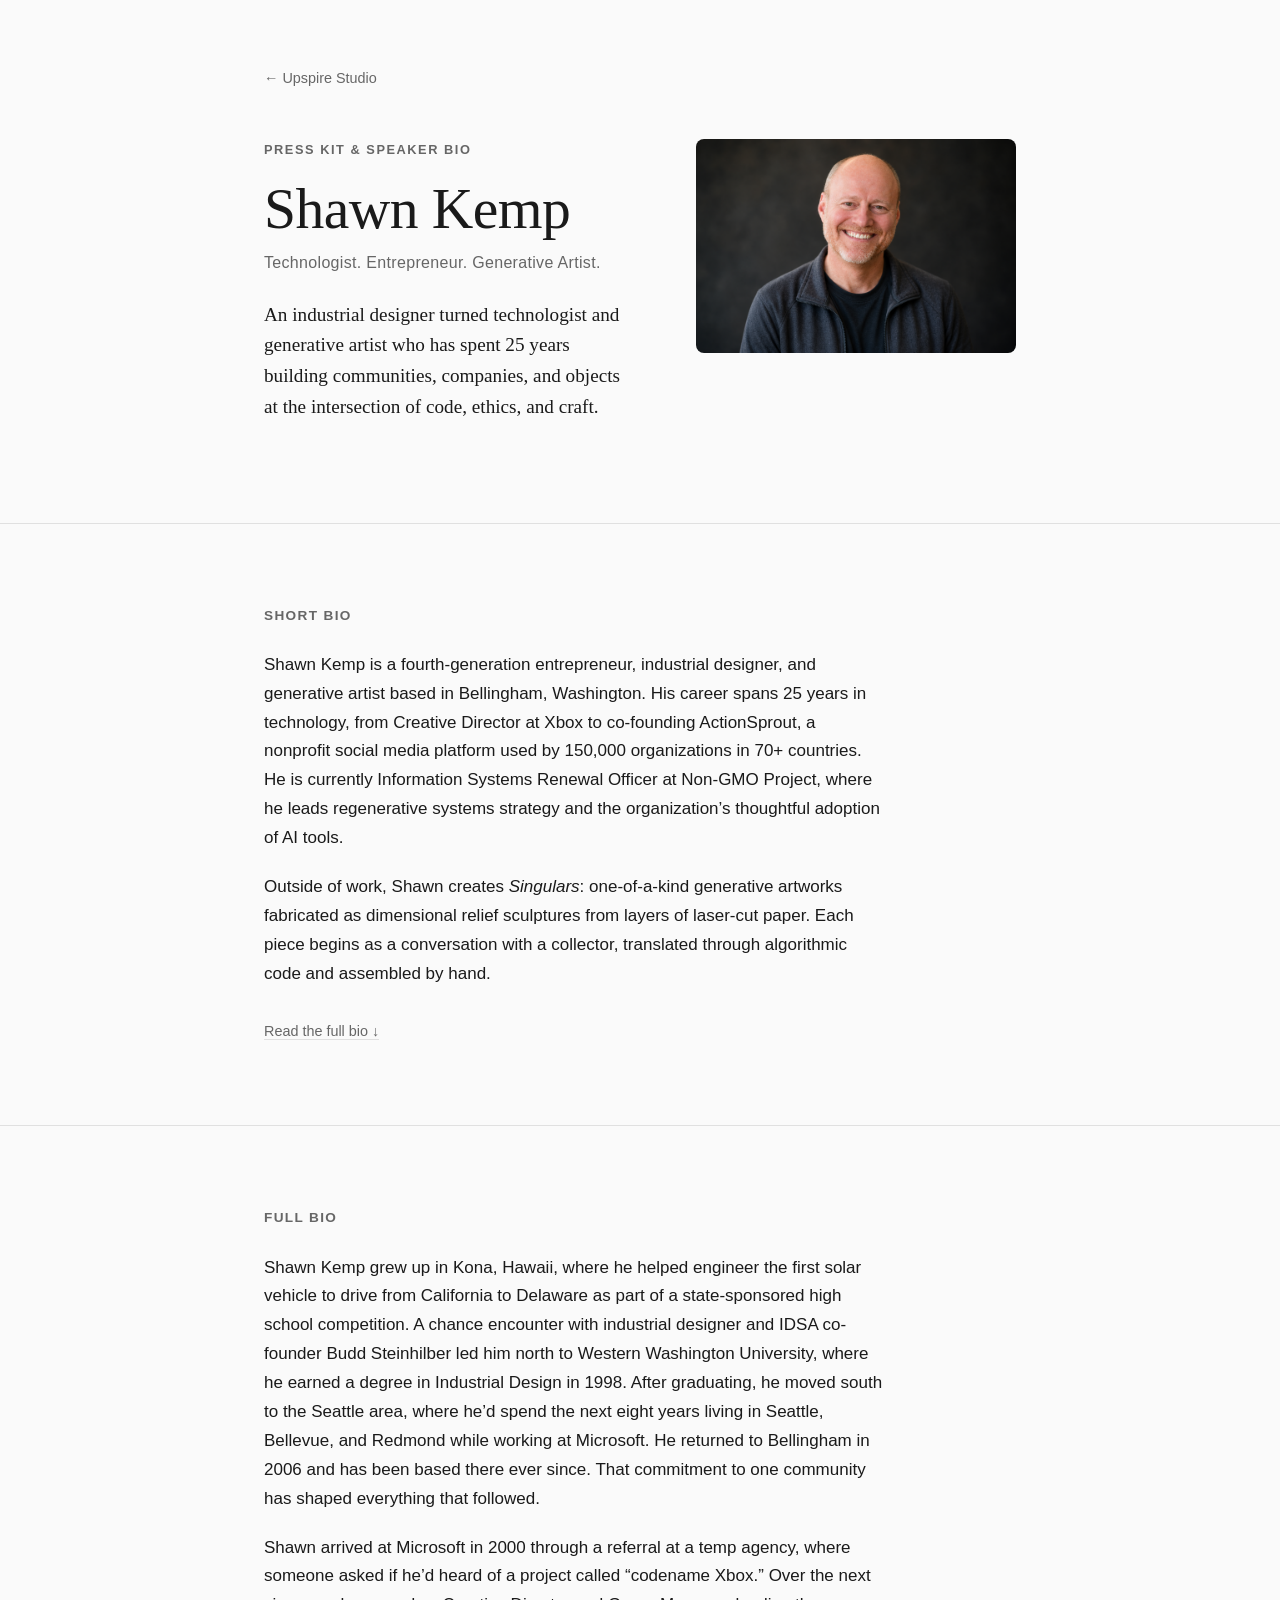
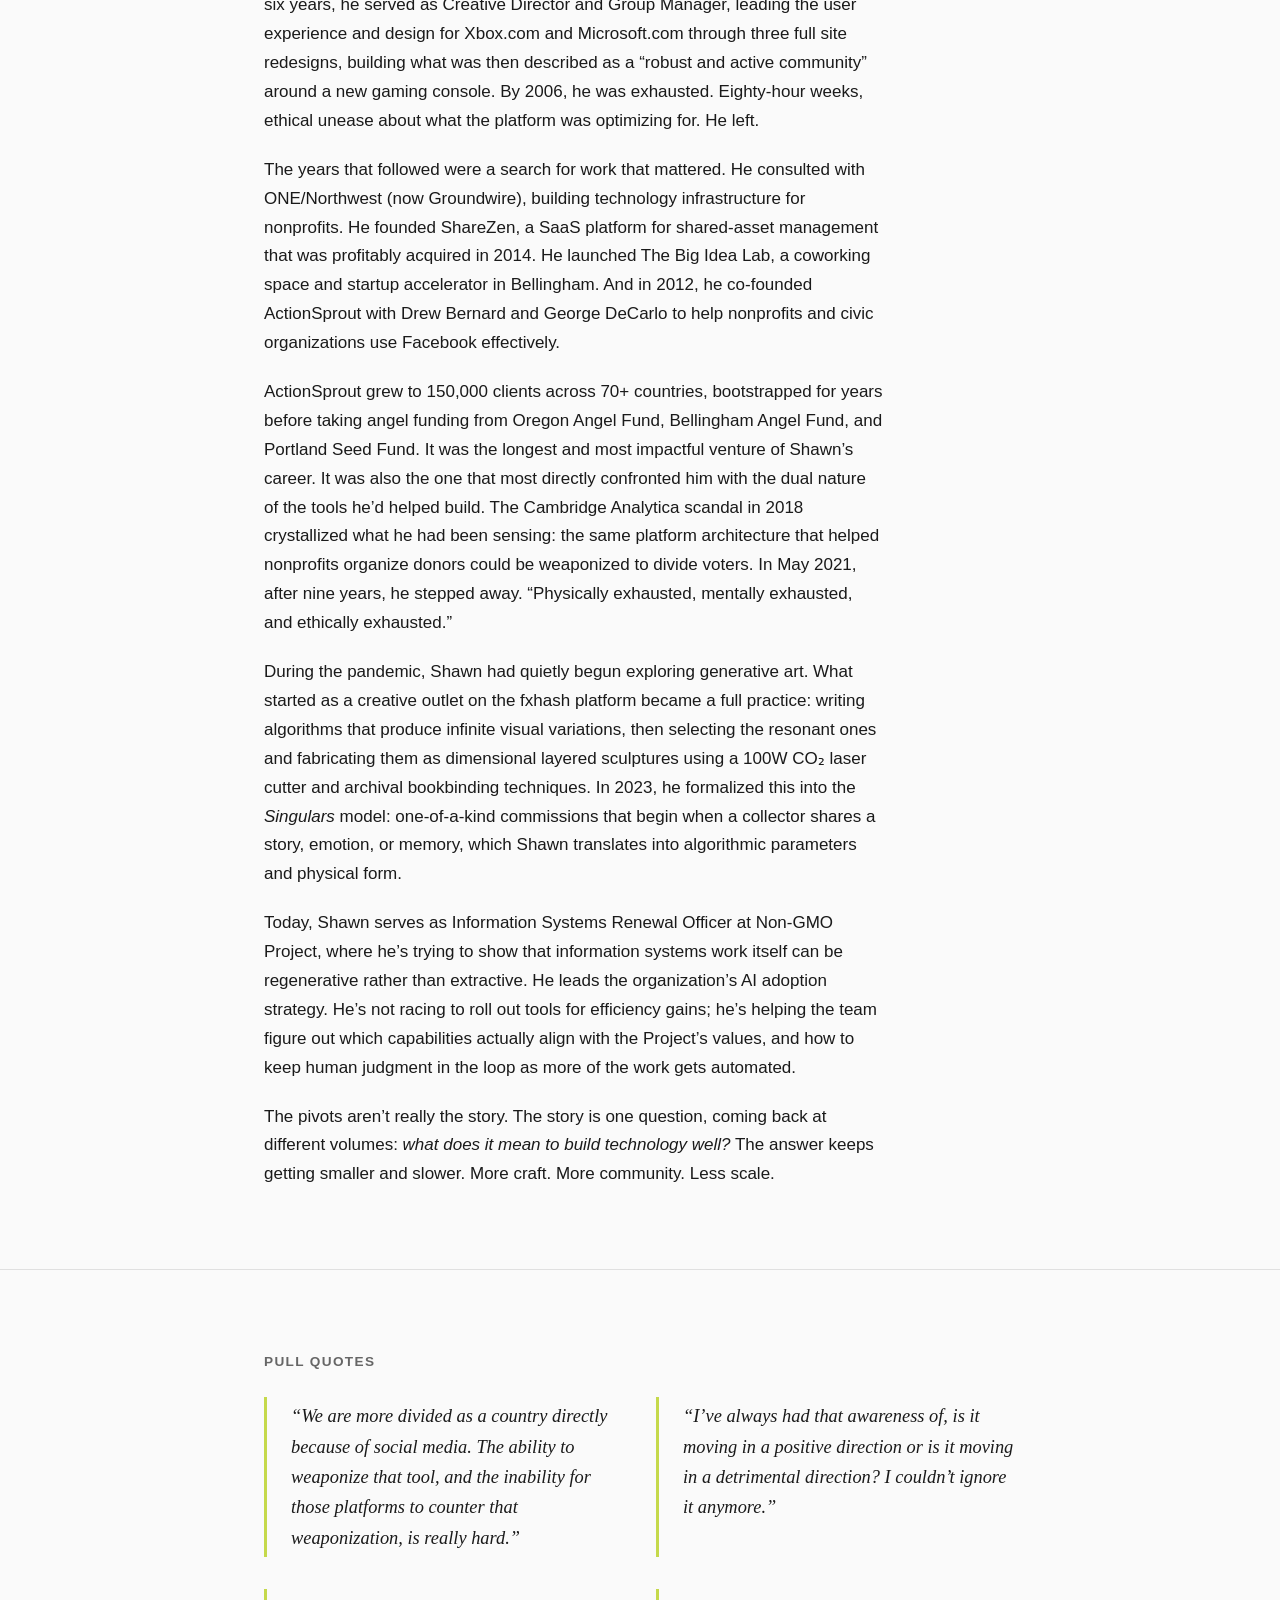
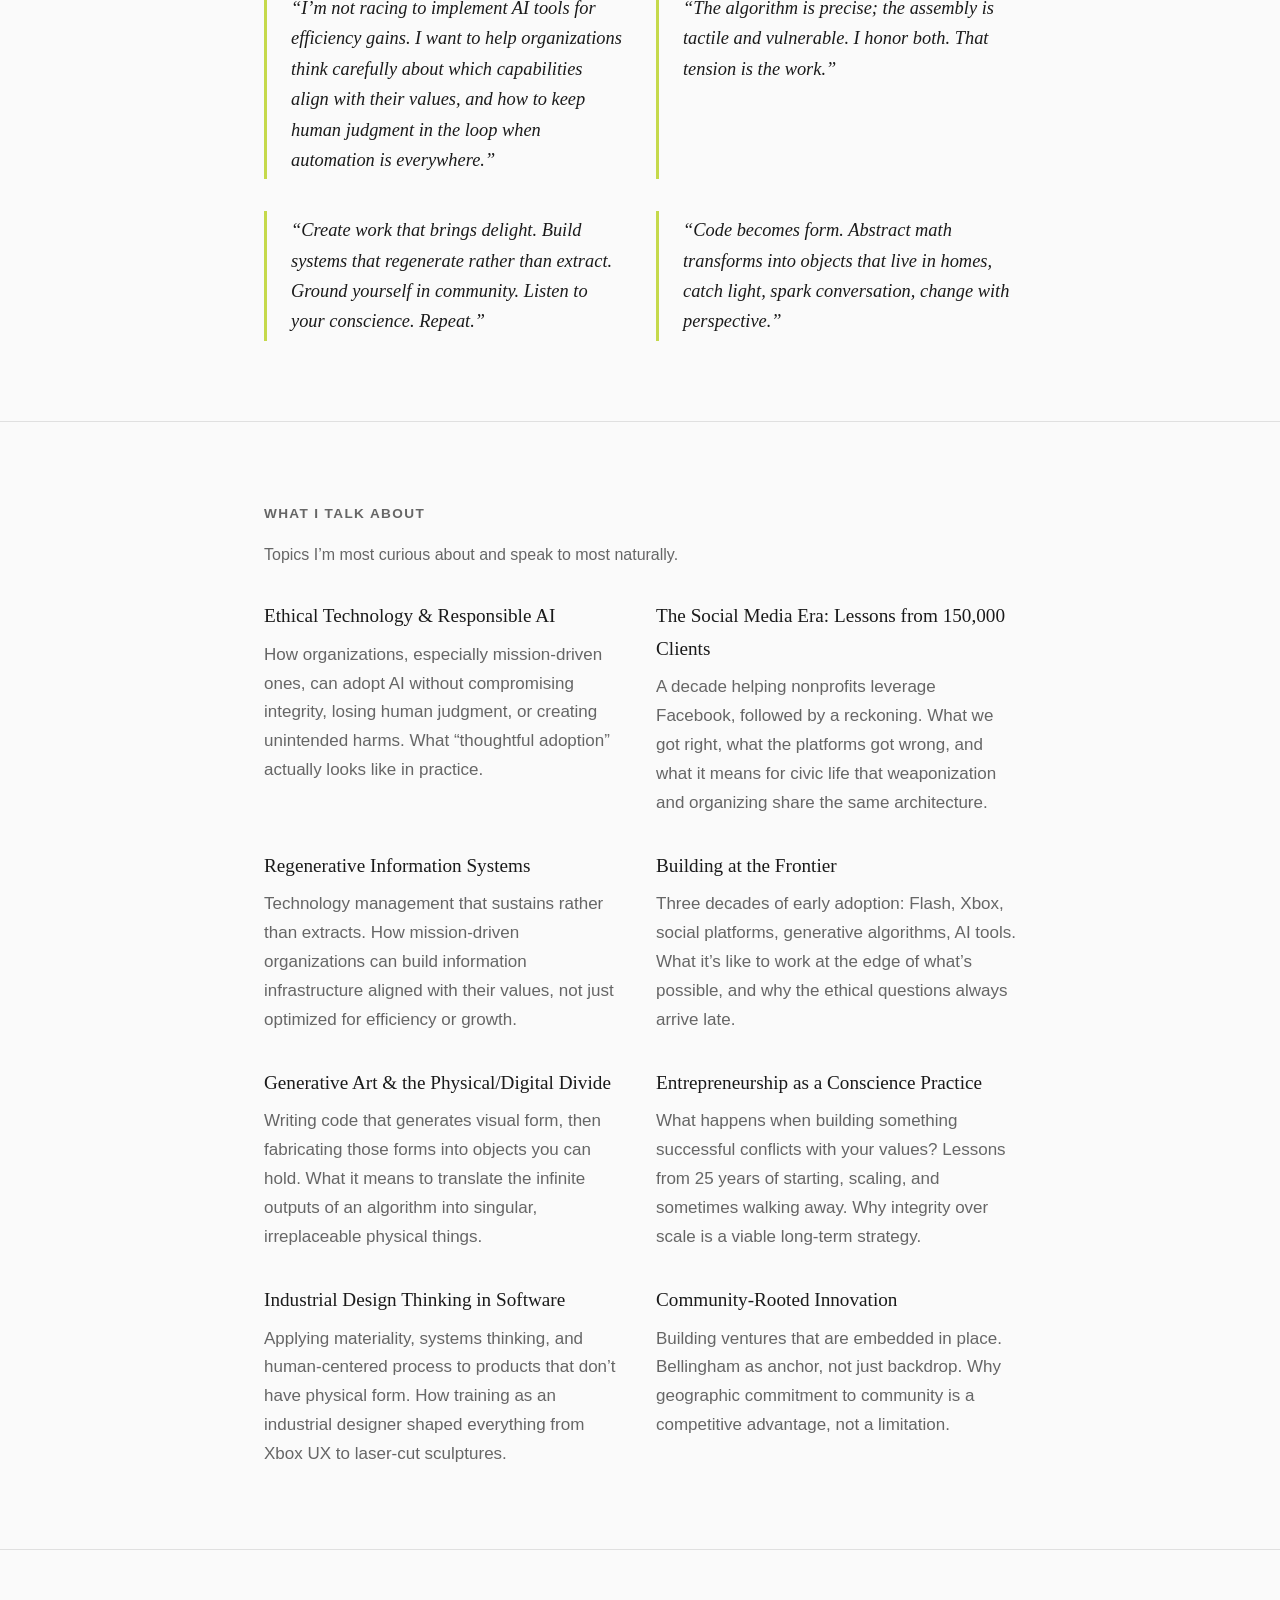
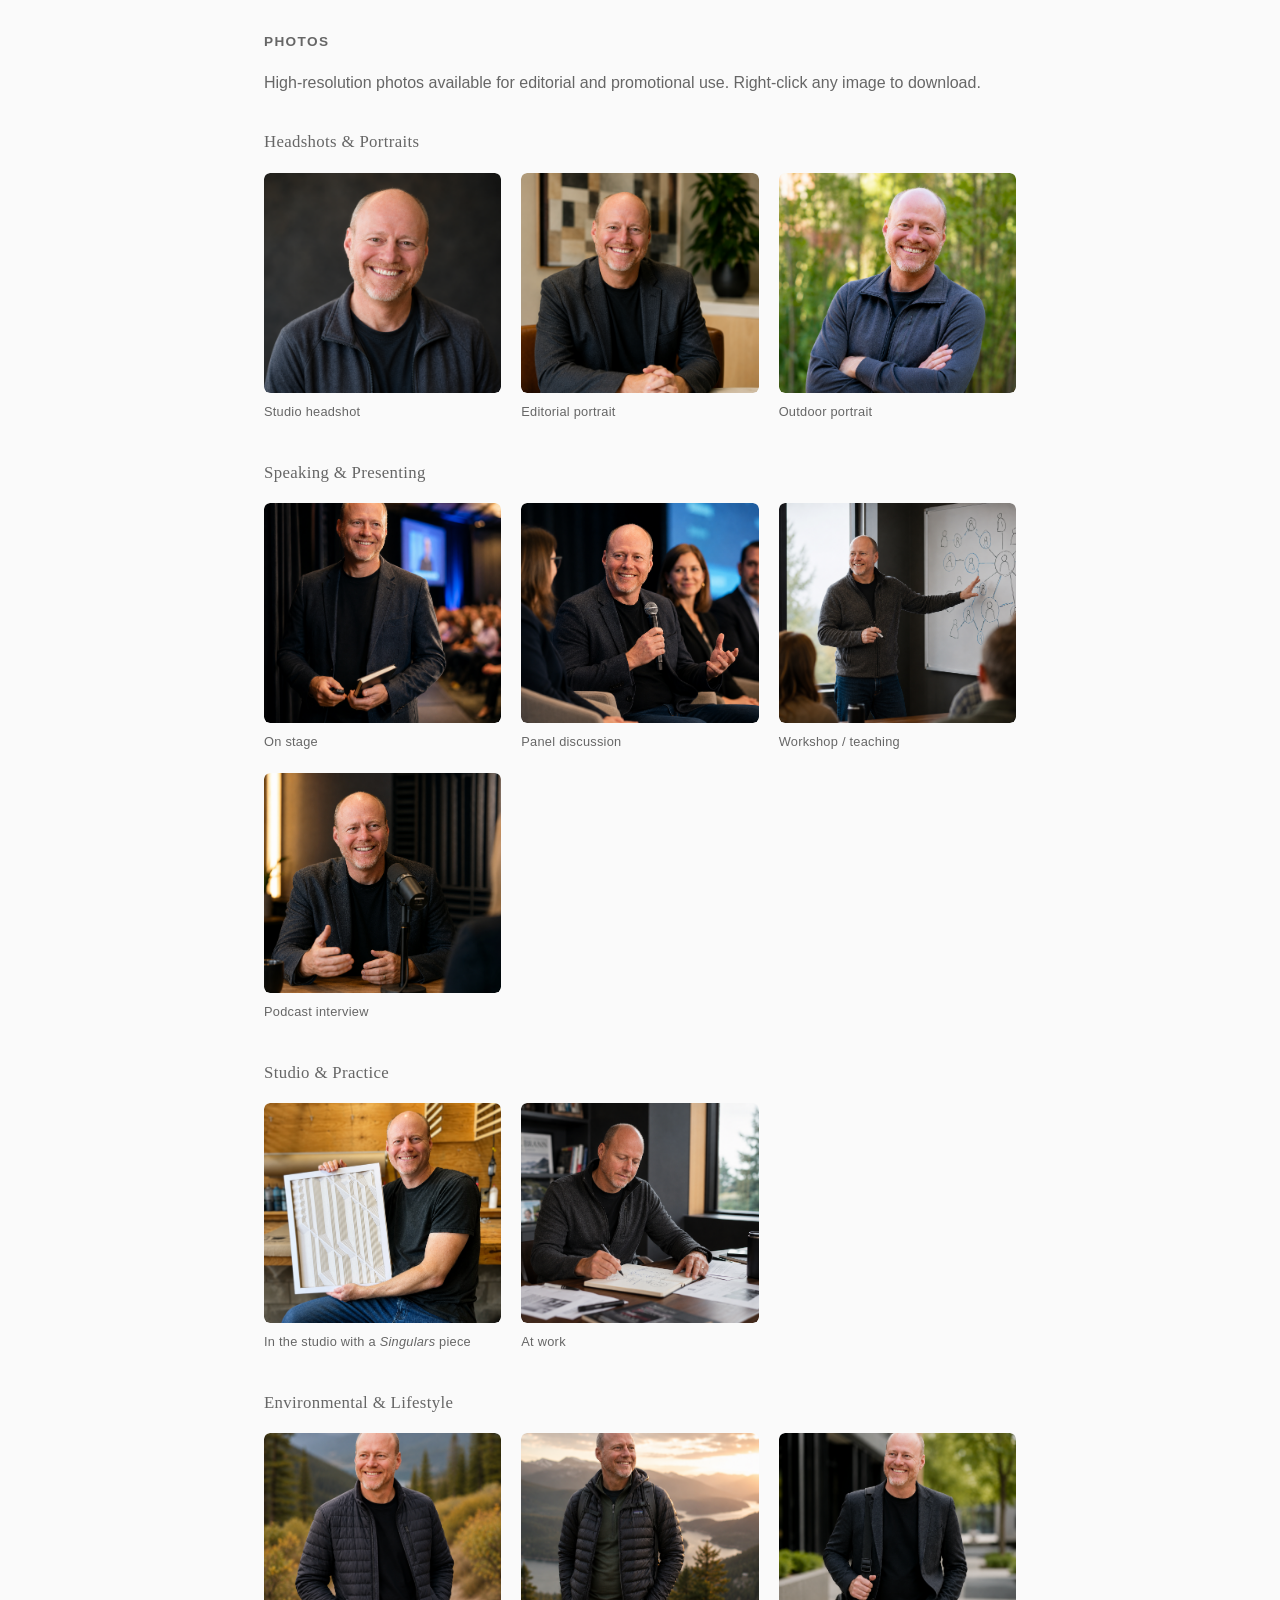
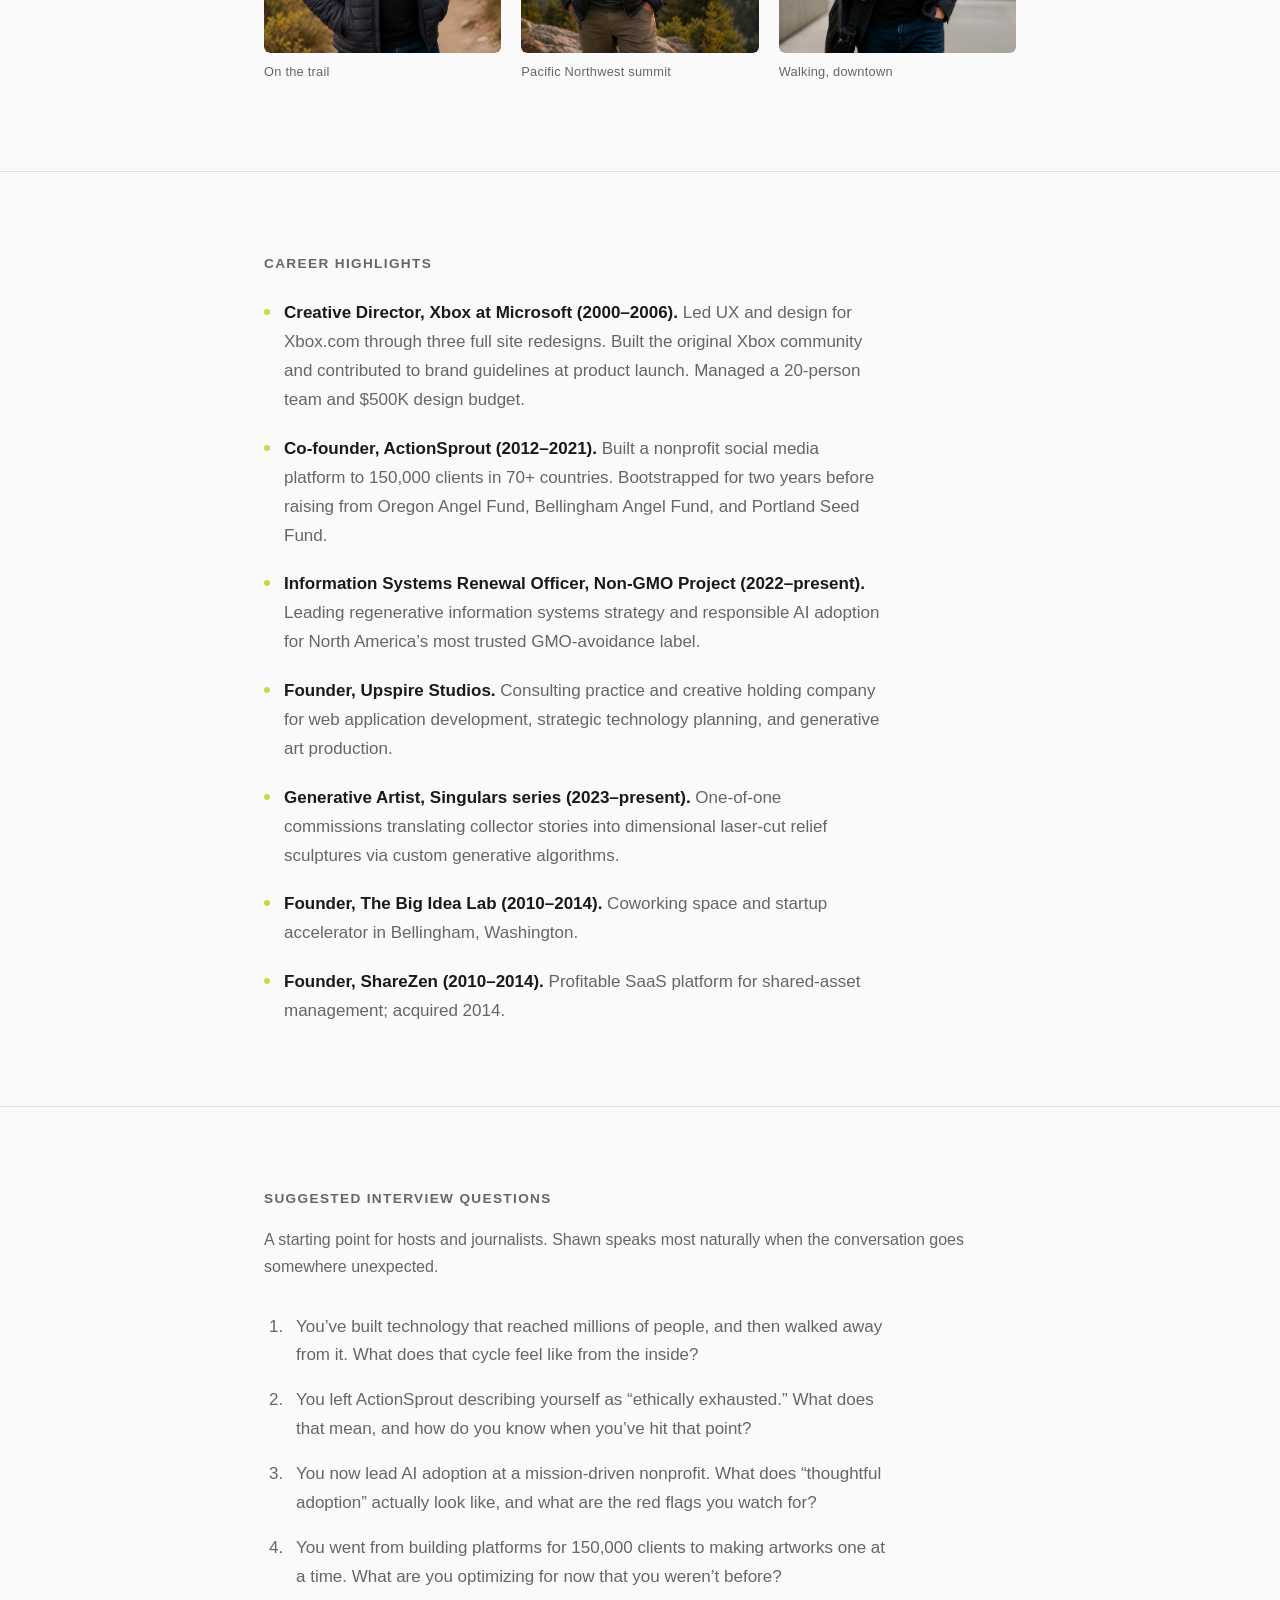
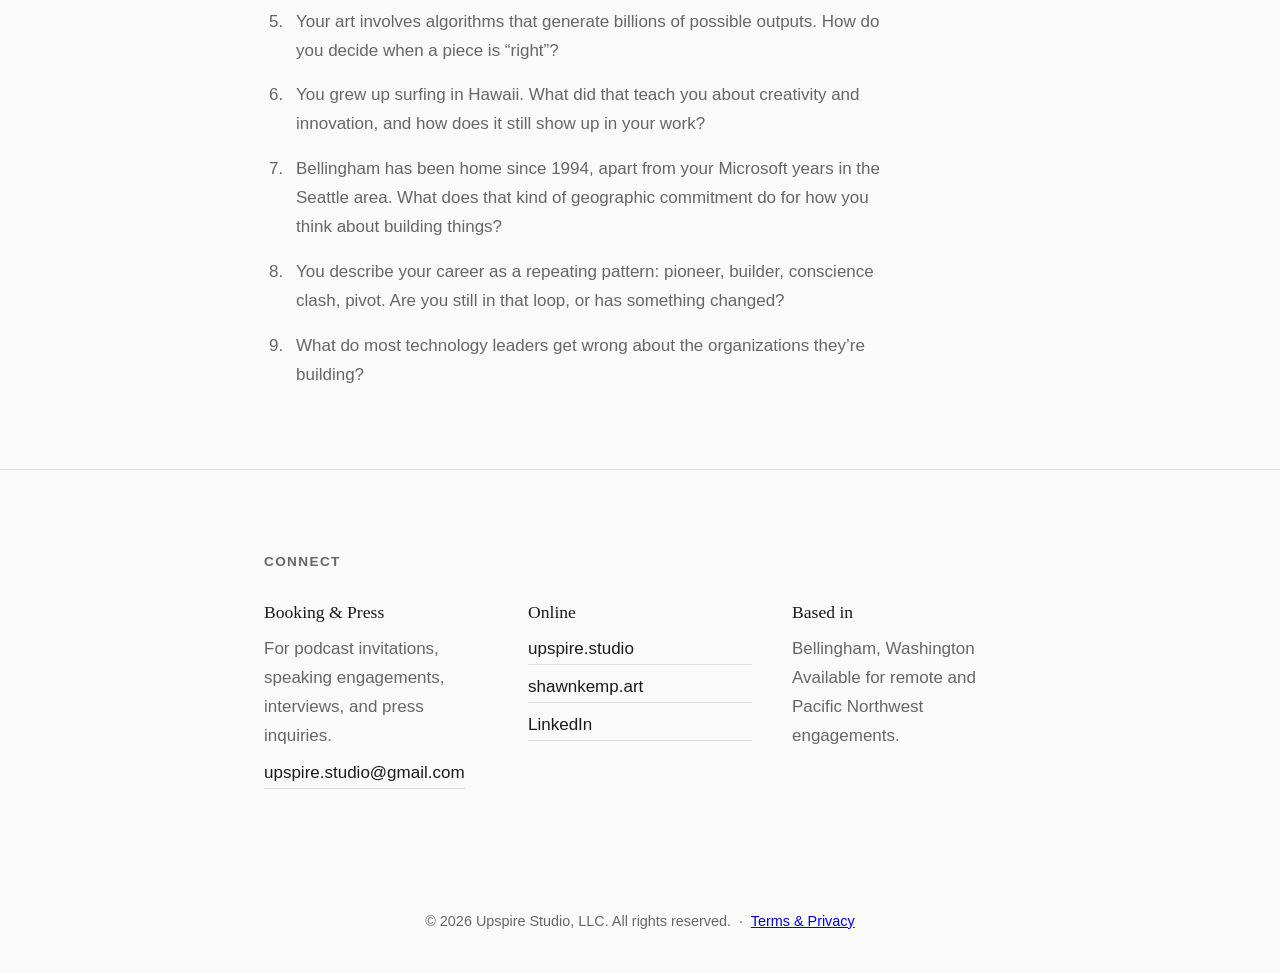
<file: bio.html>
<!DOCTYPE html>
<html lang="en">
<head>
    <meta charset="UTF-8">
    <meta name="viewport" content="width=device-width, initial-scale=1.0">
    <title>Shawn Kemp — Speaker, Technologist &amp; Generative Artist</title>
    <meta name="description" content="Bio and press kit for Shawn Kemp: industrial designer, serial entrepreneur, information systems strategist, and generative artist based in Bellingham, Washington.">

    <!-- Favicon &amp; app icons -->
    <link rel="icon" href="/favicon.svg" type="image/svg+xml">
    <link rel="icon" href="/favicon.ico" sizes="32x32">
    <link rel="icon" href="/icons/favicon-16x16.png" type="image/png" sizes="16x16">
    <link rel="icon" href="/icons/favicon-32x32.png" type="image/png" sizes="32x32">
    <link rel="apple-touch-icon" href="/apple-touch-icon.png">
    <link rel="manifest" href="/site.webmanifest">
    <meta name="theme-color" content="#1A1917">

    <!-- Open Graph / social sharing -->
    <meta property="og:type" content="profile">
    <meta property="og:url" content="https://upspire.studio/bio">
    <meta property="og:title" content="Shawn Kemp — Speaker, Technologist &amp; Generative Artist">
    <meta property="og:description" content="Bio and press kit for Shawn Kemp: industrial designer, serial entrepreneur, information systems strategist, and generative artist.">
    <meta property="og:image" content="https://upspire.studio/og-image.png">
    <meta property="og:image:width" content="1200">
    <meta property="og:image:height" content="630">
    <meta property="og:site_name" content="Upspire Studio">

    <link rel="stylesheet" href="styles.css">
    <link rel="stylesheet" href="bio.css">
</head>
<body>

    <header class="bio-header">
        <div class="container">
            <a href="/" class="back-link">← Upspire Studio</a>
            <div class="bio-intro">
                <div class="bio-intro-text">
                    <p class="bio-label">Press Kit &amp; Speaker Bio</p>
                    <h1>Shawn Kemp</h1>
                    <p class="bio-tagline">Technologist. Entrepreneur. Generative Artist.</p>
                    <p class="bio-oneliner">An industrial designer turned technologist and generative artist who has spent 25 years building communities, companies, and objects at the intersection of code, ethics, and craft.</p>
                </div>
                <div class="bio-photo-area">
                    <img src="photos/1.png" alt="Headshot of Shawn Kemp" class="bio-hero-photo" width="1536" height="1024">
                </div>
            </div>
        </div>
    </header>

    <main>

        <!-- Short Bio -->
        <section id="short-bio">
            <div class="container">
                <h2>Short Bio</h2>
                <div class="bio-content">
                    <p>Shawn Kemp is a fourth-generation entrepreneur, industrial designer, and generative artist based in Bellingham, Washington. His career spans 25 years in technology, from Creative Director at Xbox to co-founding ActionSprout, a nonprofit social media platform used by 150,000 organizations in 70+ countries. He is currently Information Systems Renewal Officer at Non-GMO Project, where he leads regenerative systems strategy and the organization’s thoughtful adoption of AI tools.</p>
                    <p>Outside of work, Shawn creates <em>Singulars</em>: one-of-a-kind generative artworks fabricated as dimensional relief sculptures from layers of laser-cut paper. Each piece begins as a conversation with a collector, translated through algorithmic code and assembled by hand.</p>
                </div>
                <div class="copy-actions">
                    <a href="#long-bio" class="copy-link">Read the full bio ↓</a>
                </div>
            </div>
        </section>

        <!-- Long Bio -->
        <section id="long-bio">
            <div class="container">
                <h2>Full Bio</h2>
                <div class="bio-content">
                    <p>Shawn Kemp grew up in Kona, Hawaii, where he helped engineer the first solar vehicle to drive from California to Delaware as part of a state-sponsored high school competition. A chance encounter with industrial designer and IDSA co-founder Budd Steinhilber led him north to Western Washington University, where he earned a degree in Industrial Design in 1998. After graduating, he moved south to the Seattle area, where he’d spend the next eight years living in Seattle, Bellevue, and Redmond while working at Microsoft. He returned to Bellingham in 2006 and has been based there ever since. That commitment to one community has shaped everything that followed.</p>

                    <p>Shawn arrived at Microsoft in 2000 through a referral at a temp agency, where someone asked if he’d heard of a project called “codename Xbox.” Over the next six years, he served as Creative Director and Group Manager, leading the user experience and design for Xbox.com and Microsoft.com through three full site redesigns, building what was then described as a “robust and active community” around a new gaming console. By 2006, he was exhausted. Eighty-hour weeks, ethical unease about what the platform was optimizing for. He left.</p>

                    <p>The years that followed were a search for work that mattered. He consulted with ONE/Northwest (now Groundwire), building technology infrastructure for nonprofits. He founded ShareZen, a SaaS platform for shared-asset management that was profitably acquired in 2014. He launched The Big Idea Lab, a coworking space and startup accelerator in Bellingham. And in 2012, he co-founded ActionSprout with Drew Bernard and George DeCarlo to help nonprofits and civic organizations use Facebook effectively.</p>

                    <p>ActionSprout grew to 150,000 clients across 70+ countries, bootstrapped for years before taking angel funding from Oregon Angel Fund, Bellingham Angel Fund, and Portland Seed Fund. It was the longest and most impactful venture of Shawn’s career. It was also the one that most directly confronted him with the dual nature of the tools he’d helped build. The Cambridge Analytica scandal in 2018 crystallized what he had been sensing: the same platform architecture that helped nonprofits organize donors could be weaponized to divide voters. In May 2021, after nine years, he stepped away. “Physically exhausted, mentally exhausted, and ethically exhausted.”</p>

                    <p>During the pandemic, Shawn had quietly begun exploring generative art. What started as a creative outlet on the fxhash platform became a full practice: writing algorithms that produce infinite visual variations, then selecting the resonant ones and fabricating them as dimensional layered sculptures using a 100W CO₂ laser cutter and archival bookbinding techniques. In 2023, he formalized this into the <em>Singulars</em> model: one-of-a-kind commissions that begin when a collector shares a story, emotion, or memory, which Shawn translates into algorithmic parameters and physical form.</p>

                    <p>Today, Shawn serves as Information Systems Renewal Officer at Non-GMO Project, where he’s trying to show that information systems work itself can be regenerative rather than extractive. He leads the organization’s AI adoption strategy. He’s not racing to roll out tools for efficiency gains; he’s helping the team figure out which capabilities actually align with the Project’s values, and how to keep human judgment in the loop as more of the work gets automated.</p>

                    <p>The pivots aren’t really the story. The story is one question, coming back at different volumes: <em>what does it mean to build technology well?</em> The answer keeps getting smaller and slower. More craft. More community. Less scale.</p>
                </div>
            </div>
        </section>

        <!-- Pull Quotes -->
        <section id="quotes">
            <div class="container">
                <h2>Pull Quotes</h2>
                <div class="quotes-grid">
                    <blockquote class="pull-quote">
                        <p>“We are more divided as a country directly because of social media. The ability to weaponize that tool, and the inability for those platforms to counter that weaponization, is really hard.”</p>
                    </blockquote>
                    <blockquote class="pull-quote">
                        <p>“I’ve always had that awareness of, is it moving in a positive direction or is it moving in a detrimental direction? I couldn’t ignore it anymore.”</p>
                    </blockquote>
                    <blockquote class="pull-quote">
                        <p>“I’m not racing to implement AI tools for efficiency gains. I want to help organizations think carefully about which capabilities align with their values, and how to keep human judgment in the loop when automation is everywhere.”</p>
                    </blockquote>
                    <blockquote class="pull-quote">
                        <p>“The algorithm is precise; the assembly is tactile and vulnerable. I honor both. That tension is the work.”</p>
                    </blockquote>
                    <blockquote class="pull-quote">
                        <p>“Create work that brings delight. Build systems that regenerate rather than extract. Ground yourself in community. Listen to your conscience. Repeat.”</p>
                    </blockquote>
                    <blockquote class="pull-quote">
                        <p>“Code becomes form. Abstract math transforms into objects that live in homes, catch light, spark conversation, change with perspective.”</p>
                    </blockquote>
                </div>
            </div>
        </section>

        <!-- Topics -->
        <section id="topics">
            <div class="container">
                <h2>What I Talk About</h2>
                <p class="section-intro">Topics I’m most curious about and speak to most naturally.</p>
                <div class="topics-grid">
                    <div class="topic-item">
                        <h3>Ethical Technology &amp; Responsible AI</h3>
                        <p>How organizations, especially mission-driven ones, can adopt AI without compromising integrity, losing human judgment, or creating unintended harms. What “thoughtful adoption” actually looks like in practice.</p>
                    </div>
                    <div class="topic-item">
                        <h3>The Social Media Era: Lessons from 150,000 Clients</h3>
                        <p>A decade helping nonprofits leverage Facebook, followed by a reckoning. What we got right, what the platforms got wrong, and what it means for civic life that weaponization and organizing share the same architecture.</p>
                    </div>
                    <div class="topic-item">
                        <h3>Regenerative Information Systems</h3>
                        <p>Technology management that sustains rather than extracts. How mission-driven organizations can build information infrastructure aligned with their values, not just optimized for efficiency or growth.</p>
                    </div>
                    <div class="topic-item">
                        <h3>Building at the Frontier</h3>
                        <p>Three decades of early adoption: Flash, Xbox, social platforms, generative algorithms, AI tools. What it’s like to work at the edge of what’s possible, and why the ethical questions always arrive late.</p>
                    </div>
                    <div class="topic-item">
                        <h3>Generative Art &amp; the Physical/Digital Divide</h3>
                        <p>Writing code that generates visual form, then fabricating those forms into objects you can hold. What it means to translate the infinite outputs of an algorithm into singular, irreplaceable physical things.</p>
                    </div>
                    <div class="topic-item">
                        <h3>Entrepreneurship as a Conscience Practice</h3>
                        <p>What happens when building something successful conflicts with your values? Lessons from 25 years of starting, scaling, and sometimes walking away. Why integrity over scale is a viable long-term strategy.</p>
                    </div>
                    <div class="topic-item">
                        <h3>Industrial Design Thinking in Software</h3>
                        <p>Applying materiality, systems thinking, and human-centered process to products that don’t have physical form. How training as an industrial designer shaped everything from Xbox UX to laser-cut sculptures.</p>
                    </div>
                    <div class="topic-item">
                        <h3>Community-Rooted Innovation</h3>
                        <p>Building ventures that are embedded in place. Bellingham as anchor, not just backdrop. Why geographic commitment to community is a competitive advantage, not a limitation.</p>
                    </div>
                </div>
            </div>
        </section>

        <!-- Photos -->
        <section id="photos">
            <div class="container">
                <h2>Photos</h2>
                <p class="section-intro">High-resolution photos available for editorial and promotional use. Right-click any image to download.</p>

                <h3 class="photos-subhead">Headshots &amp; Portraits</h3>
                <div class="photos-grid">
                    <figure class="bio-photo-figure">
                        <a href="photos/1.png" target="_blank" rel="noopener">
                            <img src="photos/1.png" alt="Studio headshot of Shawn Kemp on a dark background" class="bio-photo" loading="lazy">
                        </a>
                        <figcaption>Studio headshot</figcaption>
                    </figure>
                    <figure class="bio-photo-figure">
                        <a href="photos/2.png" target="_blank" rel="noopener">
                            <img src="photos/2.png" alt="Shawn Kemp seated, wearing a blazer" class="bio-photo" loading="lazy">
                        </a>
                        <figcaption>Editorial portrait</figcaption>
                    </figure>
                    <figure class="bio-photo-figure">
                        <a href="photos/3.png" target="_blank" rel="noopener">
                            <img src="photos/3.png" alt="Shawn Kemp outdoors among aspens" class="bio-photo" loading="lazy">
                        </a>
                        <figcaption>Outdoor portrait</figcaption>
                    </figure>
                </div>

                <h3 class="photos-subhead">Speaking &amp; Presenting</h3>
                <div class="photos-grid">
                    <figure class="bio-photo-figure">
                        <a href="photos/7.png" target="_blank" rel="noopener">
                            <img src="photos/7.png" alt="Shawn Kemp on stage at a speaking engagement" class="bio-photo" loading="lazy">
                        </a>
                        <figcaption>On stage</figcaption>
                    </figure>
                    <figure class="bio-photo-figure">
                        <a href="photos/11.png" target="_blank" rel="noopener">
                            <img src="photos/11.png" alt="Shawn Kemp speaking on a panel" class="bio-photo" loading="lazy">
                        </a>
                        <figcaption>Panel discussion</figcaption>
                    </figure>
                    <figure class="bio-photo-figure">
                        <a href="photos/6.png" target="_blank" rel="noopener">
                            <img src="photos/6.png" alt="Shawn Kemp teaching at a whiteboard" class="bio-photo" loading="lazy">
                        </a>
                        <figcaption>Workshop / teaching</figcaption>
                    </figure>
                    <figure class="bio-photo-figure">
                        <a href="photos/8.png" target="_blank" rel="noopener">
                            <img src="photos/8.png" alt="Shawn Kemp during a podcast interview" class="bio-photo" loading="lazy">
                        </a>
                        <figcaption>Podcast interview</figcaption>
                    </figure>
                </div>

                <h3 class="photos-subhead">Studio &amp; Practice</h3>
                <div class="photos-grid">
                    <figure class="bio-photo-figure">
                        <a href="photos/4.png" target="_blank" rel="noopener">
                            <img src="photos/4.png" alt="Shawn Kemp in his studio holding a Singulars relief sculpture" class="bio-photo" loading="lazy">
                        </a>
                        <figcaption>In the studio with a <em>Singulars</em> piece</figcaption>
                    </figure>
                    <figure class="bio-photo-figure">
                        <a href="photos/12.png" target="_blank" rel="noopener">
                            <img src="photos/12.png" alt="Shawn Kemp sketching at his desk" class="bio-photo" loading="lazy">
                        </a>
                        <figcaption>At work</figcaption>
                    </figure>
                </div>

                <h3 class="photos-subhead">Environmental &amp; Lifestyle</h3>
                <div class="photos-grid">
                    <figure class="bio-photo-figure">
                        <a href="photos/5.png" target="_blank" rel="noopener">
                            <img src="photos/5.png" alt="Shawn Kemp on a mountain trail" class="bio-photo" loading="lazy">
                        </a>
                        <figcaption>On the trail</figcaption>
                    </figure>
                    <figure class="bio-photo-figure">
                        <a href="photos/9.png" target="_blank" rel="noopener">
                            <img src="photos/9.png" alt="Shawn Kemp on a Pacific Northwest summit at golden hour" class="bio-photo" loading="lazy">
                        </a>
                        <figcaption>Pacific Northwest summit</figcaption>
                    </figure>
                    <figure class="bio-photo-figure">
                        <a href="photos/10.png" target="_blank" rel="noopener">
                            <img src="photos/10.png" alt="Shawn Kemp walking with a messenger bag" class="bio-photo" loading="lazy">
                        </a>
                        <figcaption>Walking, downtown</figcaption>
                    </figure>
                </div>
            </div>
        </section>

        <!-- Career Highlights -->
        <section id="highlights">
            <div class="container">
                <h2>Career Highlights</h2>
                <ul class="highlights-list">
                    <li><strong>Creative Director, Xbox at Microsoft (2000–2006).</strong> Led UX and design for Xbox.com through three full site redesigns. Built the original Xbox community and contributed to brand guidelines at product launch. Managed a 20-person team and $500K design budget.</li>
                    <li><strong>Co-founder, ActionSprout (2012–2021).</strong> Built a nonprofit social media platform to 150,000 clients in 70+ countries. Bootstrapped for two years before raising from Oregon Angel Fund, Bellingham Angel Fund, and Portland Seed Fund.</li>
                    <li><strong>Information Systems Renewal Officer, Non-GMO Project (2022–present).</strong> Leading regenerative information systems strategy and responsible AI adoption for North America’s most trusted GMO-avoidance label.</li>
                    <li><strong>Founder, Upspire Studios.</strong> Consulting practice and creative holding company for web application development, strategic technology planning, and generative art production.</li>
                    <li><strong>Generative Artist, Singulars series (2023–present).</strong> One-of-one commissions translating collector stories into dimensional laser-cut relief sculptures via custom generative algorithms.</li>
                    <li><strong>Founder, The Big Idea Lab (2010–2014).</strong> Coworking space and startup accelerator in Bellingham, Washington.</li>
                    <li><strong>Founder, ShareZen (2010–2014).</strong> Profitable SaaS platform for shared-asset management; acquired 2014.</li>
                </ul>
            </div>
        </section>

        <!-- Suggested Interview Questions -->
        <section id="interview-questions">
            <div class="container">
                <h2>Suggested Interview Questions</h2>
                <p class="section-intro">A starting point for hosts and journalists. Shawn speaks most naturally when the conversation goes somewhere unexpected.</p>
                <ol class="questions-list">
                    <li>You’ve built technology that reached millions of people, and then walked away from it. What does that cycle feel like from the inside?</li>
                    <li>You left ActionSprout describing yourself as “ethically exhausted.” What does that mean, and how do you know when you’ve hit that point?</li>
                    <li>You now lead AI adoption at a mission-driven nonprofit. What does “thoughtful adoption” actually look like, and what are the red flags you watch for?</li>
                    <li>You went from building platforms for 150,000 clients to making artworks one at a time. What are you optimizing for now that you weren’t before?</li>
                    <li>Your art involves algorithms that generate billions of possible outputs. How do you decide when a piece is “right”?</li>
                    <li>You grew up surfing in Hawaii. What did that teach you about creativity and innovation, and how does it still show up in your work?</li>
                    <li>Bellingham has been home since 1994, apart from your Microsoft years in the Seattle area. What does that kind of geographic commitment do for how you think about building things?</li>
                    <li>You describe your career as a repeating pattern: pioneer, builder, conscience clash, pivot. Are you still in that loop, or has something changed?</li>
                    <li>What do most technology leaders get wrong about the organizations they’re building?</li>
                </ol>
            </div>
        </section>

        <!-- Connect -->
        <section id="connect">
            <div class="container">
                <h2>Connect</h2>
                <div class="connect-grid">
                    <div class="connect-item">
                        <h3>Booking &amp; Press</h3>
                        <p>For podcast invitations, speaking engagements, interviews, and press inquiries.</p>
                        <a href="mailto:upspire.studio@gmail.com">upspire.studio@gmail.com</a>
                    </div>
                    <div class="connect-item">
                        <h3>Online</h3>
                        <div class="connect-links">
                            <a href="https://upspire.studio/" target="_blank" rel="noopener">upspire.studio</a>
                            <a href="https://shawnkemp.art/" target="_blank" rel="noopener">shawnkemp.art</a>
                            <a href="https://www.linkedin.com/in/shawn-kemp/" target="_blank" rel="noopener">LinkedIn</a>
                        </div>
                    </div>
                    <div class="connect-item">
                        <h3>Based in</h3>
                        <p>Bellingham, Washington<br>Available for remote and Pacific Northwest engagements.</p>
                    </div>
                </div>
            </div>
        </section>

    </main>

    <footer>
        <div class="container">
            <p>&copy; 2026 Upspire Studio, LLC. All rights reserved. &nbsp;&middot;&nbsp; <a href="/legal.html">Terms &amp; Privacy</a></p>
        </div>
    </footer>

</body>
</html>
</file>
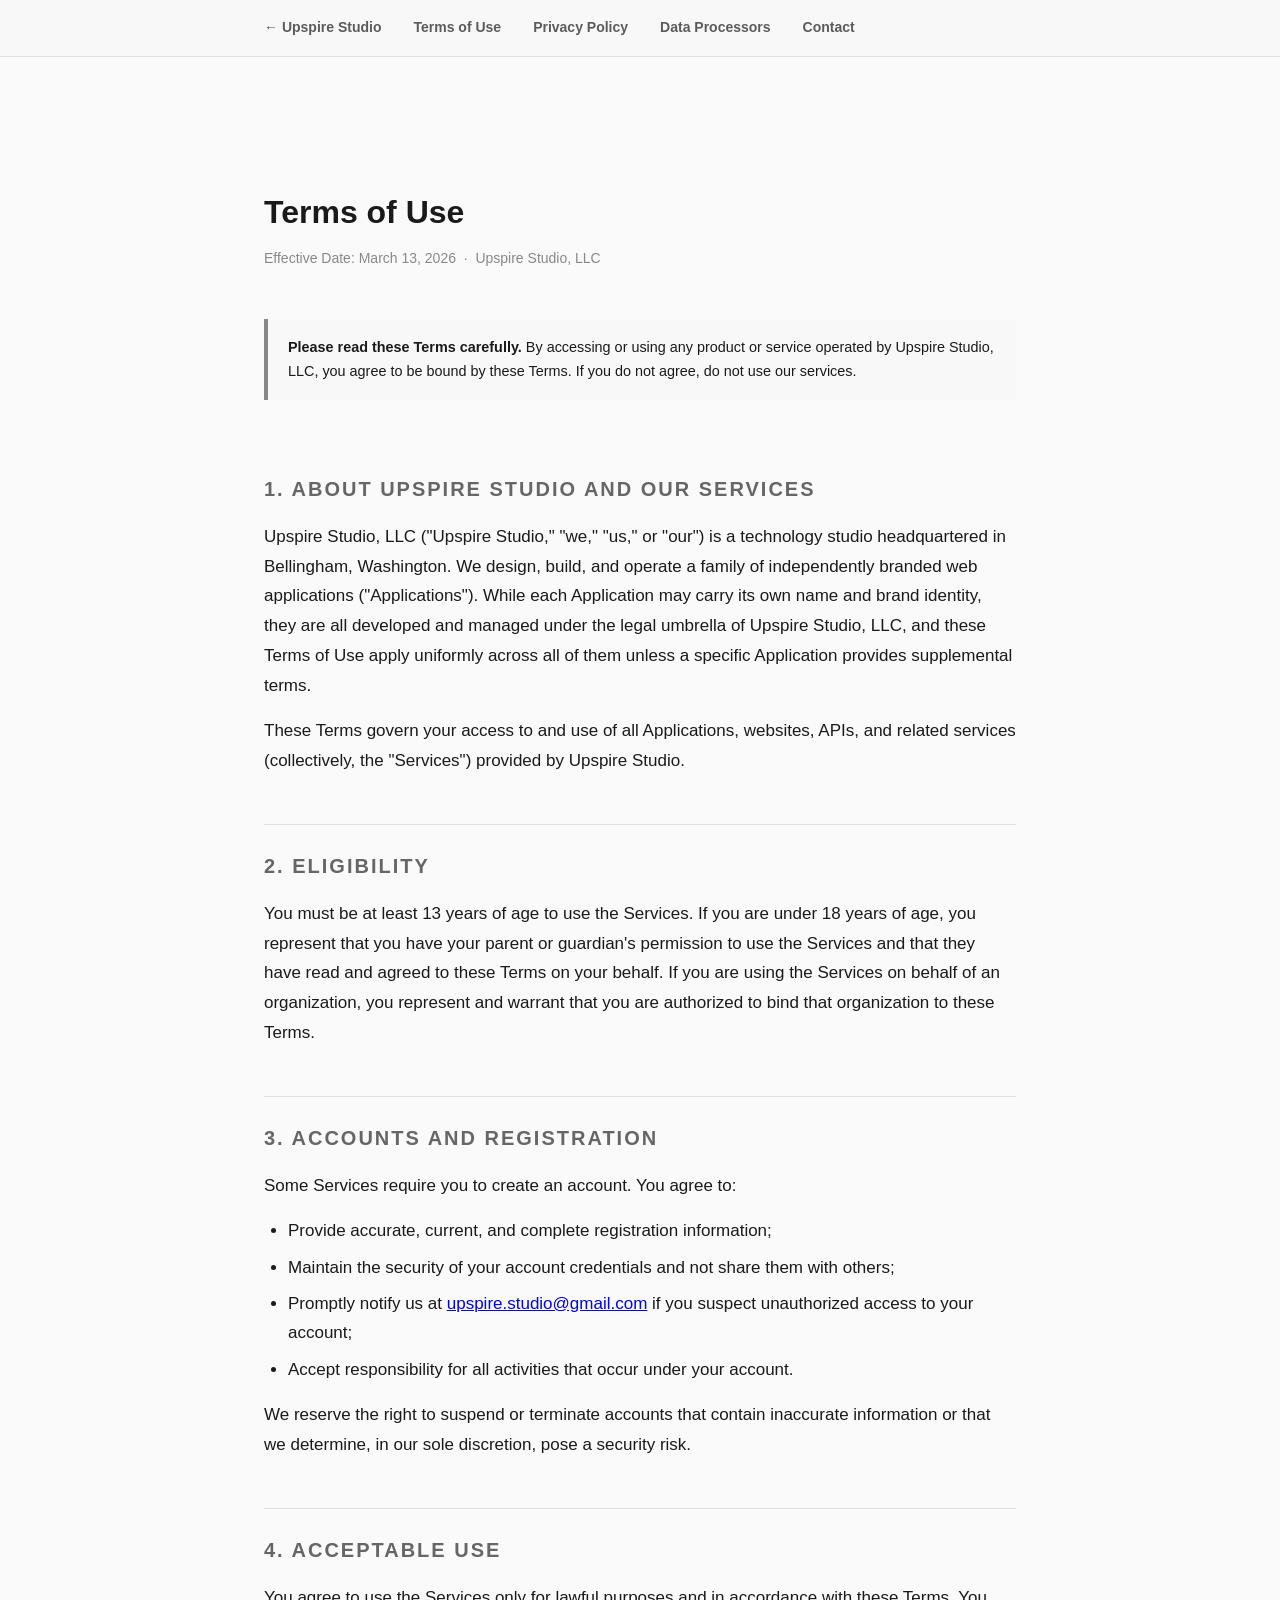
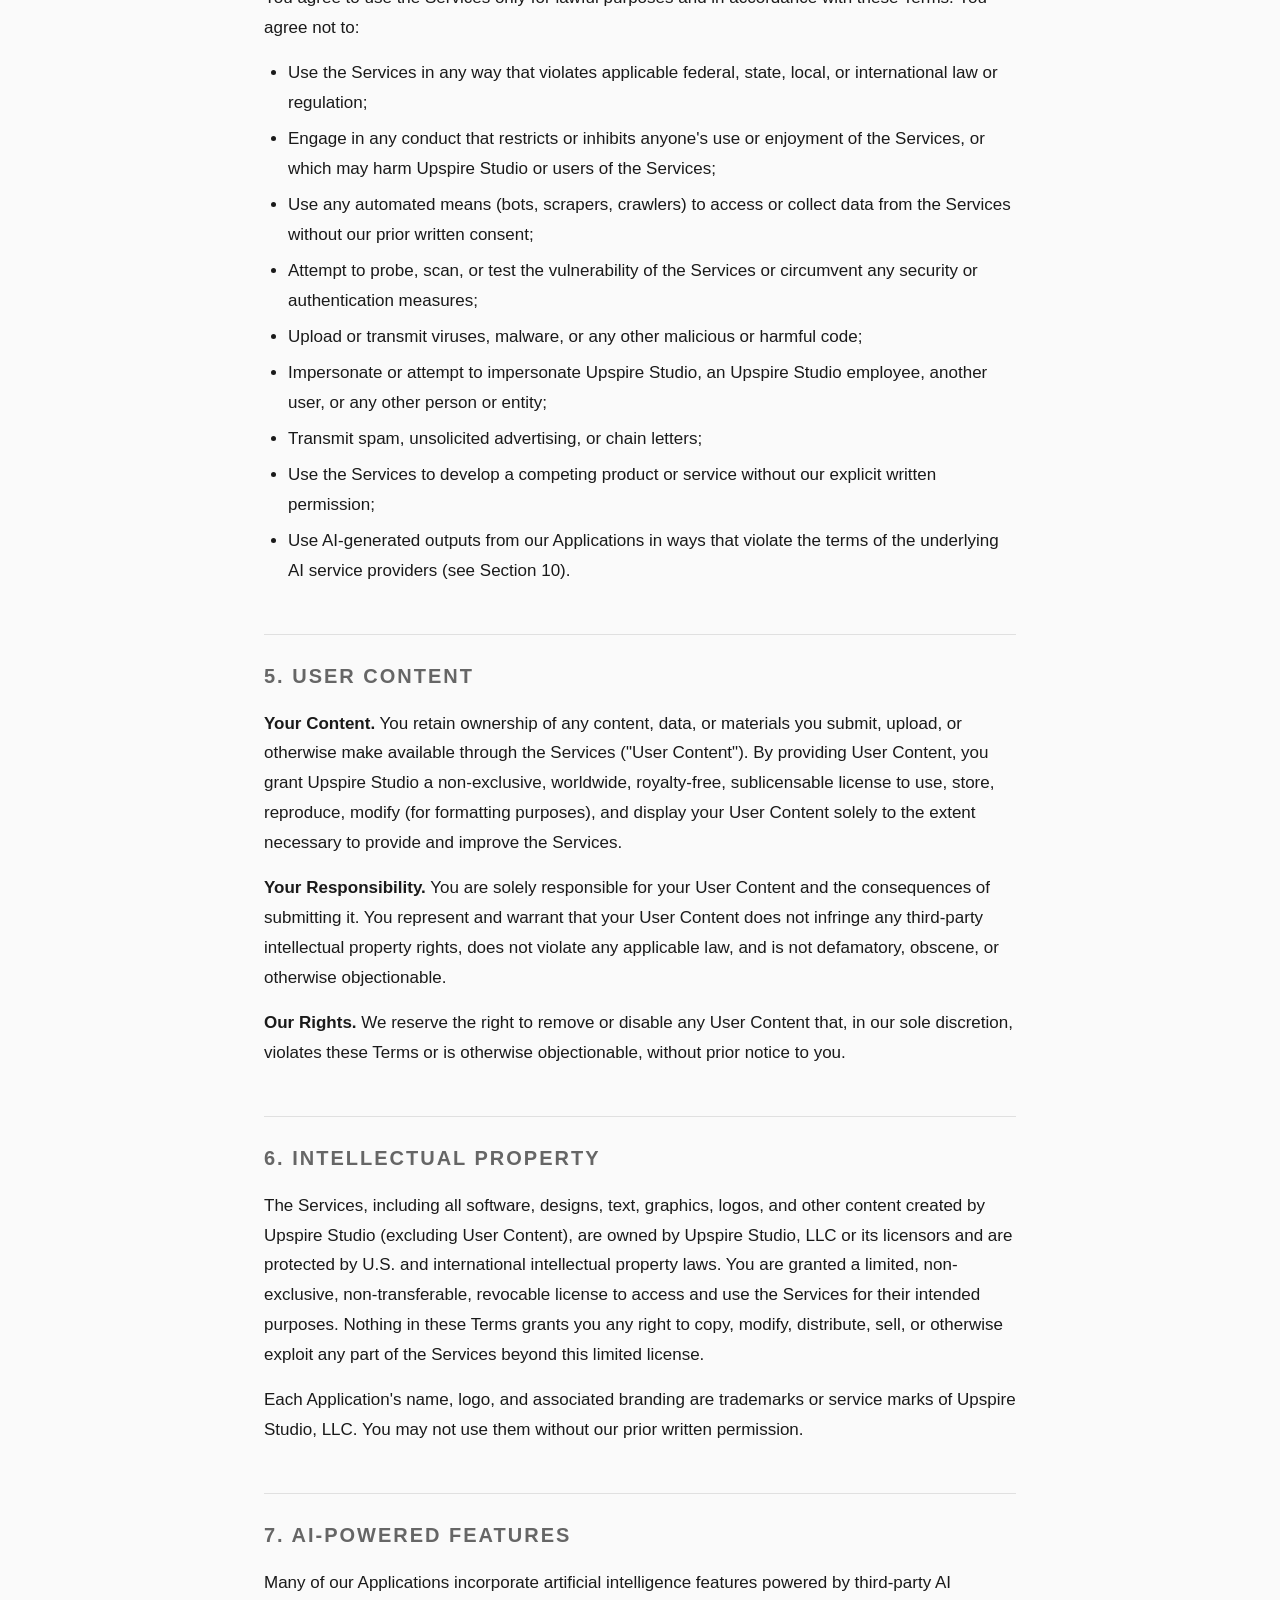
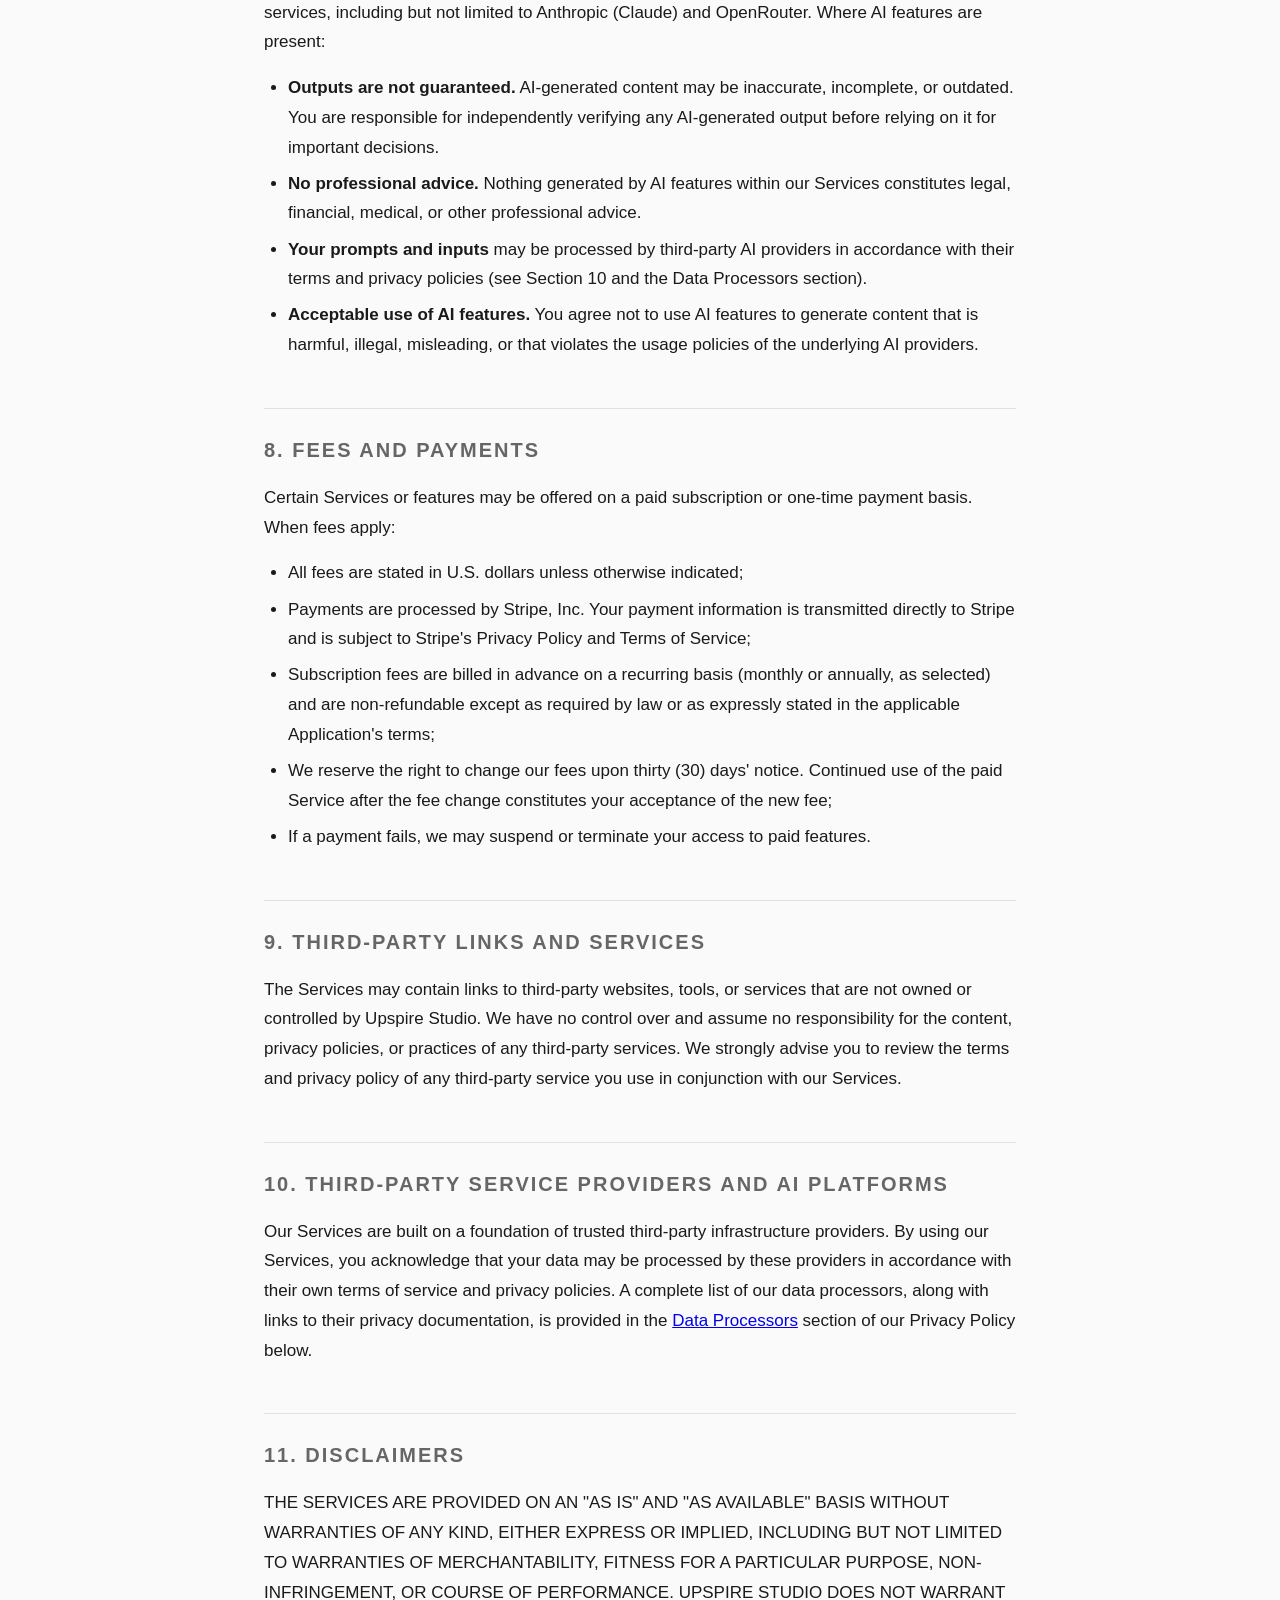
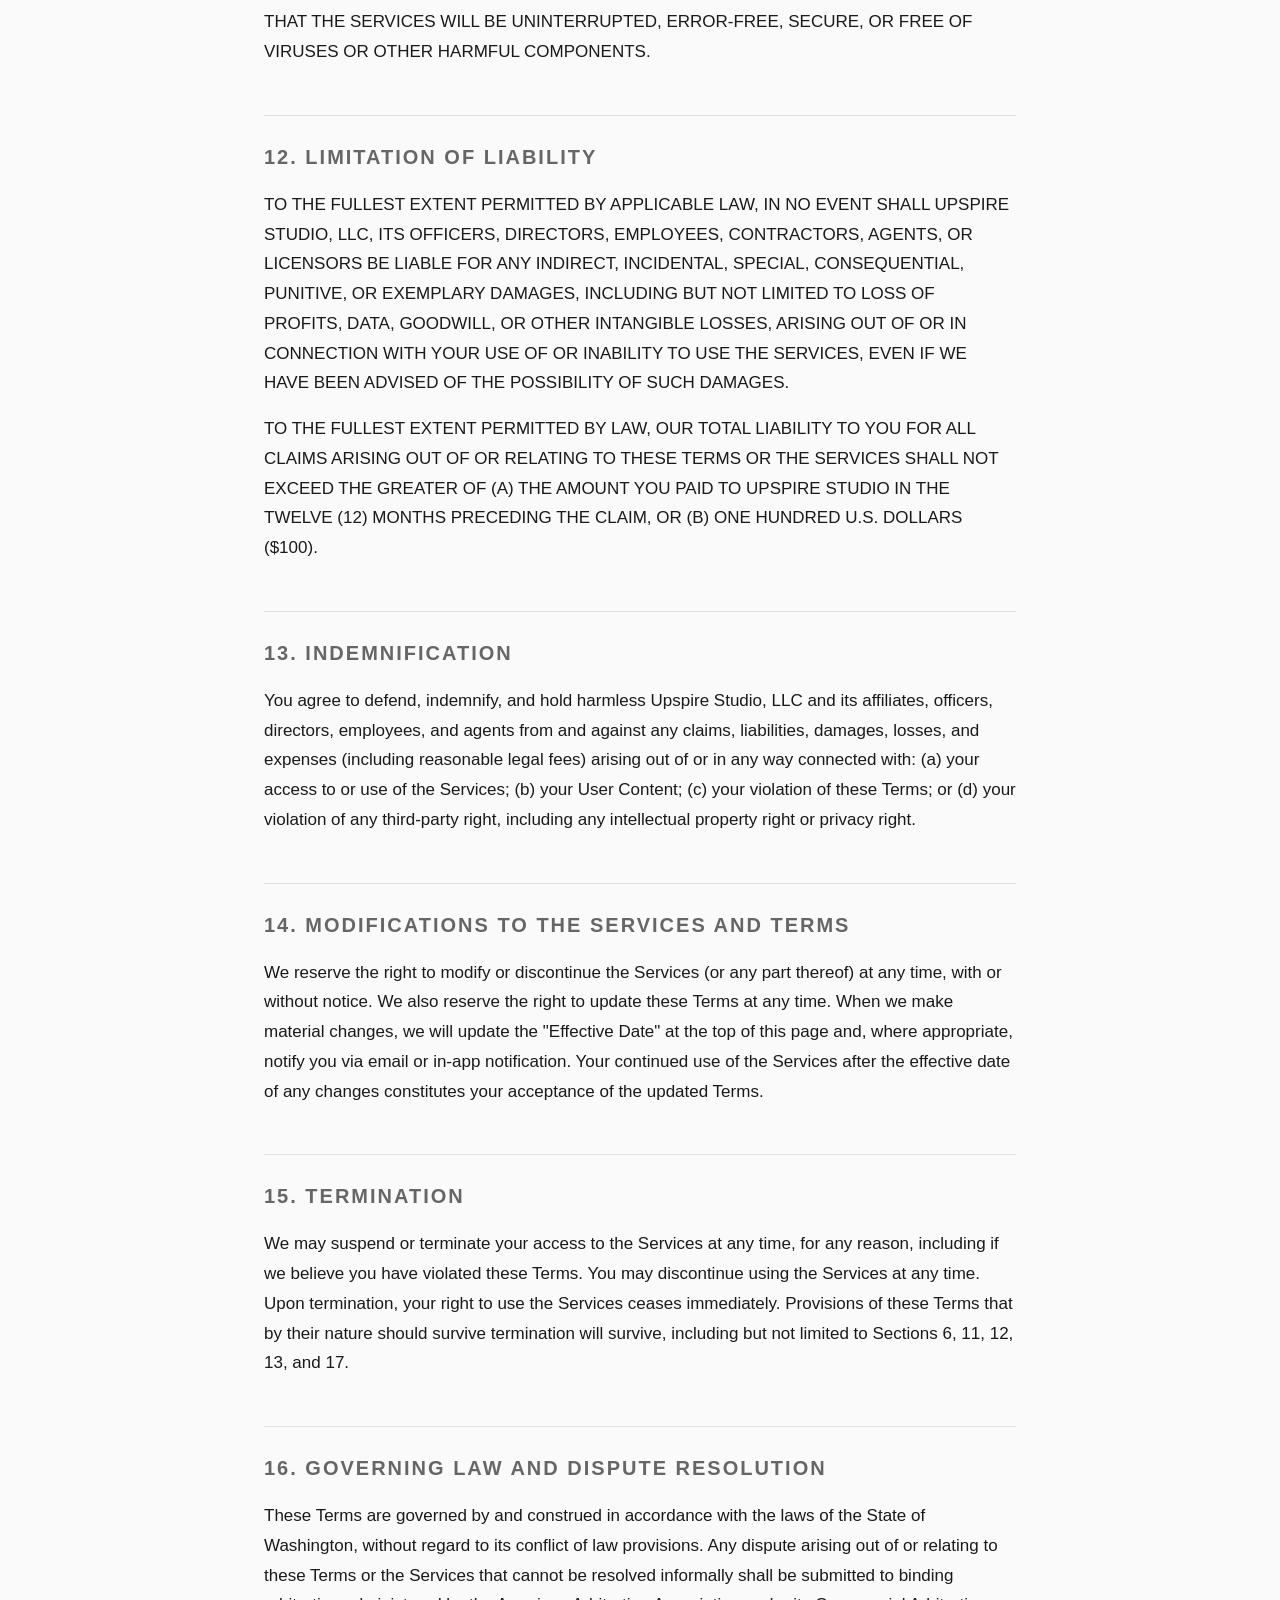
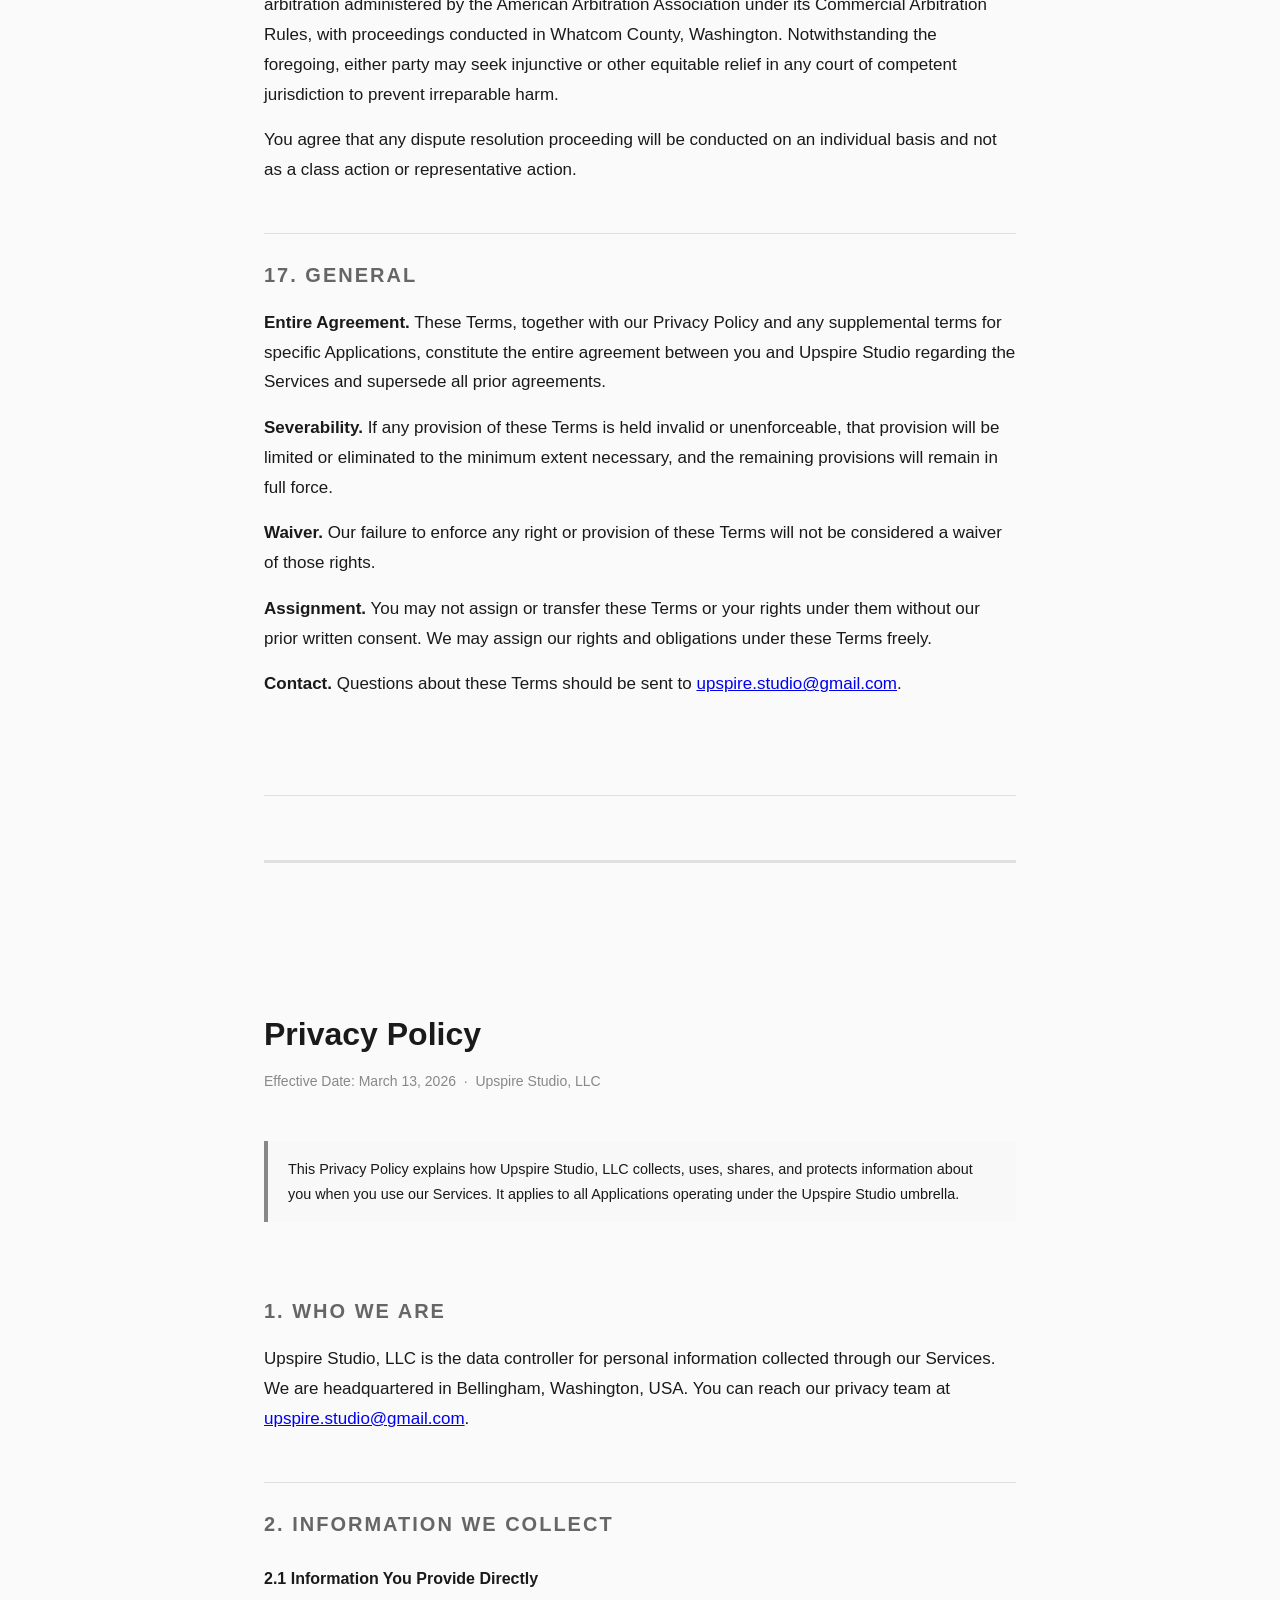
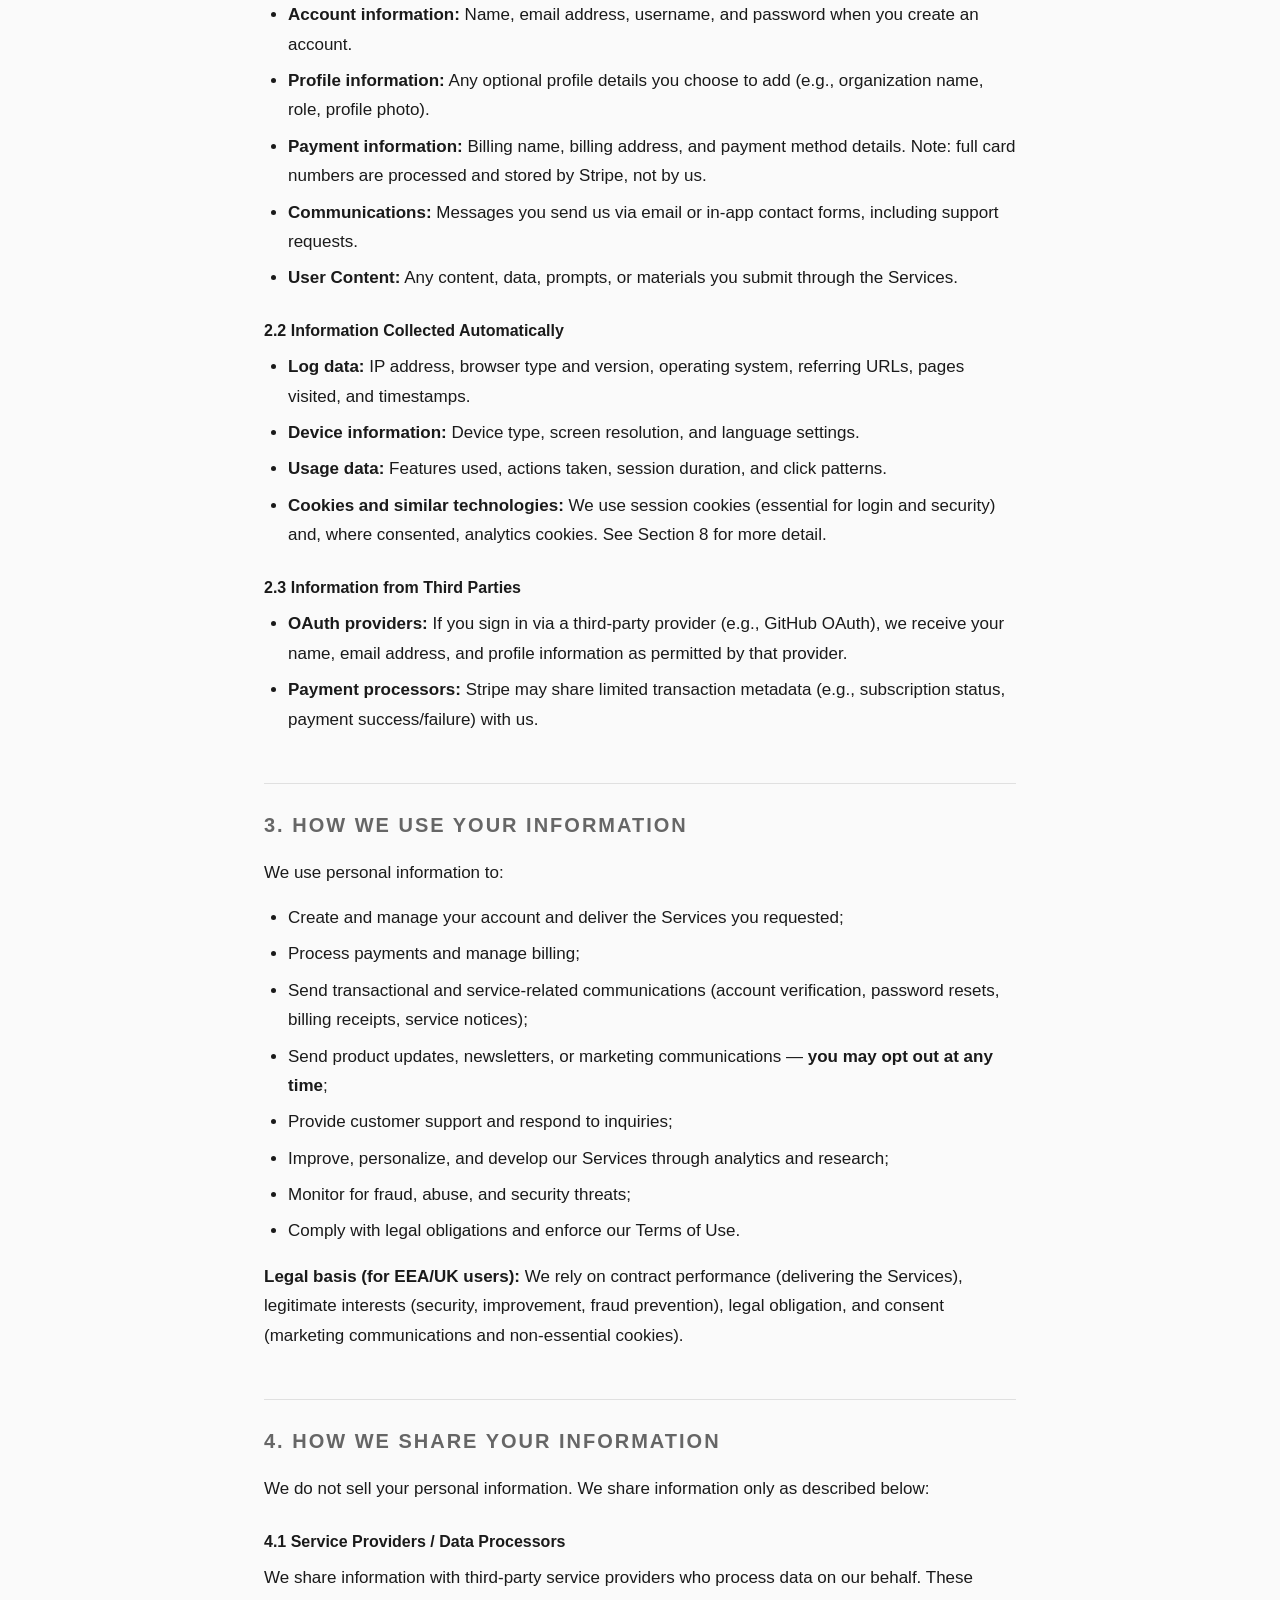
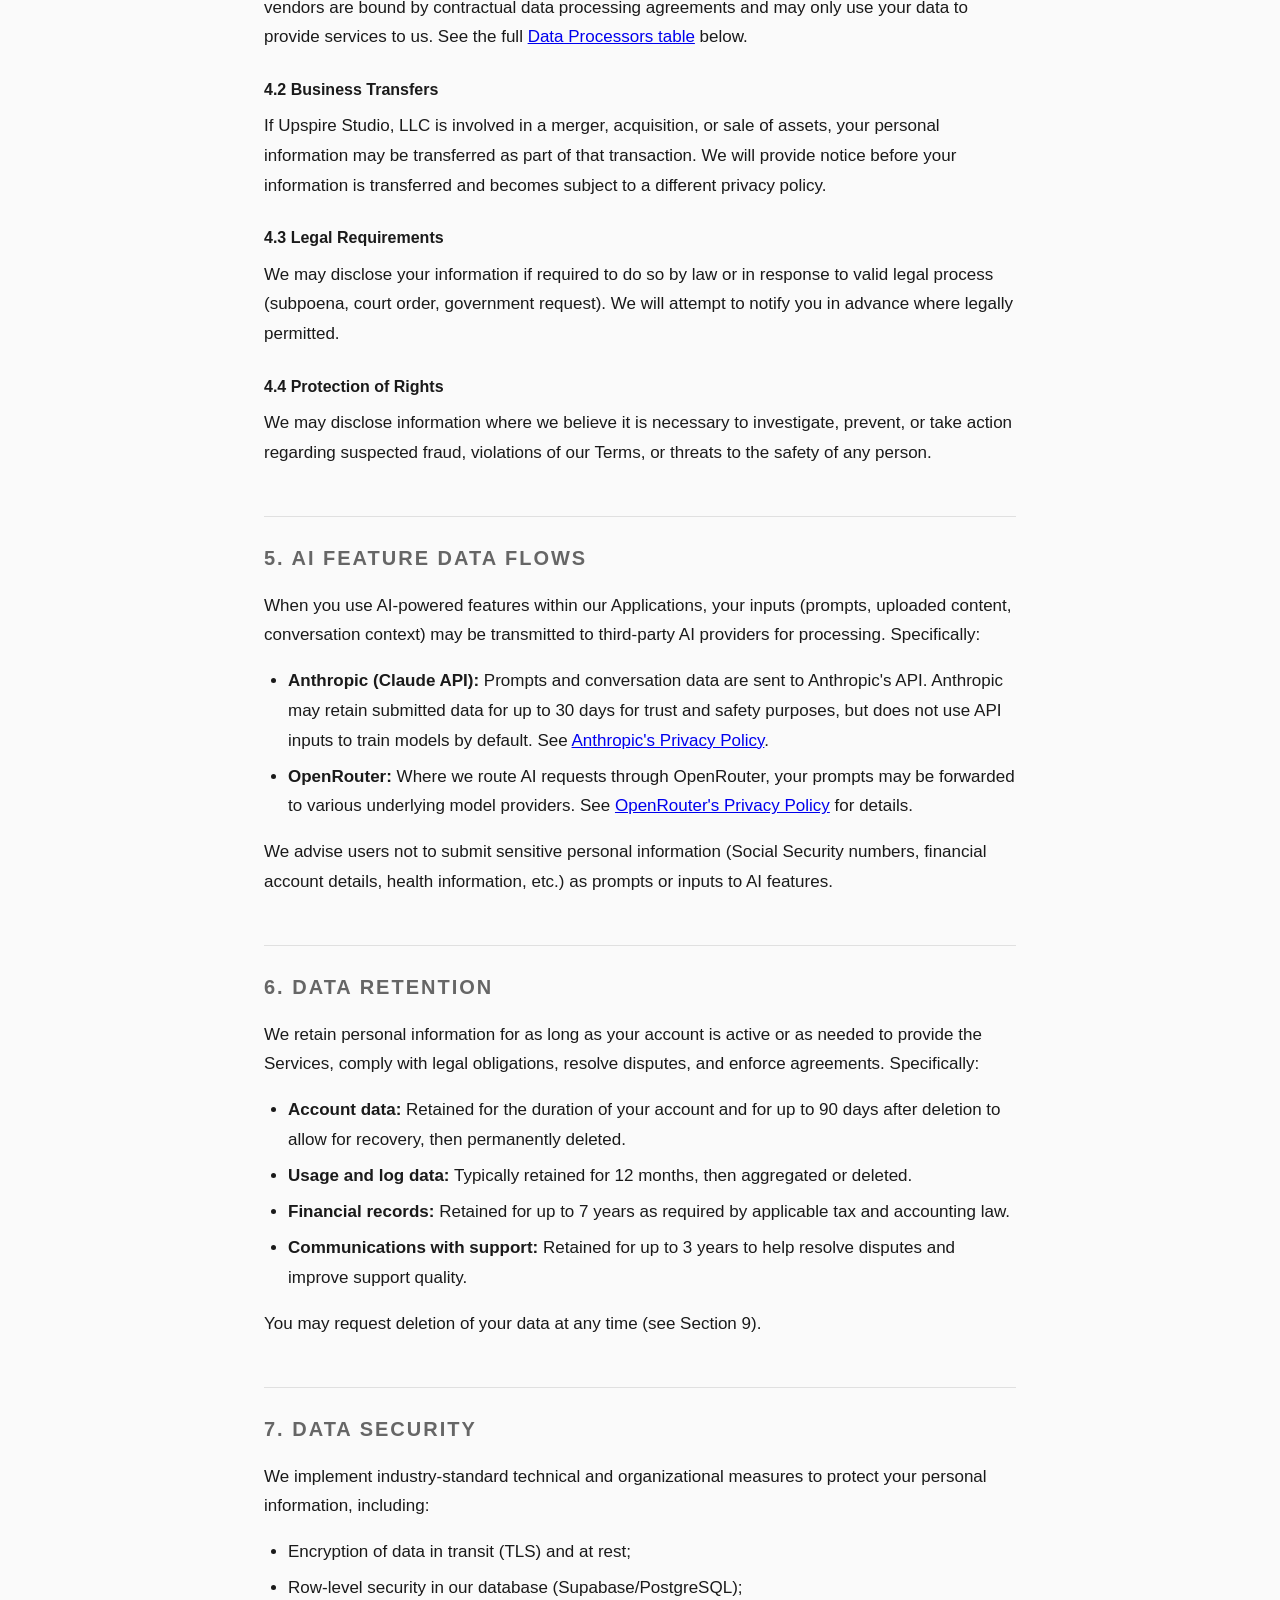
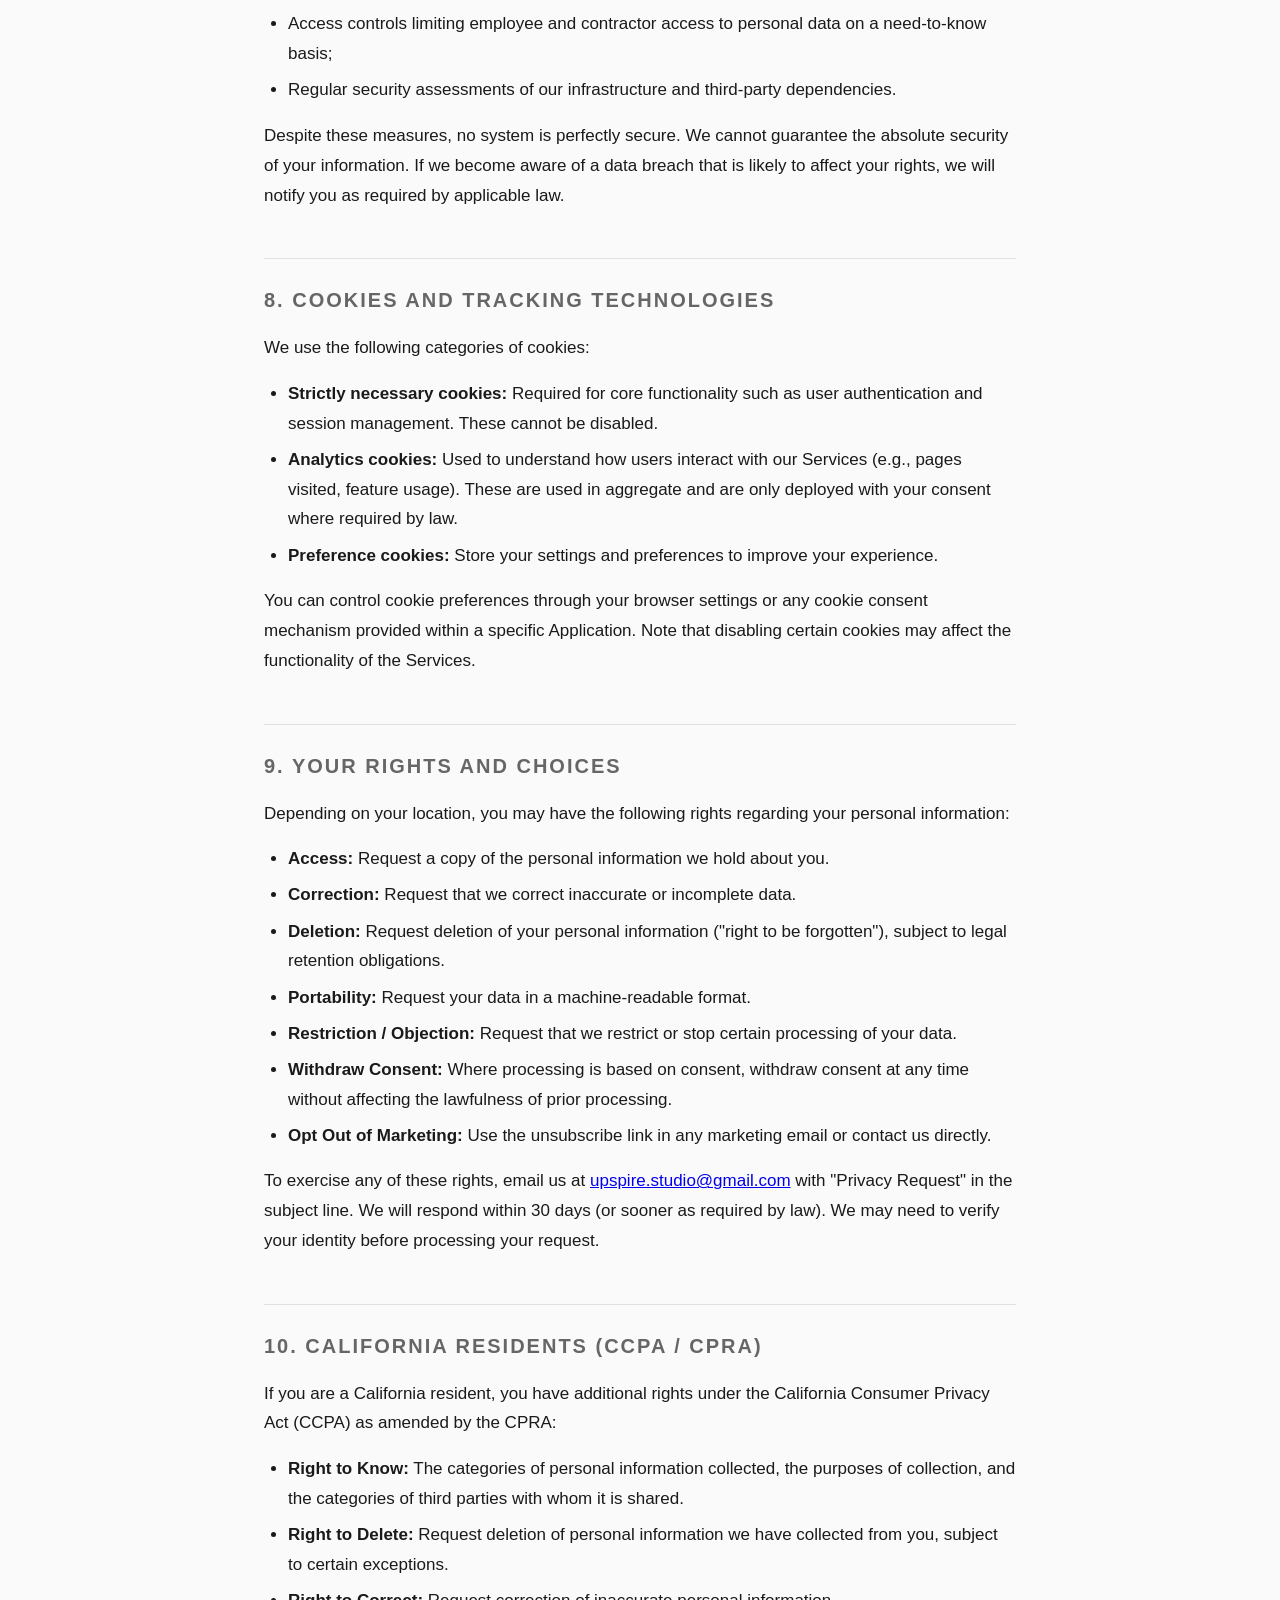
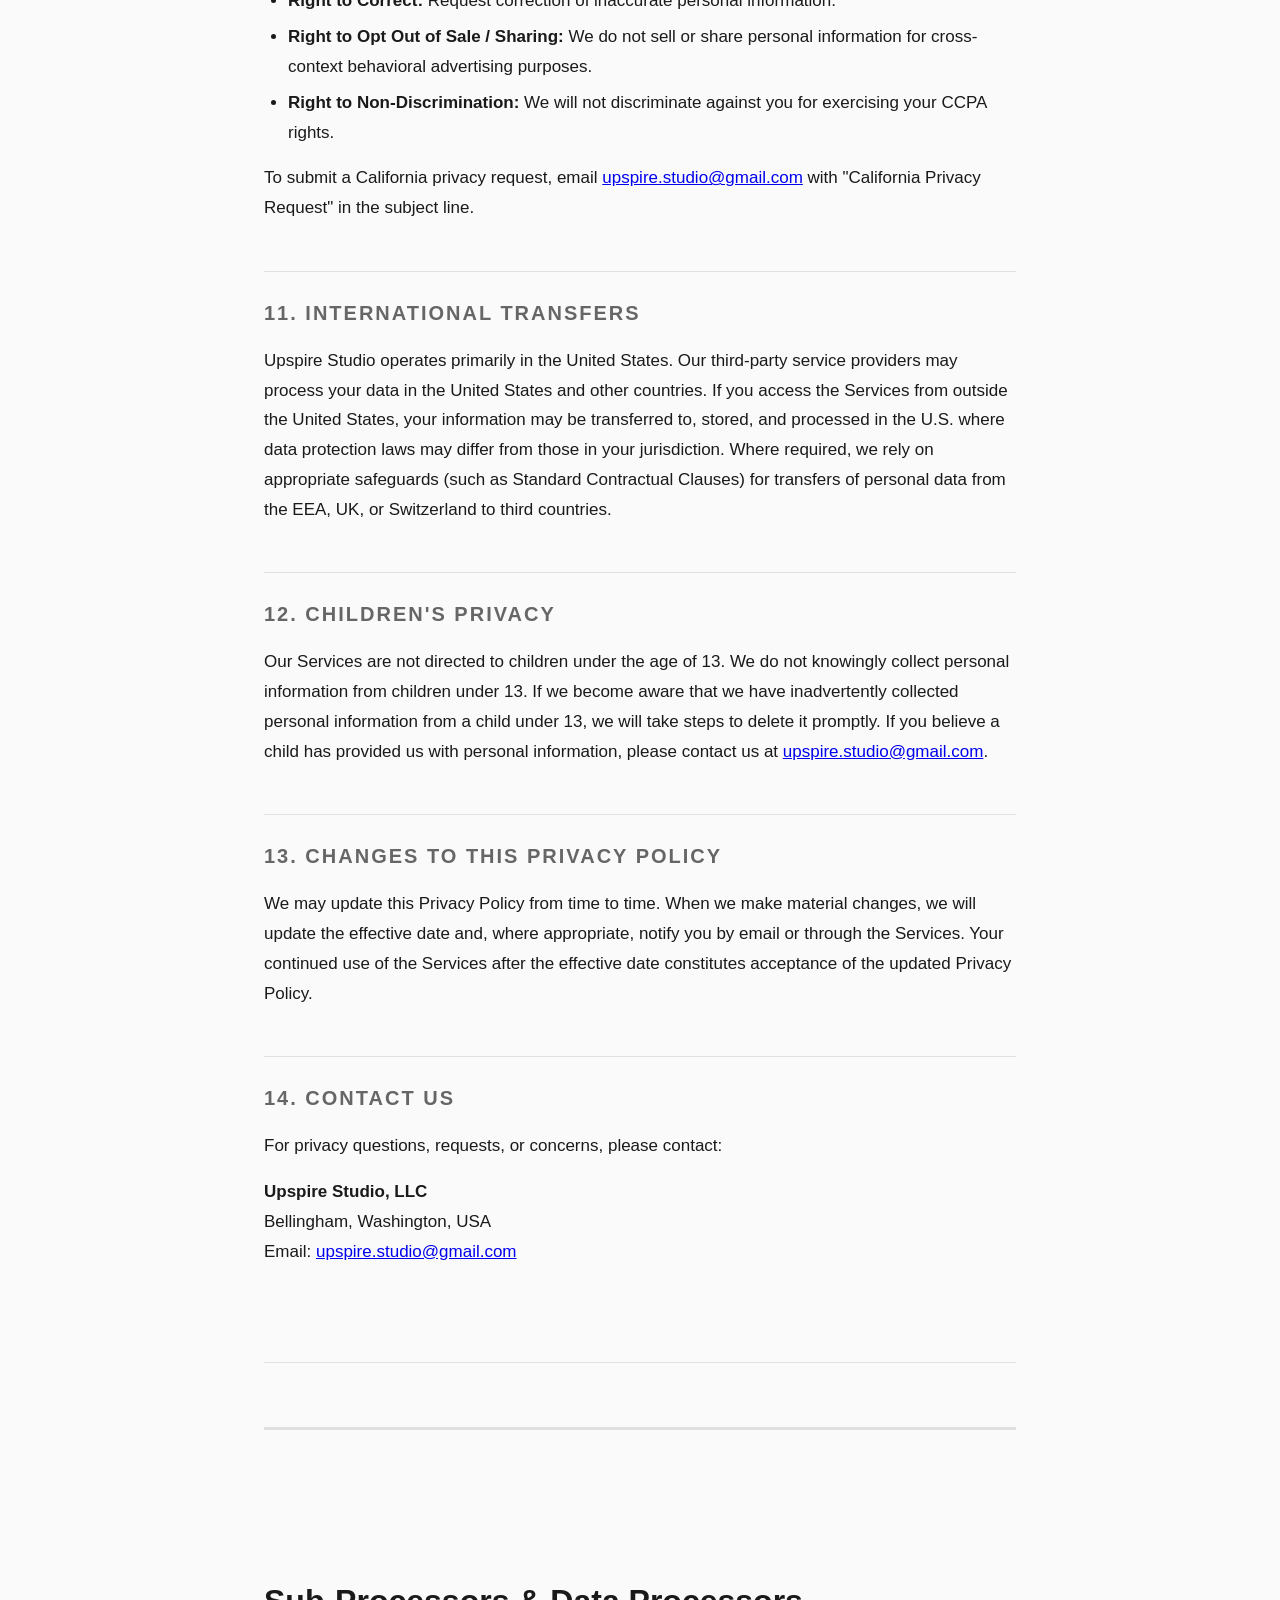
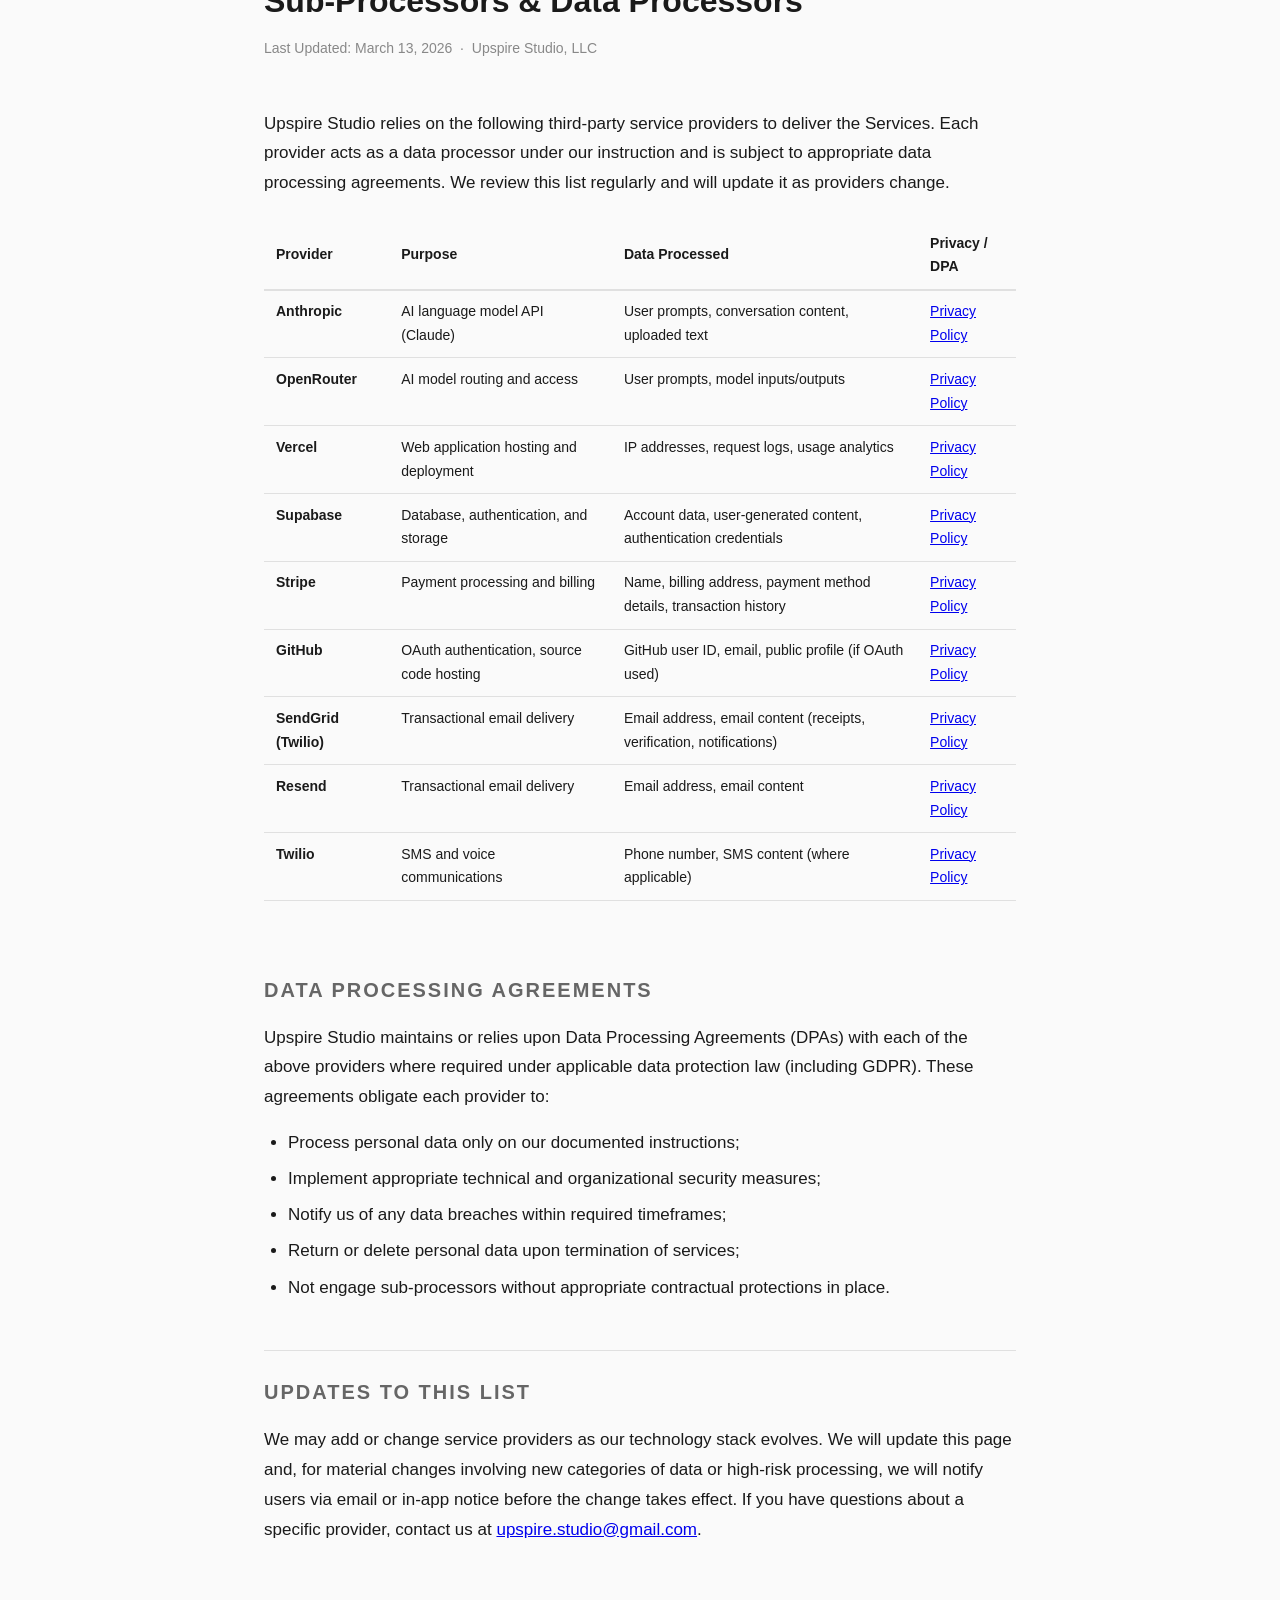
<file: legal.html>
<!DOCTYPE html>
<html lang="en">
<head>
    <meta charset="UTF-8">
    <meta name="viewport" content="width=device-width, initial-scale=1.0">
    <title>Terms of Use & Privacy Policy | Upspire Studio</title>
    <meta name="description" content="Unified Terms of Use and Privacy Policy for Upspire Studio, LLC and its family of web applications.">
    <link rel="stylesheet" href="styles.css">
    <style>
        .legal-nav {
            background: var(--surface, #f8f8f8);
            border-bottom: 1px solid var(--border, #e0e0e0);
            padding: 1rem 0;
            position: sticky;
            top: 0;
            z-index: 100;
        }
        .legal-nav .container {
            display: flex;
            gap: 2rem;
            flex-wrap: wrap;
            align-items: center;
        }
        .legal-nav a {
            font-size: 0.875rem;
            font-weight: 600;
            text-decoration: none;
            color: inherit;
            opacity: 0.7;
            transition: opacity 0.2s;
        }
        .legal-nav a:hover { opacity: 1; }
        .legal-content {
            max-width: 800px;
            margin: 0 auto;
            padding: 3rem 1.5rem;
        }
        .legal-content h1 {
            font-size: 2rem;
            margin-bottom: 0.5rem;
        }
        .legal-content .effective-date {
            color: #888;
            font-size: 0.875rem;
            margin-bottom: 3rem;
            display: block;
        }
        .legal-content h2 {
            font-size: 1.25rem;
            margin-top: 3rem;
            margin-bottom: 1rem;
            padding-top: 1.5rem;
            border-top: 1px solid var(--border, #e0e0e0);
        }
        .legal-content h2:first-of-type { border-top: none; }
        .legal-content h3 {
            font-size: 1rem;
            font-weight: 700;
            margin-top: 1.5rem;
            margin-bottom: 0.5rem;
        }
        .legal-content p {
            line-height: 1.75;
            margin-bottom: 1rem;
        }
        .legal-content ul, .legal-content ol {
            padding-left: 1.5rem;
            margin-bottom: 1rem;
        }
        .legal-content li {
            line-height: 1.75;
            margin-bottom: 0.4rem;
        }
        .legal-content a {
            text-decoration: underline;
        }
        .legal-divider {
            border: none;
            border-top: 3px solid var(--border, #e0e0e0);
            margin: 4rem 0;
        }
        .data-processor-table {
            width: 100%;
            border-collapse: collapse;
            font-size: 0.875rem;
            margin: 1.5rem 0;
        }
        .data-processor-table th {
            text-align: left;
            padding: 0.6rem 0.75rem;
            border-bottom: 2px solid var(--border, #e0e0e0);
            font-weight: 700;
        }
        .data-processor-table td {
            padding: 0.6rem 0.75rem;
            border-bottom: 1px solid var(--border, #e0e0e0);
            vertical-align: top;
        }
        .legal-content .notice-box {
            border-left: 4px solid #888;
            padding: 1rem 1.25rem;
            margin: 1.5rem 0;
            font-size: 0.9rem;
            background: var(--surface, #f8f8f8);
        }
        @media (max-width: 600px) {
            .data-processor-table { display: block; overflow-x: auto; }
        }
    </style>
</head>
<body>

    <nav class="legal-nav">
        <div class="container">
            <a href="/">&#8592; Upspire Studio</a>
            <a href="#terms">Terms of Use</a>
            <a href="#privacy">Privacy Policy</a>
            <a href="#data-processors">Data Processors</a>
            <a href="#contact-legal">Contact</a>
        </div>
    </nav>

    <div class="legal-content">

        <!-- ============================================================
             TERMS OF USE
             ============================================================ -->
        <section id="terms">
            <h1>Terms of Use</h1>
            <span class="effective-date">Effective Date: March 13, 2026 &nbsp;&middot;&nbsp; Upspire Studio, LLC</span>

            <div class="notice-box">
                <strong>Please read these Terms carefully.</strong> By accessing or using any product or service operated by Upspire Studio, LLC, you agree to be bound by these Terms. If you do not agree, do not use our services.
            </div>

            <h2>1. About Upspire Studio and Our Services</h2>
            <p>Upspire Studio, LLC ("Upspire Studio," "we," "us," or "our") is a technology studio headquartered in Bellingham, Washington. We design, build, and operate a family of independently branded web applications ("Applications"). While each Application may carry its own name and brand identity, they are all developed and managed under the legal umbrella of Upspire Studio, LLC, and these Terms of Use apply uniformly across all of them unless a specific Application provides supplemental terms.</p>
            <p>These Terms govern your access to and use of all Applications, websites, APIs, and related services (collectively, the "Services") provided by Upspire Studio.</p>

            <h2>2. Eligibility</h2>
            <p>You must be at least 13 years of age to use the Services. If you are under 18 years of age, you represent that you have your parent or guardian's permission to use the Services and that they have read and agreed to these Terms on your behalf. If you are using the Services on behalf of an organization, you represent and warrant that you are authorized to bind that organization to these Terms.</p>

            <h2>3. Accounts and Registration</h2>
            <p>Some Services require you to create an account. You agree to:</p>
            <ul>
                <li>Provide accurate, current, and complete registration information;</li>
                <li>Maintain the security of your account credentials and not share them with others;</li>
                <li>Promptly notify us at <a href="mailto:upspire.studio@gmail.com">upspire.studio@gmail.com</a> if you suspect unauthorized access to your account;</li>
                <li>Accept responsibility for all activities that occur under your account.</li>
            </ul>
            <p>We reserve the right to suspend or terminate accounts that contain inaccurate information or that we determine, in our sole discretion, pose a security risk.</p>

            <h2>4. Acceptable Use</h2>
            <p>You agree to use the Services only for lawful purposes and in accordance with these Terms. You agree not to:</p>
            <ul>
                <li>Use the Services in any way that violates applicable federal, state, local, or international law or regulation;</li>
                <li>Engage in any conduct that restricts or inhibits anyone's use or enjoyment of the Services, or which may harm Upspire Studio or users of the Services;</li>
                <li>Use any automated means (bots, scrapers, crawlers) to access or collect data from the Services without our prior written consent;</li>
                <li>Attempt to probe, scan, or test the vulnerability of the Services or circumvent any security or authentication measures;</li>
                <li>Upload or transmit viruses, malware, or any other malicious or harmful code;</li>
                <li>Impersonate or attempt to impersonate Upspire Studio, an Upspire Studio employee, another user, or any other person or entity;</li>
                <li>Transmit spam, unsolicited advertising, or chain letters;</li>
                <li>Use the Services to develop a competing product or service without our explicit written permission;</li>
                <li>Use AI-generated outputs from our Applications in ways that violate the terms of the underlying AI service providers (see Section 10).</li>
            </ul>

            <h2>5. User Content</h2>
            <p><strong>Your Content.</strong> You retain ownership of any content, data, or materials you submit, upload, or otherwise make available through the Services ("User Content"). By providing User Content, you grant Upspire Studio a non-exclusive, worldwide, royalty-free, sublicensable license to use, store, reproduce, modify (for formatting purposes), and display your User Content solely to the extent necessary to provide and improve the Services.</p>
            <p><strong>Your Responsibility.</strong> You are solely responsible for your User Content and the consequences of submitting it. You represent and warrant that your User Content does not infringe any third-party intellectual property rights, does not violate any applicable law, and is not defamatory, obscene, or otherwise objectionable.</p>
            <p><strong>Our Rights.</strong> We reserve the right to remove or disable any User Content that, in our sole discretion, violates these Terms or is otherwise objectionable, without prior notice to you.</p>

            <h2>6. Intellectual Property</h2>
            <p>The Services, including all software, designs, text, graphics, logos, and other content created by Upspire Studio (excluding User Content), are owned by Upspire Studio, LLC or its licensors and are protected by U.S. and international intellectual property laws. You are granted a limited, non-exclusive, non-transferable, revocable license to access and use the Services for their intended purposes. Nothing in these Terms grants you any right to copy, modify, distribute, sell, or otherwise exploit any part of the Services beyond this limited license.</p>
            <p>Each Application's name, logo, and associated branding are trademarks or service marks of Upspire Studio, LLC. You may not use them without our prior written permission.</p>

            <h2>7. AI-Powered Features</h2>
            <p>Many of our Applications incorporate artificial intelligence features powered by third-party AI services, including but not limited to Anthropic (Claude) and OpenRouter. Where AI features are present:</p>
            <ul>
                <li><strong>Outputs are not guaranteed.</strong> AI-generated content may be inaccurate, incomplete, or outdated. You are responsible for independently verifying any AI-generated output before relying on it for important decisions.</li>
                <li><strong>No professional advice.</strong> Nothing generated by AI features within our Services constitutes legal, financial, medical, or other professional advice.</li>
                <li><strong>Your prompts and inputs</strong> may be processed by third-party AI providers in accordance with their terms and privacy policies (see Section 10 and the Data Processors section).</li>
                <li><strong>Acceptable use of AI features.</strong> You agree not to use AI features to generate content that is harmful, illegal, misleading, or that violates the usage policies of the underlying AI providers.</li>
            </ul>

            <h2>8. Fees and Payments</h2>
            <p>Certain Services or features may be offered on a paid subscription or one-time payment basis. When fees apply:</p>
            <ul>
                <li>All fees are stated in U.S. dollars unless otherwise indicated;</li>
                <li>Payments are processed by Stripe, Inc. Your payment information is transmitted directly to Stripe and is subject to Stripe's Privacy Policy and Terms of Service;</li>
                <li>Subscription fees are billed in advance on a recurring basis (monthly or annually, as selected) and are non-refundable except as required by law or as expressly stated in the applicable Application's terms;</li>
                <li>We reserve the right to change our fees upon thirty (30) days' notice. Continued use of the paid Service after the fee change constitutes your acceptance of the new fee;</li>
                <li>If a payment fails, we may suspend or terminate your access to paid features.</li>
            </ul>

            <h2>9. Third-Party Links and Services</h2>
            <p>The Services may contain links to third-party websites, tools, or services that are not owned or controlled by Upspire Studio. We have no control over and assume no responsibility for the content, privacy policies, or practices of any third-party services. We strongly advise you to review the terms and privacy policy of any third-party service you use in conjunction with our Services.</p>

            <h2>10. Third-Party Service Providers and AI Platforms</h2>
            <p>Our Services are built on a foundation of trusted third-party infrastructure providers. By using our Services, you acknowledge that your data may be processed by these providers in accordance with their own terms of service and privacy policies. A complete list of our data processors, along with links to their privacy documentation, is provided in the <a href="#data-processors">Data Processors</a> section of our Privacy Policy below.</p>

            <h2>11. Disclaimers</h2>
            <p>THE SERVICES ARE PROVIDED ON AN "AS IS" AND "AS AVAILABLE" BASIS WITHOUT WARRANTIES OF ANY KIND, EITHER EXPRESS OR IMPLIED, INCLUDING BUT NOT LIMITED TO WARRANTIES OF MERCHANTABILITY, FITNESS FOR A PARTICULAR PURPOSE, NON-INFRINGEMENT, OR COURSE OF PERFORMANCE. UPSPIRE STUDIO DOES NOT WARRANT THAT THE SERVICES WILL BE UNINTERRUPTED, ERROR-FREE, SECURE, OR FREE OF VIRUSES OR OTHER HARMFUL COMPONENTS.</p>

            <h2>12. Limitation of Liability</h2>
            <p>TO THE FULLEST EXTENT PERMITTED BY APPLICABLE LAW, IN NO EVENT SHALL UPSPIRE STUDIO, LLC, ITS OFFICERS, DIRECTORS, EMPLOYEES, CONTRACTORS, AGENTS, OR LICENSORS BE LIABLE FOR ANY INDIRECT, INCIDENTAL, SPECIAL, CONSEQUENTIAL, PUNITIVE, OR EXEMPLARY DAMAGES, INCLUDING BUT NOT LIMITED TO LOSS OF PROFITS, DATA, GOODWILL, OR OTHER INTANGIBLE LOSSES, ARISING OUT OF OR IN CONNECTION WITH YOUR USE OF OR INABILITY TO USE THE SERVICES, EVEN IF WE HAVE BEEN ADVISED OF THE POSSIBILITY OF SUCH DAMAGES.</p>
            <p>TO THE FULLEST EXTENT PERMITTED BY LAW, OUR TOTAL LIABILITY TO YOU FOR ALL CLAIMS ARISING OUT OF OR RELATING TO THESE TERMS OR THE SERVICES SHALL NOT EXCEED THE GREATER OF (A) THE AMOUNT YOU PAID TO UPSPIRE STUDIO IN THE TWELVE (12) MONTHS PRECEDING THE CLAIM, OR (B) ONE HUNDRED U.S. DOLLARS ($100).</p>

            <h2>13. Indemnification</h2>
            <p>You agree to defend, indemnify, and hold harmless Upspire Studio, LLC and its affiliates, officers, directors, employees, and agents from and against any claims, liabilities, damages, losses, and expenses (including reasonable legal fees) arising out of or in any way connected with: (a) your access to or use of the Services; (b) your User Content; (c) your violation of these Terms; or (d) your violation of any third-party right, including any intellectual property right or privacy right.</p>

            <h2>14. Modifications to the Services and Terms</h2>
            <p>We reserve the right to modify or discontinue the Services (or any part thereof) at any time, with or without notice. We also reserve the right to update these Terms at any time. When we make material changes, we will update the "Effective Date" at the top of this page and, where appropriate, notify you via email or in-app notification. Your continued use of the Services after the effective date of any changes constitutes your acceptance of the updated Terms.</p>

            <h2>15. Termination</h2>
            <p>We may suspend or terminate your access to the Services at any time, for any reason, including if we believe you have violated these Terms. You may discontinue using the Services at any time. Upon termination, your right to use the Services ceases immediately. Provisions of these Terms that by their nature should survive termination will survive, including but not limited to Sections 6, 11, 12, 13, and 17.</p>

            <h2>16. Governing Law and Dispute Resolution</h2>
            <p>These Terms are governed by and construed in accordance with the laws of the State of Washington, without regard to its conflict of law provisions. Any dispute arising out of or relating to these Terms or the Services that cannot be resolved informally shall be submitted to binding arbitration administered by the American Arbitration Association under its Commercial Arbitration Rules, with proceedings conducted in Whatcom County, Washington. Notwithstanding the foregoing, either party may seek injunctive or other equitable relief in any court of competent jurisdiction to prevent irreparable harm.</p>
            <p>You agree that any dispute resolution proceeding will be conducted on an individual basis and not as a class action or representative action.</p>

            <h2>17. General</h2>
            <p><strong>Entire Agreement.</strong> These Terms, together with our Privacy Policy and any supplemental terms for specific Applications, constitute the entire agreement between you and Upspire Studio regarding the Services and supersede all prior agreements.</p>
            <p><strong>Severability.</strong> If any provision of these Terms is held invalid or unenforceable, that provision will be limited or eliminated to the minimum extent necessary, and the remaining provisions will remain in full force.</p>
            <p><strong>Waiver.</strong> Our failure to enforce any right or provision of these Terms will not be considered a waiver of those rights.</p>
            <p><strong>Assignment.</strong> You may not assign or transfer these Terms or your rights under them without our prior written consent. We may assign our rights and obligations under these Terms freely.</p>
            <p><strong>Contact.</strong> Questions about these Terms should be sent to <a href="mailto:upspire.studio@gmail.com">upspire.studio@gmail.com</a>.</p>
        </section>

        <hr class="legal-divider">

        <!-- ============================================================
             PRIVACY POLICY
             ============================================================ -->
        <section id="privacy">
            <h1>Privacy Policy</h1>
            <span class="effective-date">Effective Date: March 13, 2026 &nbsp;&middot;&nbsp; Upspire Studio, LLC</span>

            <div class="notice-box">
                This Privacy Policy explains how Upspire Studio, LLC collects, uses, shares, and protects information about you when you use our Services. It applies to all Applications operating under the Upspire Studio umbrella.
            </div>

            <h2>1. Who We Are</h2>
            <p>Upspire Studio, LLC is the data controller for personal information collected through our Services. We are headquartered in Bellingham, Washington, USA. You can reach our privacy team at <a href="mailto:upspire.studio@gmail.com">upspire.studio@gmail.com</a>.</p>

            <h2>2. Information We Collect</h2>

            <h3>2.1 Information You Provide Directly</h3>
            <ul>
                <li><strong>Account information:</strong> Name, email address, username, and password when you create an account.</li>
                <li><strong>Profile information:</strong> Any optional profile details you choose to add (e.g., organization name, role, profile photo).</li>
                <li><strong>Payment information:</strong> Billing name, billing address, and payment method details. Note: full card numbers are processed and stored by Stripe, not by us.</li>
                <li><strong>Communications:</strong> Messages you send us via email or in-app contact forms, including support requests.</li>
                <li><strong>User Content:</strong> Any content, data, prompts, or materials you submit through the Services.</li>
            </ul>

            <h3>2.2 Information Collected Automatically</h3>
            <ul>
                <li><strong>Log data:</strong> IP address, browser type and version, operating system, referring URLs, pages visited, and timestamps.</li>
                <li><strong>Device information:</strong> Device type, screen resolution, and language settings.</li>
                <li><strong>Usage data:</strong> Features used, actions taken, session duration, and click patterns.</li>
                <li><strong>Cookies and similar technologies:</strong> We use session cookies (essential for login and security) and, where consented, analytics cookies. See Section 8 for more detail.</li>
            </ul>

            <h3>2.3 Information from Third Parties</h3>
            <ul>
                <li><strong>OAuth providers:</strong> If you sign in via a third-party provider (e.g., GitHub OAuth), we receive your name, email address, and profile information as permitted by that provider.</li>
                <li><strong>Payment processors:</strong> Stripe may share limited transaction metadata (e.g., subscription status, payment success/failure) with us.</li>
            </ul>

            <h2>3. How We Use Your Information</h2>
            <p>We use personal information to:</p>
            <ul>
                <li>Create and manage your account and deliver the Services you requested;</li>
                <li>Process payments and manage billing;</li>
                <li>Send transactional and service-related communications (account verification, password resets, billing receipts, service notices);</li>
                <li>Send product updates, newsletters, or marketing communications — <strong>you may opt out at any time</strong>;</li>
                <li>Provide customer support and respond to inquiries;</li>
                <li>Improve, personalize, and develop our Services through analytics and research;</li>
                <li>Monitor for fraud, abuse, and security threats;</li>
                <li>Comply with legal obligations and enforce our Terms of Use.</li>
            </ul>
            <p><strong>Legal basis (for EEA/UK users):</strong> We rely on contract performance (delivering the Services), legitimate interests (security, improvement, fraud prevention), legal obligation, and consent (marketing communications and non-essential cookies).</p>

            <h2>4. How We Share Your Information</h2>
            <p>We do not sell your personal information. We share information only as described below:</p>

            <h3>4.1 Service Providers / Data Processors</h3>
            <p>We share information with third-party service providers who process data on our behalf. These vendors are bound by contractual data processing agreements and may only use your data to provide services to us. See the full <a href="#data-processors">Data Processors table</a> below.</p>

            <h3>4.2 Business Transfers</h3>
            <p>If Upspire Studio, LLC is involved in a merger, acquisition, or sale of assets, your personal information may be transferred as part of that transaction. We will provide notice before your information is transferred and becomes subject to a different privacy policy.</p>

            <h3>4.3 Legal Requirements</h3>
            <p>We may disclose your information if required to do so by law or in response to valid legal process (subpoena, court order, government request). We will attempt to notify you in advance where legally permitted.</p>

            <h3>4.4 Protection of Rights</h3>
            <p>We may disclose information where we believe it is necessary to investigate, prevent, or take action regarding suspected fraud, violations of our Terms, or threats to the safety of any person.</p>

            <h2>5. AI Feature Data Flows</h2>
            <p>When you use AI-powered features within our Applications, your inputs (prompts, uploaded content, conversation context) may be transmitted to third-party AI providers for processing. Specifically:</p>
            <ul>
                <li><strong>Anthropic (Claude API):</strong> Prompts and conversation data are sent to Anthropic's API. Anthropic may retain submitted data for up to 30 days for trust and safety purposes, but does not use API inputs to train models by default. See <a href="https://www.anthropic.com/legal/privacy" target="_blank" rel="noopener">Anthropic's Privacy Policy</a>.</li>
                <li><strong>OpenRouter:</strong> Where we route AI requests through OpenRouter, your prompts may be forwarded to various underlying model providers. See <a href="https://openrouter.ai/privacy" target="_blank" rel="noopener">OpenRouter's Privacy Policy</a> for details.</li>
            </ul>
            <p>We advise users not to submit sensitive personal information (Social Security numbers, financial account details, health information, etc.) as prompts or inputs to AI features.</p>

            <h2>6. Data Retention</h2>
            <p>We retain personal information for as long as your account is active or as needed to provide the Services, comply with legal obligations, resolve disputes, and enforce agreements. Specifically:</p>
            <ul>
                <li><strong>Account data:</strong> Retained for the duration of your account and for up to 90 days after deletion to allow for recovery, then permanently deleted.</li>
                <li><strong>Usage and log data:</strong> Typically retained for 12 months, then aggregated or deleted.</li>
                <li><strong>Financial records:</strong> Retained for up to 7 years as required by applicable tax and accounting law.</li>
                <li><strong>Communications with support:</strong> Retained for up to 3 years to help resolve disputes and improve support quality.</li>
            </ul>
            <p>You may request deletion of your data at any time (see Section 9).</p>

            <h2>7. Data Security</h2>
            <p>We implement industry-standard technical and organizational measures to protect your personal information, including:</p>
            <ul>
                <li>Encryption of data in transit (TLS) and at rest;</li>
                <li>Row-level security in our database (Supabase/PostgreSQL);</li>
                <li>Access controls limiting employee and contractor access to personal data on a need-to-know basis;</li>
                <li>Regular security assessments of our infrastructure and third-party dependencies.</li>
            </ul>
            <p>Despite these measures, no system is perfectly secure. We cannot guarantee the absolute security of your information. If we become aware of a data breach that is likely to affect your rights, we will notify you as required by applicable law.</p>

            <h2>8. Cookies and Tracking Technologies</h2>
            <p>We use the following categories of cookies:</p>
            <ul>
                <li><strong>Strictly necessary cookies:</strong> Required for core functionality such as user authentication and session management. These cannot be disabled.</li>
                <li><strong>Analytics cookies:</strong> Used to understand how users interact with our Services (e.g., pages visited, feature usage). These are used in aggregate and are only deployed with your consent where required by law.</li>
                <li><strong>Preference cookies:</strong> Store your settings and preferences to improve your experience.</li>
            </ul>
            <p>You can control cookie preferences through your browser settings or any cookie consent mechanism provided within a specific Application. Note that disabling certain cookies may affect the functionality of the Services.</p>

            <h2>9. Your Rights and Choices</h2>
            <p>Depending on your location, you may have the following rights regarding your personal information:</p>
            <ul>
                <li><strong>Access:</strong> Request a copy of the personal information we hold about you.</li>
                <li><strong>Correction:</strong> Request that we correct inaccurate or incomplete data.</li>
                <li><strong>Deletion:</strong> Request deletion of your personal information ("right to be forgotten"), subject to legal retention obligations.</li>
                <li><strong>Portability:</strong> Request your data in a machine-readable format.</li>
                <li><strong>Restriction / Objection:</strong> Request that we restrict or stop certain processing of your data.</li>
                <li><strong>Withdraw Consent:</strong> Where processing is based on consent, withdraw consent at any time without affecting the lawfulness of prior processing.</li>
                <li><strong>Opt Out of Marketing:</strong> Use the unsubscribe link in any marketing email or contact us directly.</li>
            </ul>
            <p>To exercise any of these rights, email us at <a href="mailto:upspire.studio@gmail.com">upspire.studio@gmail.com</a> with "Privacy Request" in the subject line. We will respond within 30 days (or sooner as required by law). We may need to verify your identity before processing your request.</p>

            <h2>10. California Residents (CCPA / CPRA)</h2>
            <p>If you are a California resident, you have additional rights under the California Consumer Privacy Act (CCPA) as amended by the CPRA:</p>
            <ul>
                <li><strong>Right to Know:</strong> The categories of personal information collected, the purposes of collection, and the categories of third parties with whom it is shared.</li>
                <li><strong>Right to Delete:</strong> Request deletion of personal information we have collected from you, subject to certain exceptions.</li>
                <li><strong>Right to Correct:</strong> Request correction of inaccurate personal information.</li>
                <li><strong>Right to Opt Out of Sale / Sharing:</strong> We do not sell or share personal information for cross-context behavioral advertising purposes.</li>
                <li><strong>Right to Non-Discrimination:</strong> We will not discriminate against you for exercising your CCPA rights.</li>
            </ul>
            <p>To submit a California privacy request, email <a href="mailto:upspire.studio@gmail.com">upspire.studio@gmail.com</a> with "California Privacy Request" in the subject line.</p>

            <h2>11. International Transfers</h2>
            <p>Upspire Studio operates primarily in the United States. Our third-party service providers may process your data in the United States and other countries. If you access the Services from outside the United States, your information may be transferred to, stored, and processed in the U.S. where data protection laws may differ from those in your jurisdiction. Where required, we rely on appropriate safeguards (such as Standard Contractual Clauses) for transfers of personal data from the EEA, UK, or Switzerland to third countries.</p>

            <h2>12. Children's Privacy</h2>
            <p>Our Services are not directed to children under the age of 13. We do not knowingly collect personal information from children under 13. If we become aware that we have inadvertently collected personal information from a child under 13, we will take steps to delete it promptly. If you believe a child has provided us with personal information, please contact us at <a href="mailto:upspire.studio@gmail.com">upspire.studio@gmail.com</a>.</p>

            <h2>13. Changes to This Privacy Policy</h2>
            <p>We may update this Privacy Policy from time to time. When we make material changes, we will update the effective date and, where appropriate, notify you by email or through the Services. Your continued use of the Services after the effective date constitutes acceptance of the updated Privacy Policy.</p>

            <h2 id="contact-legal">14. Contact Us</h2>
            <p>For privacy questions, requests, or concerns, please contact:</p>
            <p>
                <strong>Upspire Studio, LLC</strong><br>
                Bellingham, Washington, USA<br>
                Email: <a href="mailto:upspire.studio@gmail.com">upspire.studio@gmail.com</a>
            </p>
        </section>

        <hr class="legal-divider">

        <!-- ============================================================
             DATA PROCESSORS
             ============================================================ -->
        <section id="data-processors">
            <h1>Sub-Processors &amp; Data Processors</h1>
            <span class="effective-date">Last Updated: March 13, 2026 &nbsp;&middot;&nbsp; Upspire Studio, LLC</span>

            <p>Upspire Studio relies on the following third-party service providers to deliver the Services. Each provider acts as a data processor under our instruction and is subject to appropriate data processing agreements. We review this list regularly and will update it as providers change.</p>

            <table class="data-processor-table">
                <thead>
                    <tr>
                        <th>Provider</th>
                        <th>Purpose</th>
                        <th>Data Processed</th>
                        <th>Privacy / DPA</th>
                    </tr>
                </thead>
                <tbody>
                    <tr>
                        <td><strong>Anthropic</strong></td>
                        <td>AI language model API (Claude)</td>
                        <td>User prompts, conversation content, uploaded text</td>
                        <td><a href="https://www.anthropic.com/legal/privacy" target="_blank" rel="noopener">Privacy Policy</a></td>
                    </tr>
                    <tr>
                        <td><strong>OpenRouter</strong></td>
                        <td>AI model routing and access</td>
                        <td>User prompts, model inputs/outputs</td>
                        <td><a href="https://openrouter.ai/privacy" target="_blank" rel="noopener">Privacy Policy</a></td>
                    </tr>
                    <tr>
                        <td><strong>Vercel</strong></td>
                        <td>Web application hosting and deployment</td>
                        <td>IP addresses, request logs, usage analytics</td>
                        <td><a href="https://vercel.com/legal/privacy-policy" target="_blank" rel="noopener">Privacy Policy</a></td>
                    </tr>
                    <tr>
                        <td><strong>Supabase</strong></td>
                        <td>Database, authentication, and storage</td>
                        <td>Account data, user-generated content, authentication credentials</td>
                        <td><a href="https://supabase.com/privacy" target="_blank" rel="noopener">Privacy Policy</a></td>
                    </tr>
                    <tr>
                        <td><strong>Stripe</strong></td>
                        <td>Payment processing and billing</td>
                        <td>Name, billing address, payment method details, transaction history</td>
                        <td><a href="https://stripe.com/privacy" target="_blank" rel="noopener">Privacy Policy</a></td>
                    </tr>
                    <tr>
                        <td><strong>GitHub</strong></td>
                        <td>OAuth authentication, source code hosting</td>
                        <td>GitHub user ID, email, public profile (if OAuth used)</td>
                        <td><a href="https://docs.github.com/en/site-policy/privacy-policies/github-general-privacy-statement" target="_blank" rel="noopener">Privacy Policy</a></td>
                    </tr>
                    <tr>
                        <td><strong>SendGrid (Twilio)</strong></td>
                        <td>Transactional email delivery</td>
                        <td>Email address, email content (receipts, verification, notifications)</td>
                        <td><a href="https://www.twilio.com/en-us/legal/privacy" target="_blank" rel="noopener">Privacy Policy</a></td>
                    </tr>
                    <tr>
                        <td><strong>Resend</strong></td>
                        <td>Transactional email delivery</td>
                        <td>Email address, email content</td>
                        <td><a href="https://resend.com/legal/privacy-policy" target="_blank" rel="noopener">Privacy Policy</a></td>
                    </tr>
                    <tr>
                        <td><strong>Twilio</strong></td>
                        <td>SMS and voice communications</td>
                        <td>Phone number, SMS content (where applicable)</td>
                        <td><a href="https://www.twilio.com/en-us/legal/privacy" target="_blank" rel="noopener">Privacy Policy</a></td>
                    </tr>
                </tbody>
            </table>

            <h2>Data Processing Agreements</h2>
            <p>Upspire Studio maintains or relies upon Data Processing Agreements (DPAs) with each of the above providers where required under applicable data protection law (including GDPR). These agreements obligate each provider to:</p>
            <ul>
                <li>Process personal data only on our documented instructions;</li>
                <li>Implement appropriate technical and organizational security measures;</li>
                <li>Notify us of any data breaches within required timeframes;</li>
                <li>Return or delete personal data upon termination of services;</li>
                <li>Not engage sub-processors without appropriate contractual protections in place.</li>
            </ul>

            <h2>Updates to This List</h2>
            <p>We may add or change service providers as our technology stack evolves. We will update this page and, for material changes involving new categories of data or high-risk processing, we will notify users via email or in-app notice before the change takes effect. If you have questions about a specific provider, contact us at <a href="mailto:upspire.studio@gmail.com">upspire.studio@gmail.com</a>.</p>
        </section>

    </div>

    <footer>
        <div class="container">
            <p>&copy; 2026 Upspire Studio, LLC. All rights reserved. &nbsp;&middot;&nbsp; <a href="/">Home</a> &nbsp;&middot;&nbsp; <a href="mailto:upspire.studio@gmail.com">upspire.studio@gmail.com</a></p>
        </div>
    </footer>

</body>
</html>
</file>
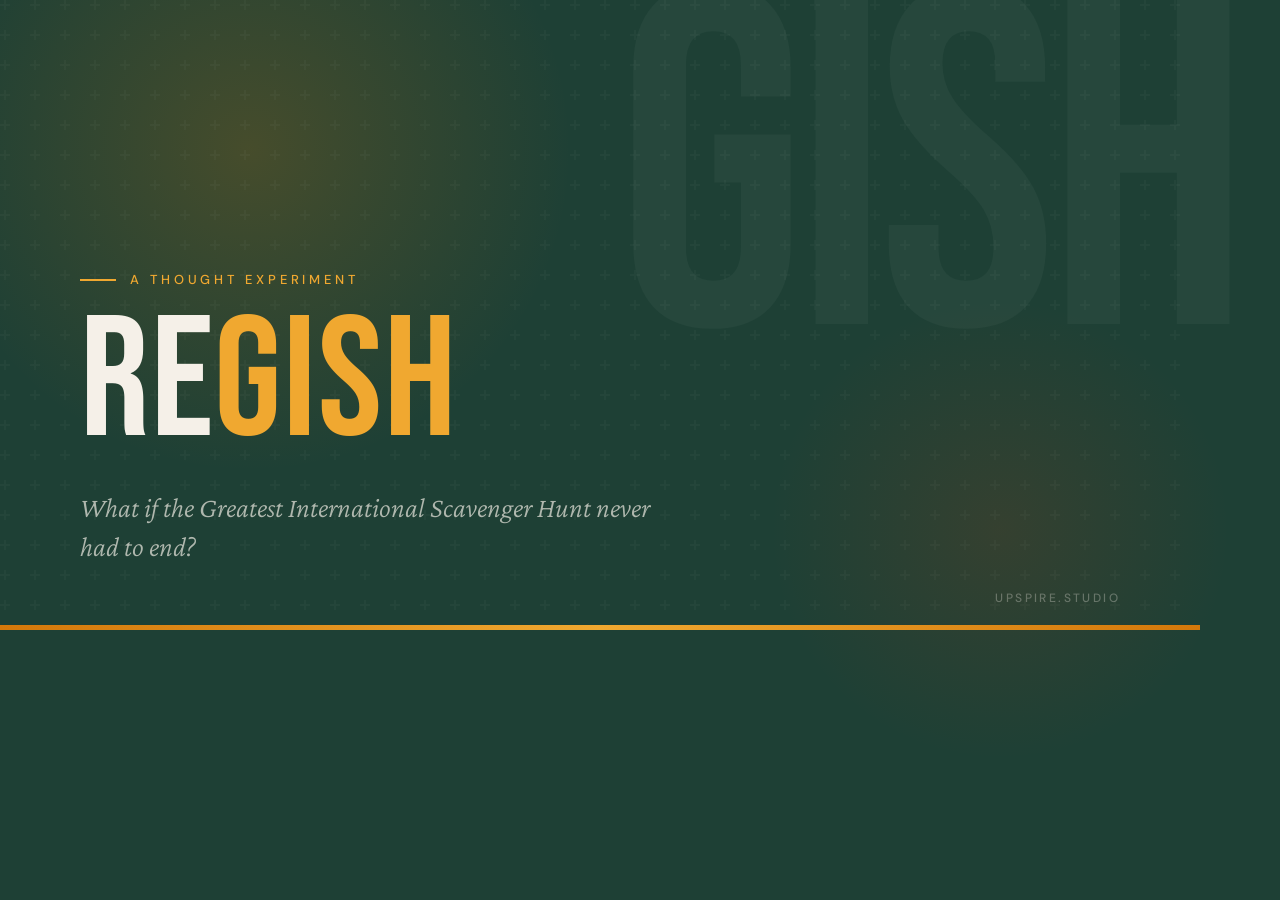
<file: regish-share.html>
<!DOCTYPE html>
<html lang="en">
<head>
<meta charset="UTF-8">
<meta name="viewport" content="width=device-width, initial-scale=1.0">
<title>reGISH — OG Share Image (1200×630)</title>
<link rel="preconnect" href="https://fonts.googleapis.com">
<link rel="preconnect" href="https://fonts.gstatic.com" crossorigin>
<link href="https://fonts.googleapis.com/css2?family=Bebas+Neue&family=Crimson+Pro:ital,wght@0,300;1,300&family=DM+Sans:wght@400;500&display=swap" rel="stylesheet">
<style>
  * { box-sizing: border-box; margin: 0; padding: 0; }

  body {
    width: 1200px;
    height: 630px;
    overflow: hidden;
    background: #1e4035;
    font-family: 'DM Sans', sans-serif;
    position: relative;
  }

  /* Ambient light blobs */
  .blob-1 {
    position: absolute;
    width: 700px;
    height: 700px;
    border-radius: 50%;
    background: radial-gradient(ellipse, rgba(212,120,10,0.22) 0%, transparent 65%);
    top: -200px;
    left: -100px;
    pointer-events: none;
  }

  .blob-2 {
    position: absolute;
    width: 500px;
    height: 500px;
    border-radius: 50%;
    background: radial-gradient(ellipse, rgba(192,65,15,0.14) 0%, transparent 65%);
    bottom: -150px;
    right: -50px;
    pointer-events: none;
  }

  /* Faint cross/grid texture */
  .texture {
    position: absolute;
    inset: 0;
    background-image: url("data:image/svg+xml,%3Csvg width='60' height='60' viewBox='0 0 60 60' xmlns='http://www.w3.org/2000/svg'%3E%3Cg fill='none' fill-rule='evenodd'%3E%3Cg fill='%23f5f0e8' fill-opacity='0.03'%3E%3Cpath d='M36 34v-4h-2v4h-4v2h4v4h2v-4h4v-2h-4zm0-30V0h-2v4h-4v2h4v4h2V6h4V4h-4zM6 34v-4H4v4H0v2h4v4h2v-4h4v-2H6zM6 4V0H4v4H0v2h4v4h2V6h4V4H6z'/%3E%3C/g%3E%3C/g%3E%3C/svg%3E");
    pointer-events: none;
  }

  /* Ghost glyph */
  .ghost {
    position: absolute;
    font-family: 'Bebas Neue', sans-serif;
    font-size: 480px;
    line-height: 1;
    color: rgba(245,240,232,0.035);
    right: -40px;
    top: -60px;
    letter-spacing: -0.02em;
    pointer-events: none;
    user-select: none;
  }

  /* Main content */
  .content {
    position: relative;
    z-index: 2;
    display: flex;
    flex-direction: column;
    justify-content: flex-end;
    height: 100%;
    padding: 64px 80px;
  }

  .eyebrow {
    font-family: 'DM Sans', sans-serif;
    font-size: 13px;
    font-weight: 500;
    letter-spacing: 0.3em;
    text-transform: uppercase;
    color: #f0a830;
    margin-bottom: 20px;
    display: flex;
    align-items: center;
    gap: 14px;
  }

  .eyebrow::before {
    content: '';
    display: inline-block;
    width: 36px;
    height: 2px;
    background: #f0a830;
    flex-shrink: 0;
  }

  .wordmark {
    font-family: 'Bebas Neue', sans-serif;
    font-size: 172px;
    line-height: 0.88;
    letter-spacing: 0.01em;
    color: #f5f0e8;
    margin-bottom: 28px;
  }

  .wordmark span {
    color: #f0a830;
  }

  .tagline {
    font-family: 'Crimson Pro', serif;
    font-size: 28px;
    font-weight: 300;
    font-style: italic;
    color: rgba(245,240,232,0.68);
    max-width: 600px;
    line-height: 1.4;
  }

  /* Bottom rule + attribution */
  .bottom-bar {
    position: absolute;
    z-index: 2;
    bottom: 0;
    left: 0;
    right: 0;
    height: 5px;
    background: linear-gradient(to right, #d4780a, #f0a830, #d4780a);
  }

  .source {
    position: absolute;
    z-index: 2;
    bottom: 24px;
    right: 80px;
    font-family: 'DM Sans', sans-serif;
    font-size: 12px;
    font-weight: 500;
    letter-spacing: 0.2em;
    text-transform: uppercase;
    color: rgba(245,240,232,0.3);
  }
</style>
</head>
<body>

  <div class="blob-1"></div>
  <div class="blob-2"></div>
  <div class="texture"></div>
  <div class="ghost">GISH</div>

  <div class="content">
    <div class="eyebrow">A thought experiment</div>
    <div class="wordmark">re<span>GISH</span></div>
    <div class="tagline">What if the Greatest International Scavenger Hunt never had to end?</div>
  </div>

  <div class="bottom-bar"></div>
  <div class="source">upspire.studio</div>

</body>
</html>
</file>
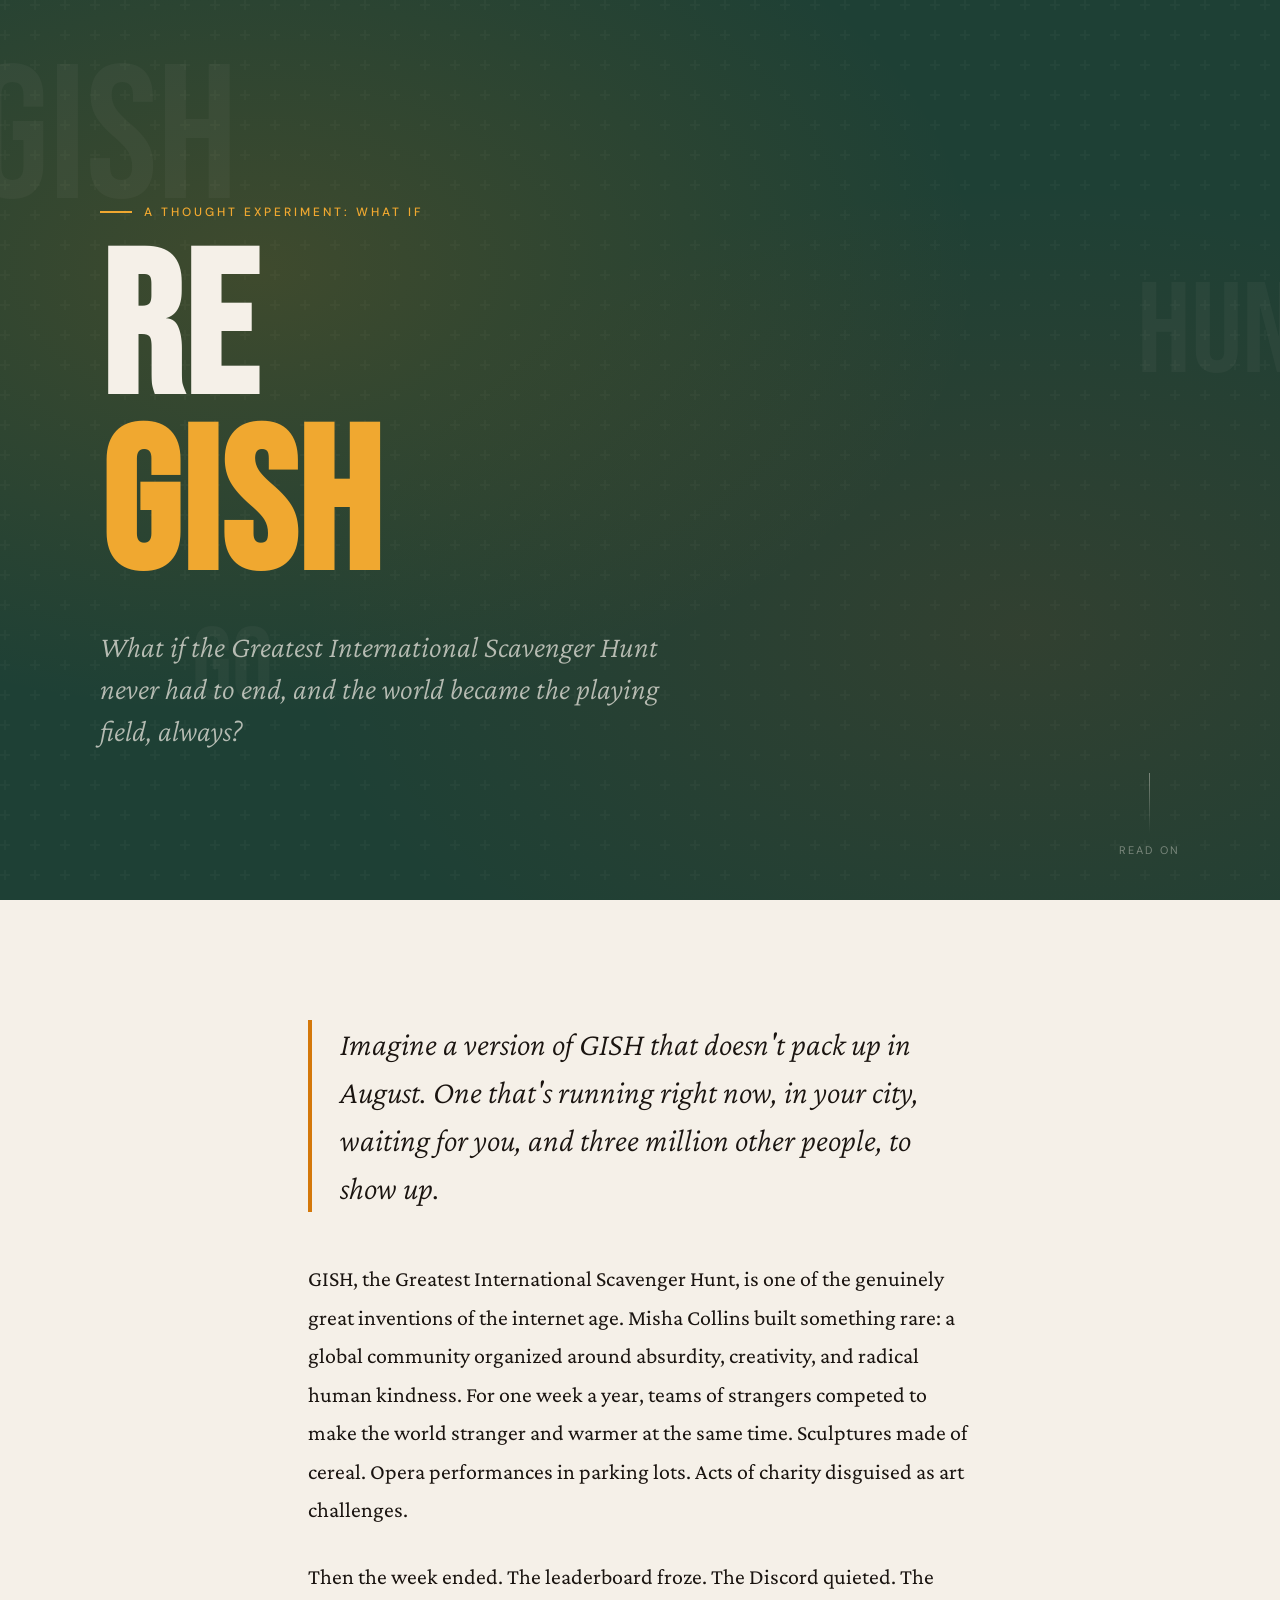
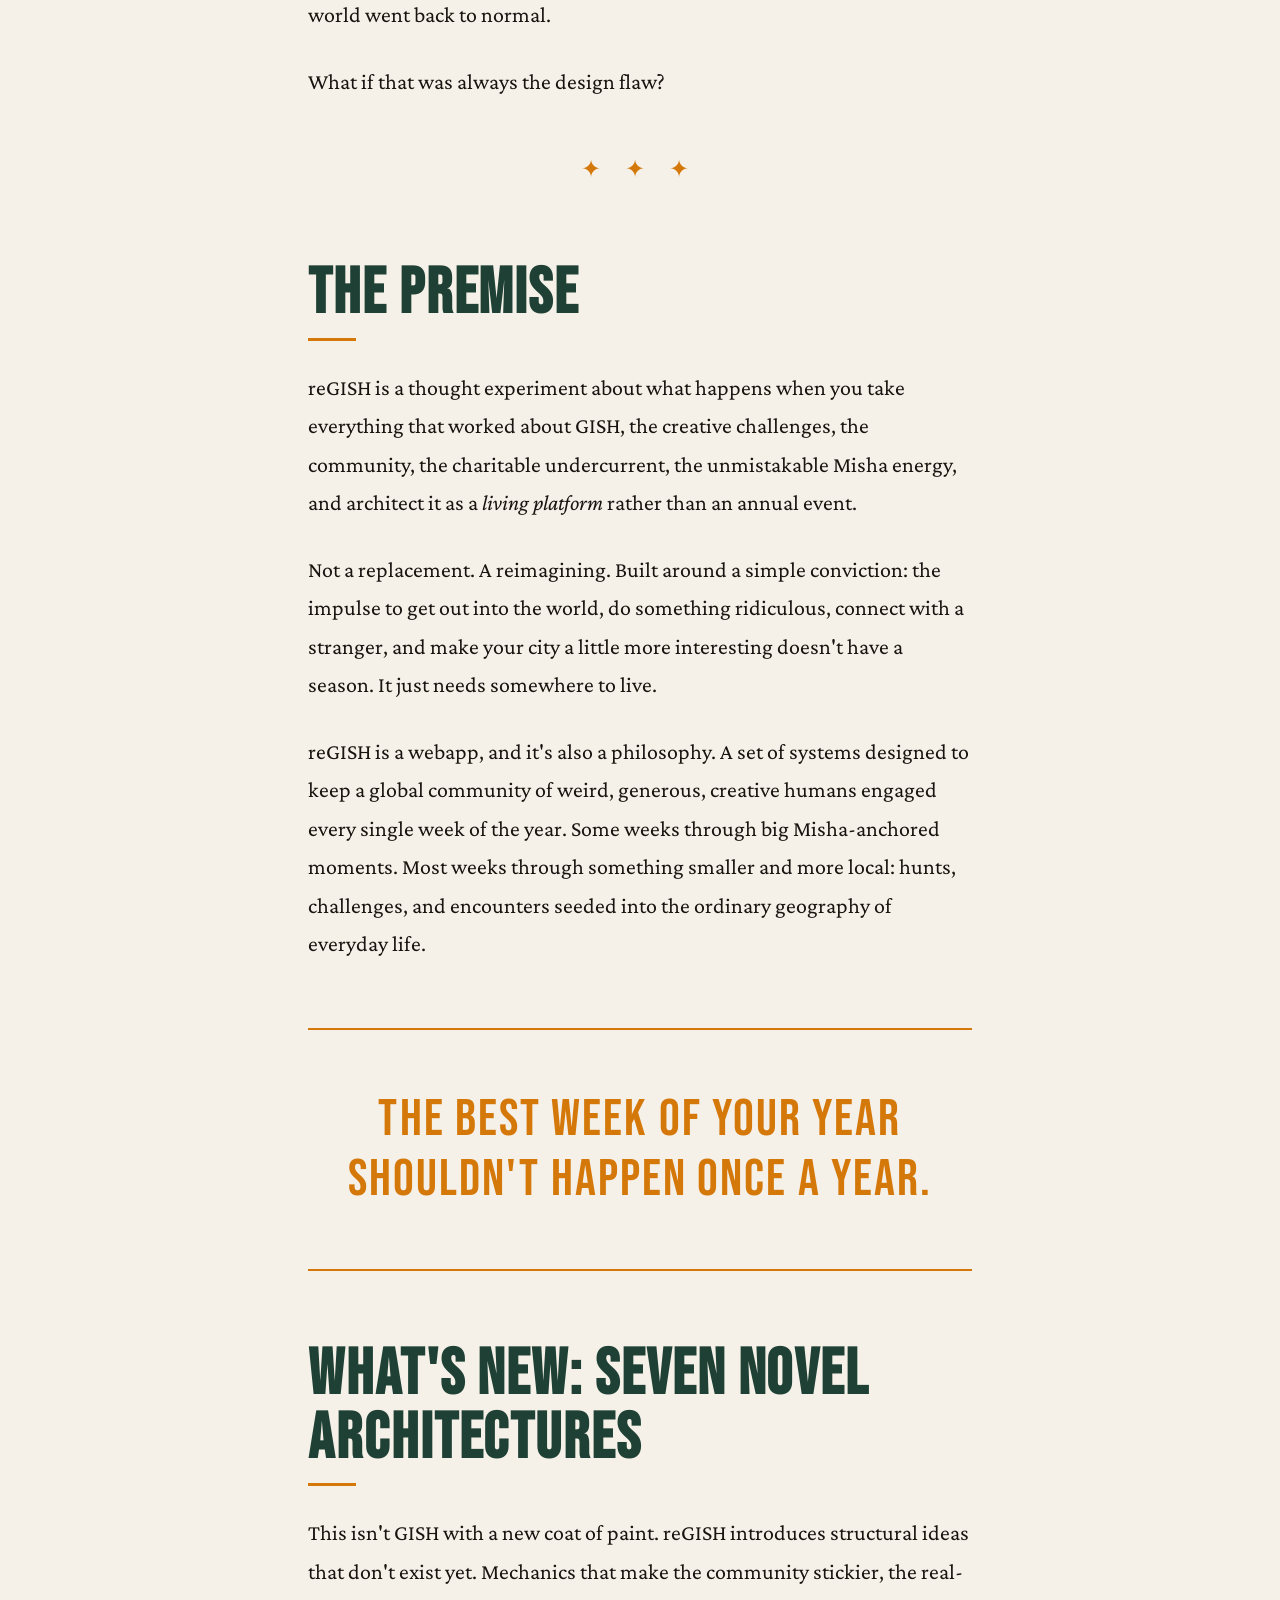
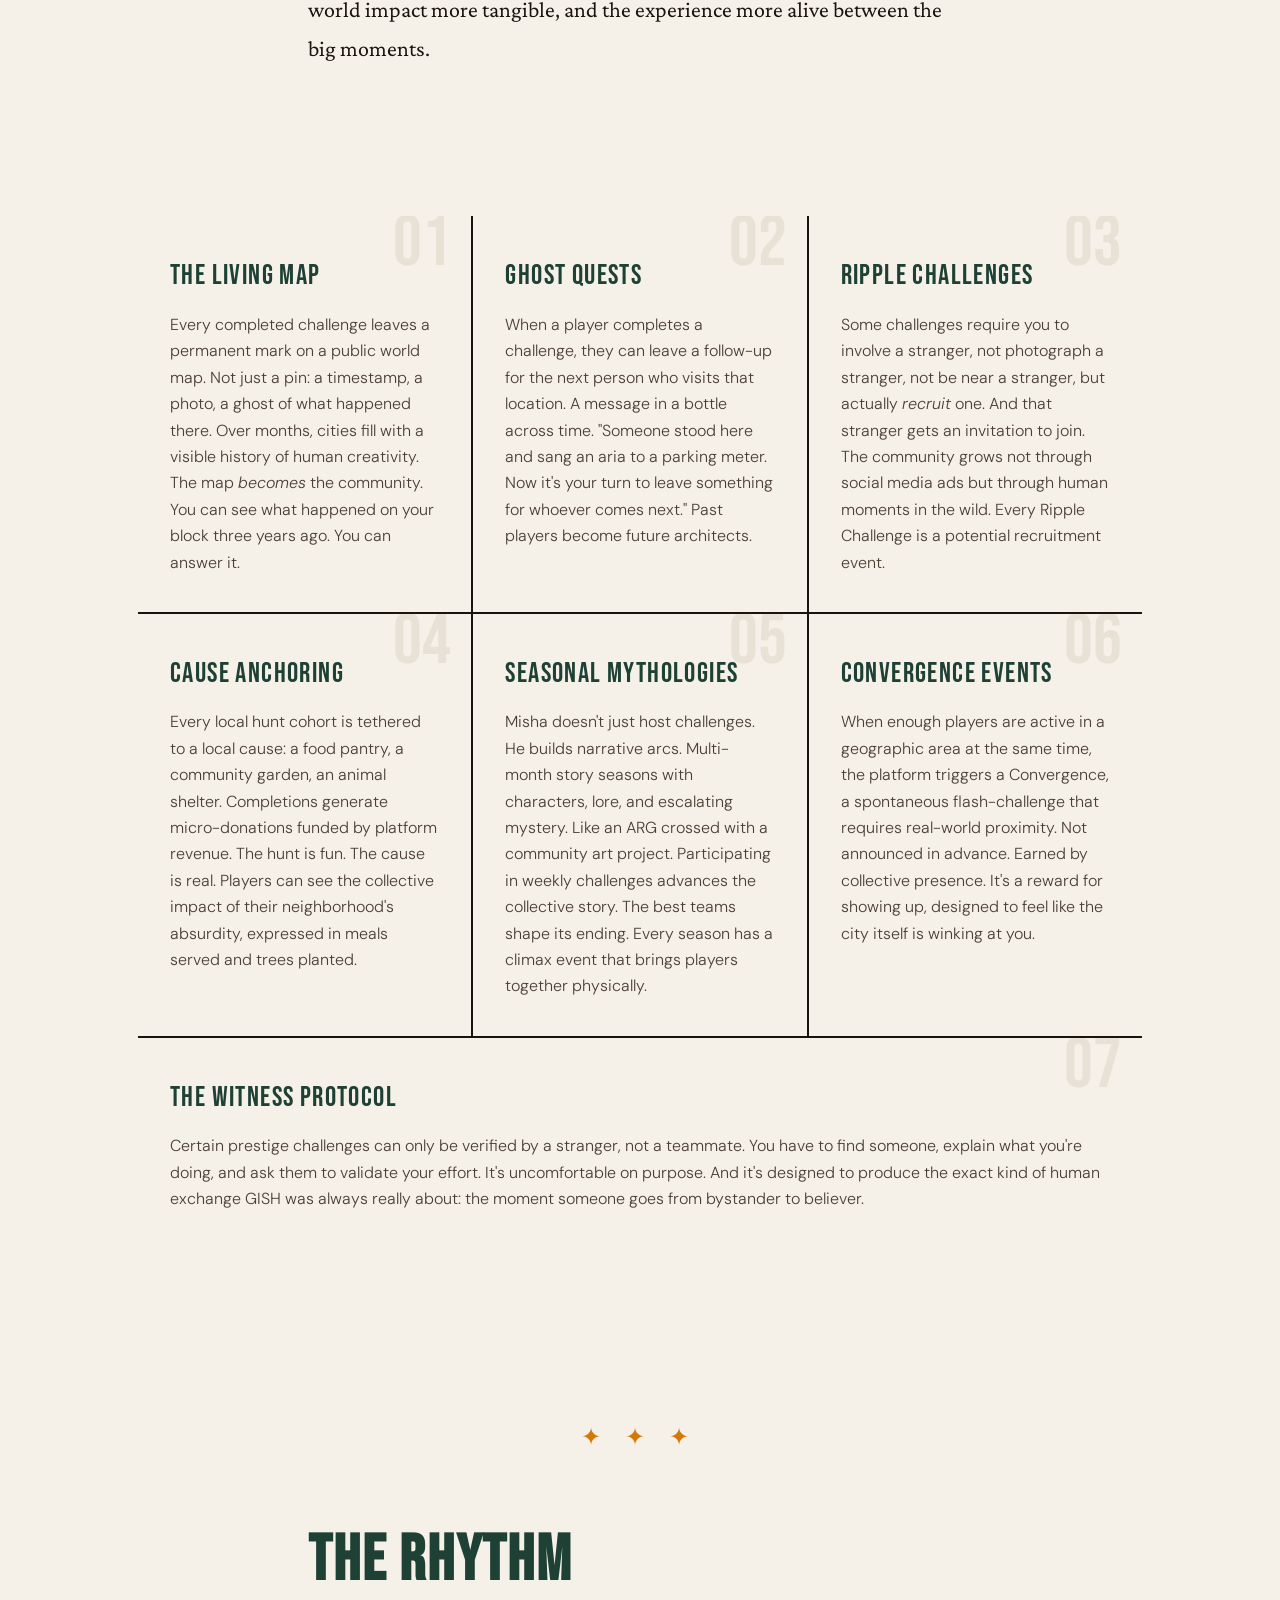
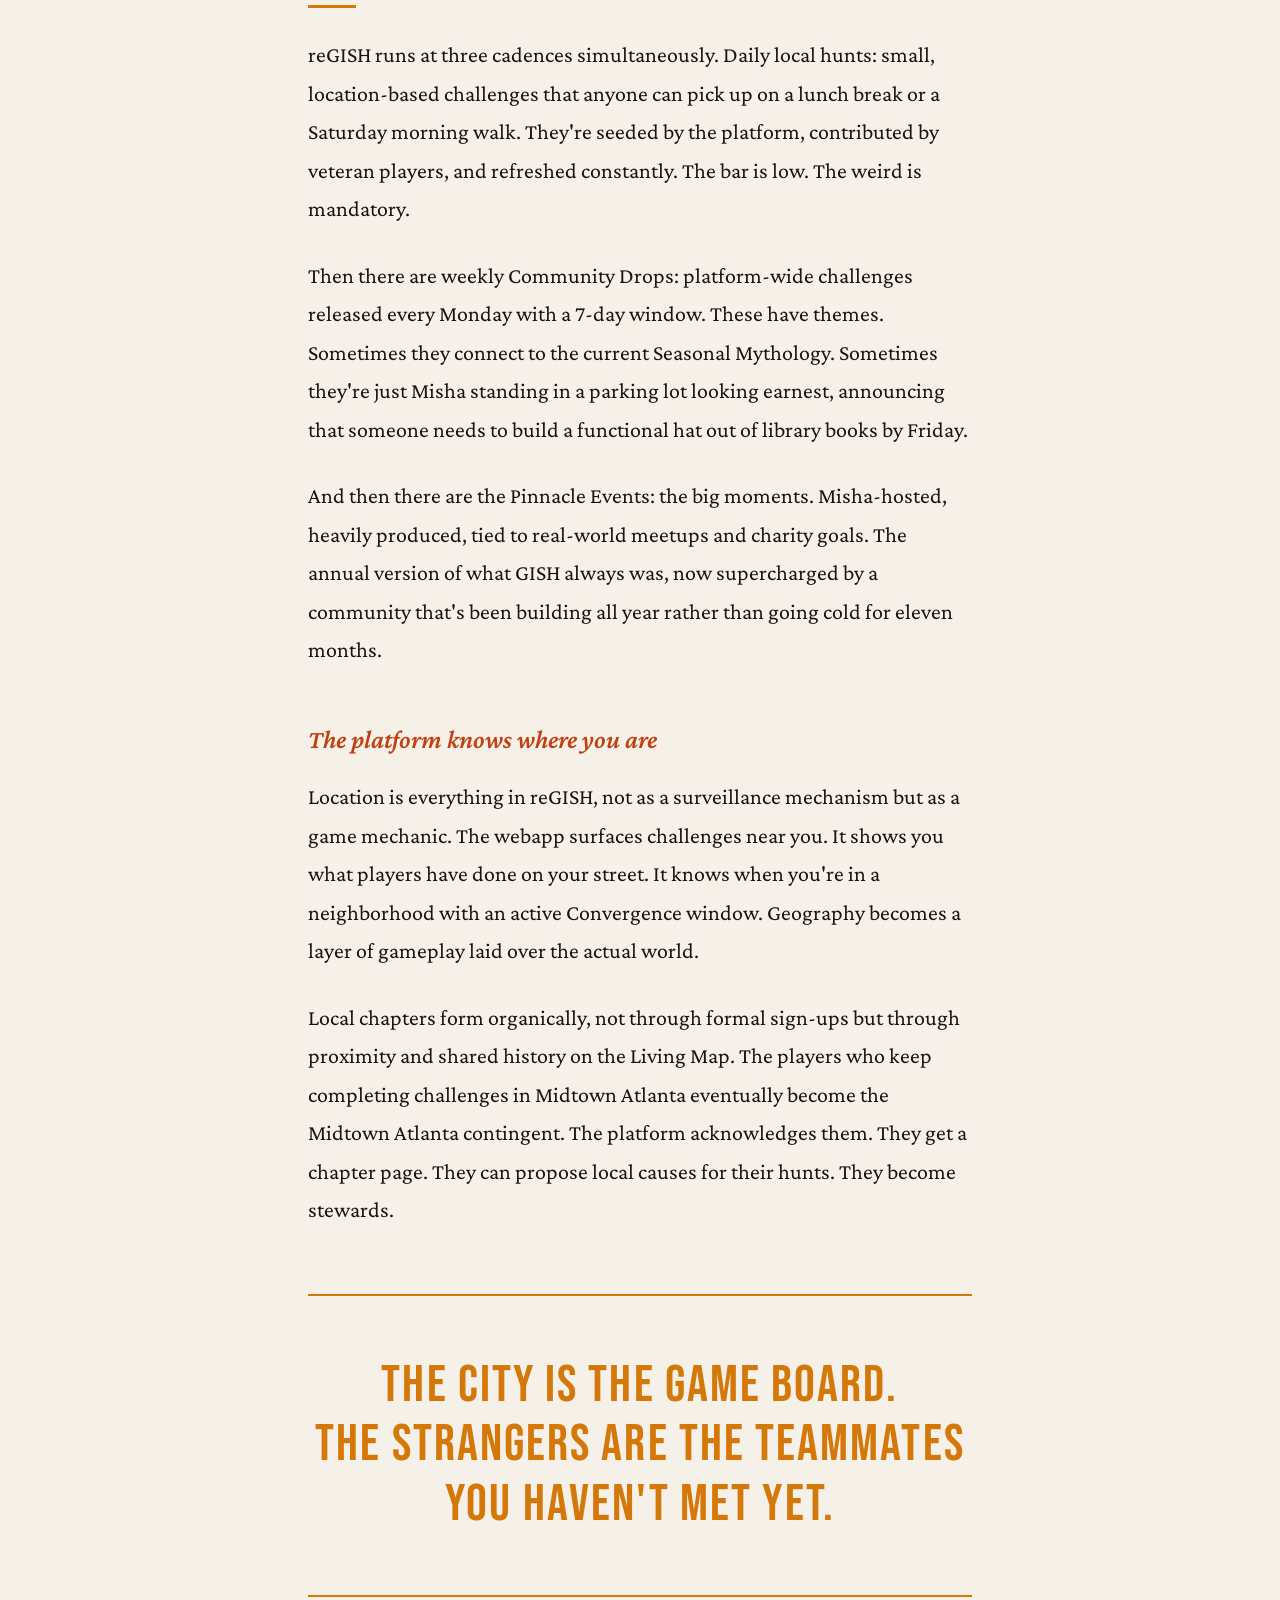
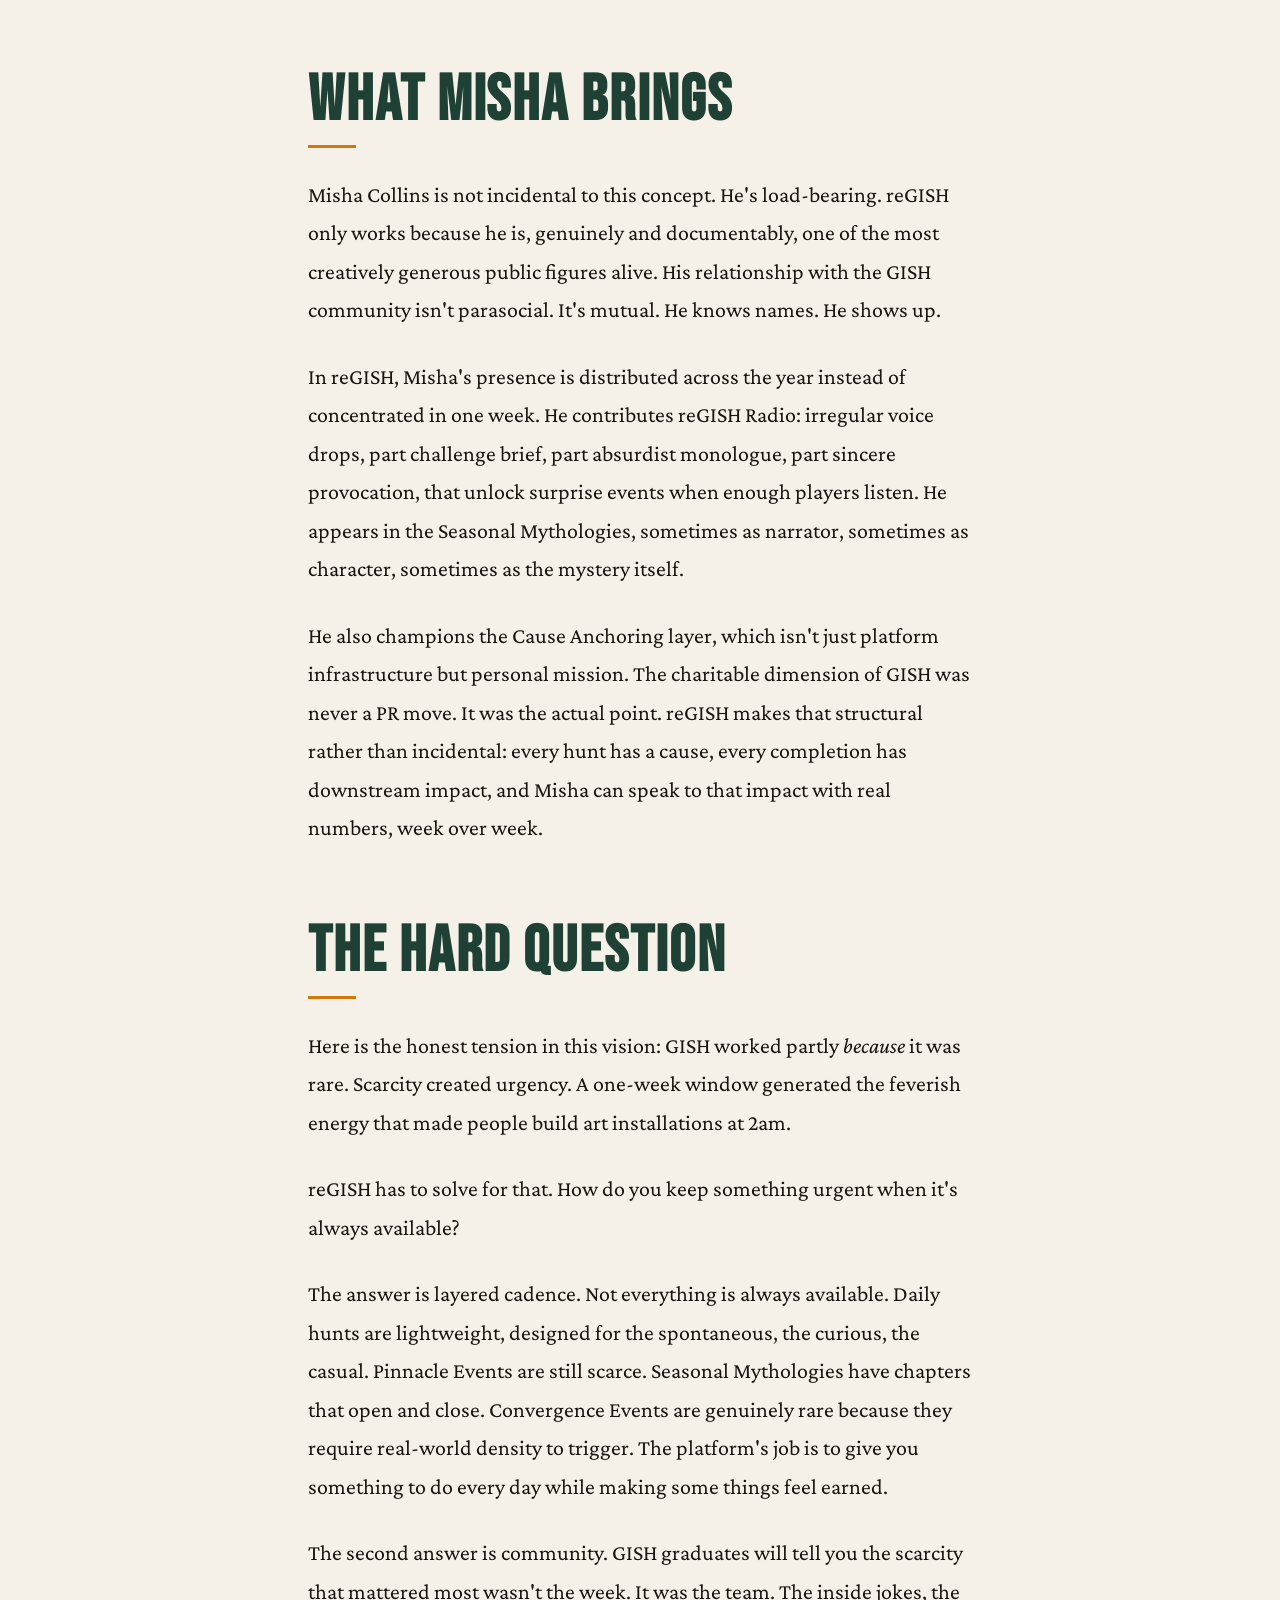
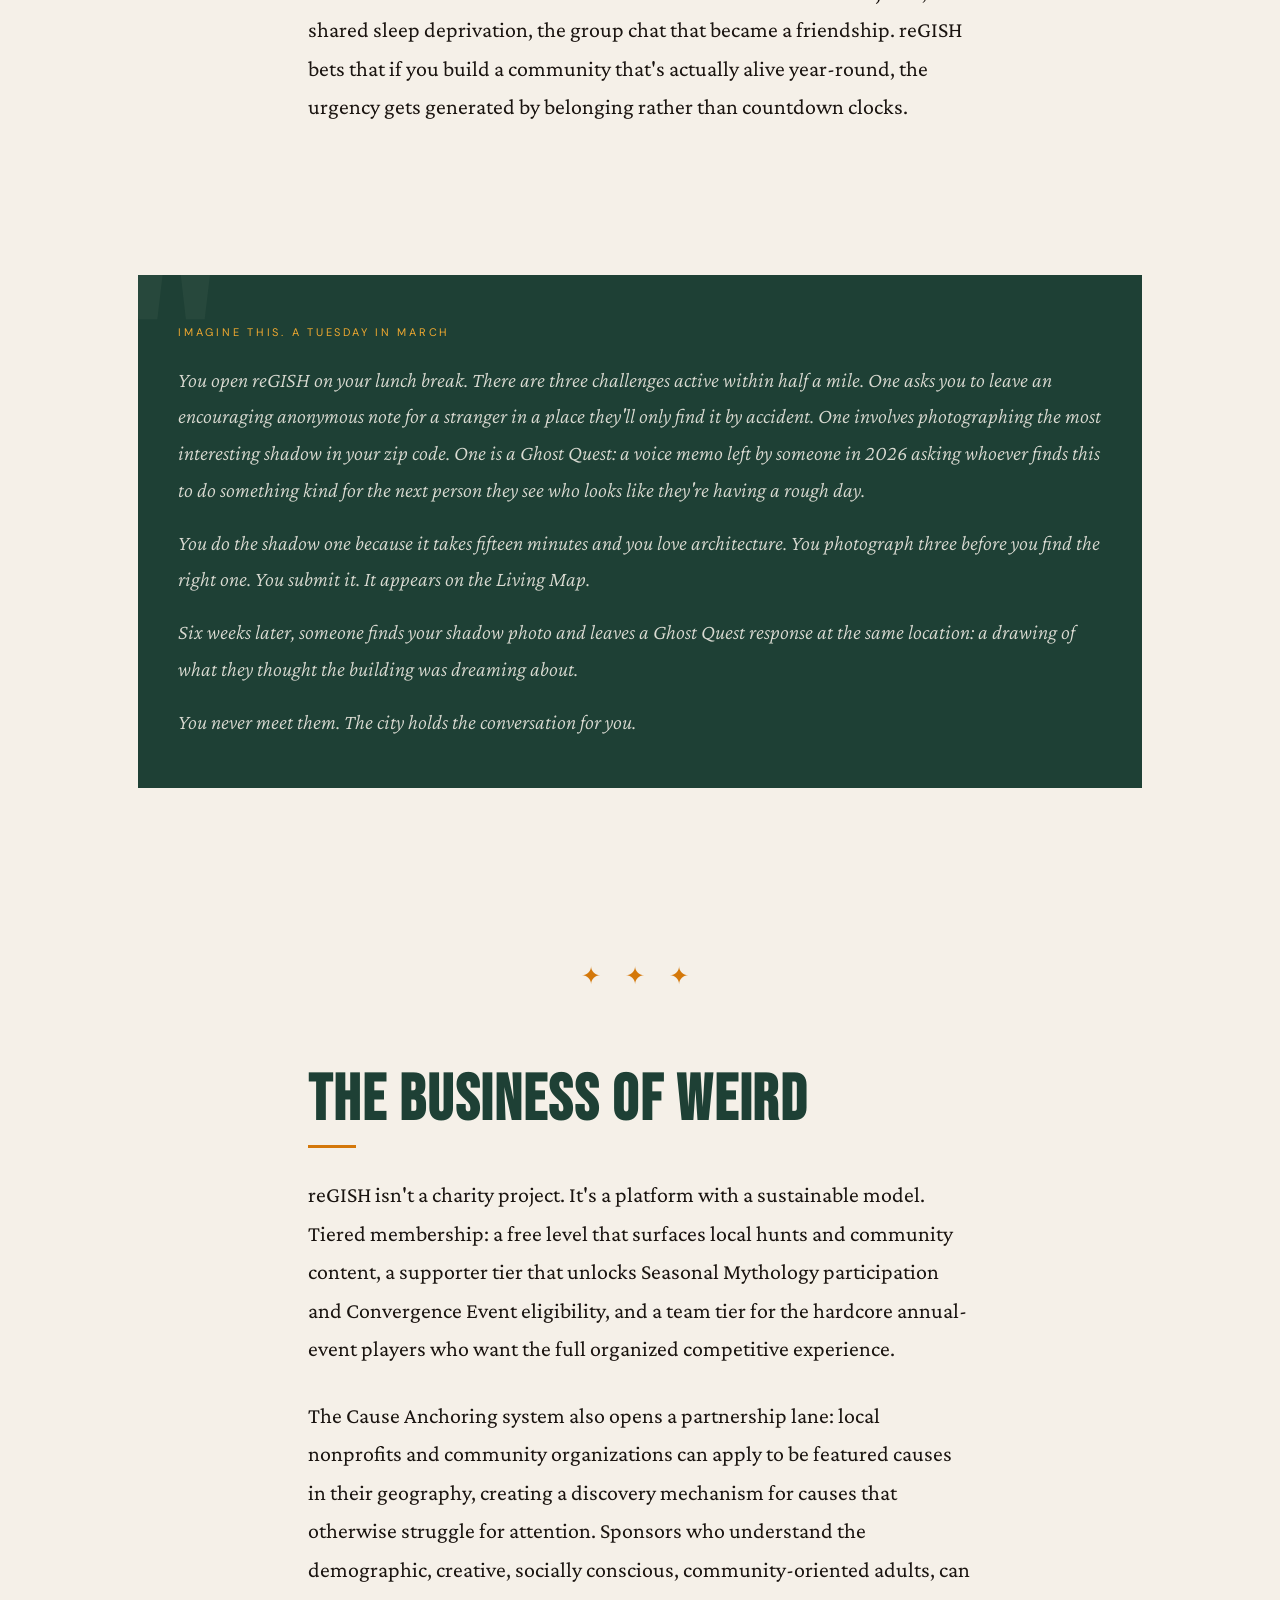
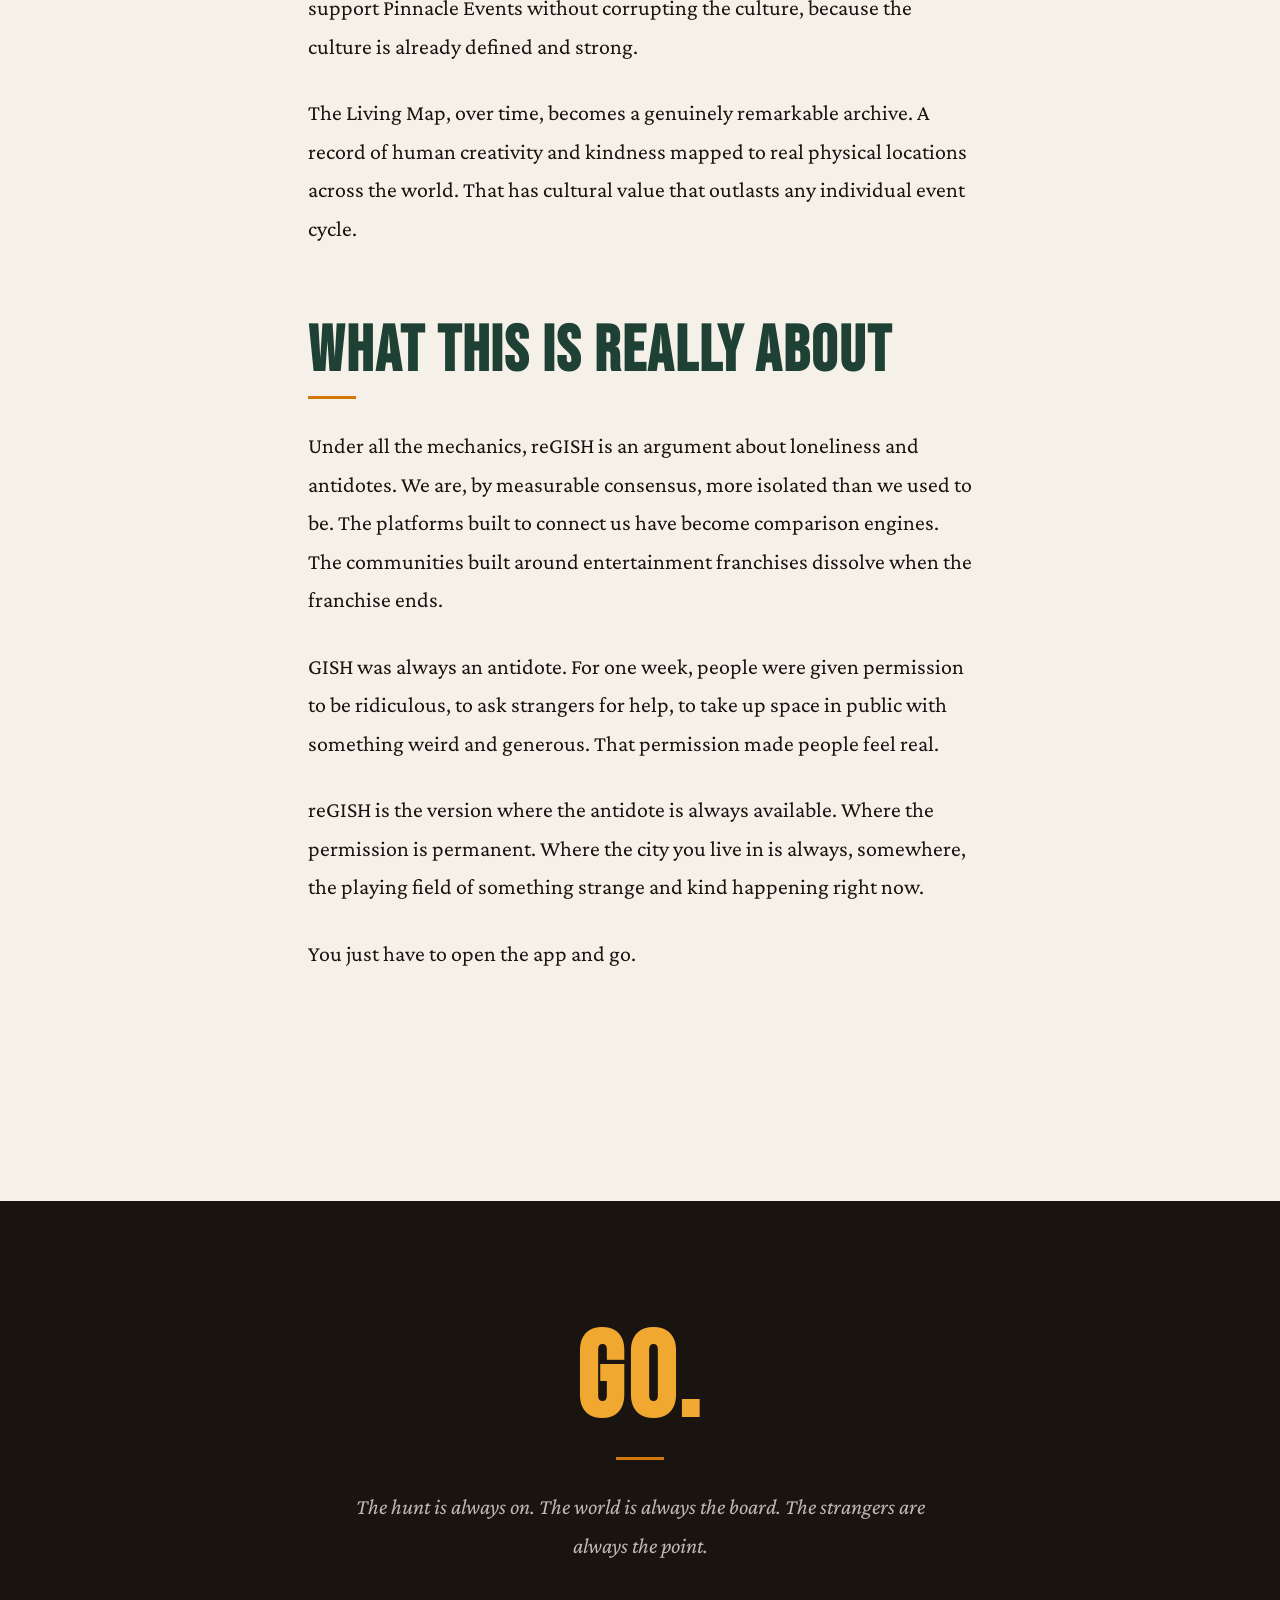
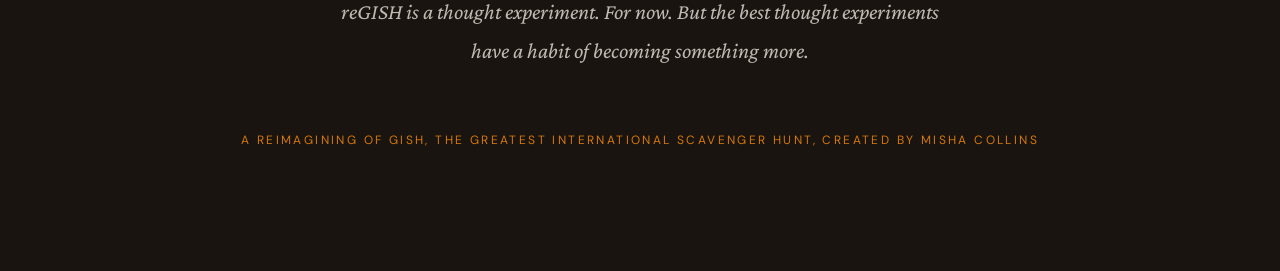
<file: regish-thought-piece.html>
<!DOCTYPE html>
<html lang="en">
<head>
<meta charset="UTF-8">
<meta name="viewport" content="width=device-width, initial-scale=1.0">
<title>reGISH: What If the Hunt Never Ended?</title>

<!-- Open Graph / Social Sharing -->
<meta property="og:type" content="article">
<meta property="og:title" content="reGISH: What If the Hunt Never Ended?">
<meta property="og:description" content="A thought experiment about what happens when you take everything that worked about GISH and architect it as a living platform. The best week of your year shouldn't happen once a year.">
<meta property="og:image" content="https://upspire.studio/regish-share.jpg">
<meta property="og:url" content="https://upspire.studio/regish-thought-piece.html">
<meta property="og:site_name" content="Upspire Studio">

<!-- Twitter / iMessage fallback -->
<meta name="twitter:card" content="summary_large_image">
<meta name="twitter:title" content="reGISH: What If the Hunt Never Ended?">
<meta name="twitter:description" content="A thought experiment about what happens when you take everything that worked about GISH and architect it as a living platform. The best week of your year shouldn't happen once a year.">
<meta name="twitter:image" content="https://upspire.studio/regish-share.jpg">

<link rel="preconnect" href="https://fonts.googleapis.com">
<link rel="preconnect" href="https://fonts.gstatic.com" crossorigin>
<link href="https://fonts.googleapis.com/css2?family=Bebas+Neue&family=Crimson+Pro:ital,wght@0,300;0,400;0,600;1,300;1,400&family=DM+Sans:wght@300;400;500&display=swap" rel="stylesheet">

<style>
  :root {
    --ink: #1a1410;
    --paper: #f5f0e8;
    --amber: #d4780a;
    --amber-light: #f0a830;
    --rust: #c0410f;
    --forest: #1e4035;
    --mist: #e8e2d6;
    --gold: #b8941f;
  }

  *, *::before, *::after { box-sizing: border-box; margin: 0; padding: 0; }

  html { scroll-behavior: smooth; }

  body {
    background: var(--paper);
    color: var(--ink);
    font-family: 'Crimson Pro', Georgia, serif;
    font-size: 20px;
    line-height: 1.7;
    overflow-x: hidden;
  }

  /* ── HEADER ── */
  header {
    background: var(--forest);
    color: var(--paper);
    padding: 0;
    position: relative;
    overflow: hidden;
    min-height: 100vh;
    display: flex;
    flex-direction: column;
    justify-content: flex-end;
  }

  .header-texture {
    position: absolute;
    inset: 0;
    background-image:
      radial-gradient(ellipse at 20% 30%, rgba(212,120,10,0.18) 0%, transparent 50%),
      radial-gradient(ellipse at 80% 70%, rgba(192,65,15,0.12) 0%, transparent 50%),
      url("data:image/svg+xml,%3Csvg width='60' height='60' viewBox='0 0 60 60' xmlns='http://www.w3.org/2000/svg'%3E%3Cg fill='none' fill-rule='evenodd'%3E%3Cg fill='%23f5f0e8' fill-opacity='0.03'%3E%3Cpath d='M36 34v-4h-2v4h-4v2h4v4h2v-4h4v-2h-4zm0-30V0h-2v4h-4v2h4v4h2V6h4V4h-4zM6 34v-4H4v4H0v2h4v4h2v-4h4v-2H6zM6 4V0H4v4H0v2h4v4h2V6h4V4H6z'/%3E%3C/g%3E%3C/g%3E%3C/svg%3E");
    pointer-events: none;
  }

  .floating-glyphs {
    position: absolute;
    inset: 0;
    pointer-events: none;
    overflow: hidden;
  }

  .glyph {
    position: absolute;
    font-family: 'Bebas Neue', sans-serif;
    color: rgba(245,240,232,0.04);
    font-size: clamp(80px, 15vw, 200px);
    line-height: 1;
    animation: drift 20s ease-in-out infinite;
  }

  .glyph:nth-child(1) { top: 5%; left: -2%; animation-delay: 0s; }
  .glyph:nth-child(2) { top: 30%; right: -5%; animation-delay: -7s; font-size: clamp(60px, 10vw, 140px); }
  .glyph:nth-child(3) { bottom: 20%; left: 15%; animation-delay: -14s; font-size: clamp(50px, 8vw, 120px); }

  @keyframes drift {
    0%, 100% { transform: translate(0, 0) rotate(-2deg); }
    33% { transform: translate(15px, -20px) rotate(1deg); }
    66% { transform: translate(-10px, 10px) rotate(-1deg); }
  }

  .header-content {
    position: relative;
    z-index: 2;
    padding: clamp(40px, 8vw, 100px);
    padding-bottom: clamp(60px, 10vw, 120px);
    max-width: 1000px;
  }

  .eyebrow {
    font-family: 'DM Sans', sans-serif;
    font-size: 12px;
    font-weight: 500;
    letter-spacing: 0.25em;
    text-transform: uppercase;
    color: var(--amber-light);
    margin-bottom: 24px;
    display: flex;
    align-items: center;
    gap: 12px;
  }

  .eyebrow::before {
    content: '';
    display: inline-block;
    width: 32px;
    height: 2px;
    background: var(--amber-light);
  }

  h1 {
    font-family: 'Bebas Neue', sans-serif;
    font-size: clamp(72px, 16vw, 200px);
    line-height: 0.88;
    letter-spacing: 0.01em;
    color: var(--paper);
    margin-bottom: 8px;
  }

  h1 span.accent {
    color: var(--amber-light);
    display: block;
  }

  .header-subtitle {
    font-family: 'Crimson Pro', serif;
    font-size: clamp(20px, 3vw, 30px);
    font-style: italic;
    font-weight: 300;
    color: rgba(245,240,232,0.7);
    margin-top: 28px;
    max-width: 600px;
    line-height: 1.4;
  }

  .scroll-hint {
    position: absolute;
    bottom: 40px;
    right: clamp(40px, 8vw, 100px);
    z-index: 2;
    display: flex;
    flex-direction: column;
    align-items: center;
    gap: 8px;
    font-family: 'DM Sans', sans-serif;
    font-size: 11px;
    letter-spacing: 0.2em;
    text-transform: uppercase;
    color: rgba(245,240,232,0.4);
  }

  .scroll-line {
    width: 1px;
    height: 60px;
    background: linear-gradient(to bottom, rgba(245,240,232,0.4), transparent);
    animation: scrollpulse 2s ease-in-out infinite;
  }

  @keyframes scrollpulse {
    0%, 100% { opacity: 0.4; transform: scaleY(1); }
    50% { opacity: 1; transform: scaleY(1.1); }
  }

  /* ── ARTICLE BODY ── */
  article {
    max-width: 760px;
    margin: 0 auto;
    padding: clamp(60px, 10vw, 120px) clamp(24px, 5vw, 48px);
  }

  .lede {
    font-size: clamp(22px, 3.5vw, 32px);
    font-weight: 300;
    line-height: 1.5;
    color: var(--ink);
    margin-bottom: 48px;
    border-left: 4px solid var(--amber);
    padding-left: 28px;
    font-style: italic;
  }

  p {
    margin-bottom: 28px;
    font-size: clamp(18px, 2.2vw, 22px);
    line-height: 1.75;
  }

  h2 {
    font-family: 'Bebas Neue', sans-serif;
    font-size: clamp(36px, 6vw, 64px);
    line-height: 1;
    letter-spacing: 0.03em;
    color: var(--forest);
    margin: 72px 0 28px;
    position: relative;
  }

  h2::after {
    content: '';
    display: block;
    width: 48px;
    height: 3px;
    background: var(--amber);
    margin-top: 12px;
  }

  h3 {
    font-family: 'Crimson Pro', serif;
    font-size: clamp(20px, 2.5vw, 26px);
    font-weight: 600;
    color: var(--rust);
    margin: 48px 0 16px;
    font-style: italic;
  }

  /* ── FEATURE CARDS ── */
  .feature-grid {
    display: grid;
    grid-template-columns: repeat(auto-fill, minmax(280px, 1fr));
    gap: 2px;
    margin: 60px -clamp(24px, 5vw, 48px);
    background: var(--ink);
  }

  .feature-card {
    background: var(--paper);
    padding: 36px 32px;
    position: relative;
    overflow: hidden;
    transition: background 0.3s ease;
  }

  .feature-card:last-child {
    grid-column: 1 / -1;
  }

  .feature-card:hover {
    background: var(--forest);
    color: var(--paper);
  }

  .feature-card:hover .feature-title {
    color: var(--amber-light);
  }

  .feature-card:hover .feature-body {
    color: rgba(245,240,232,0.8);
  }

  .feature-number {
    font-family: 'Bebas Neue', sans-serif;
    font-size: 72px;
    line-height: 1;
    color: var(--mist);
    position: absolute;
    top: -8px;
    right: 20px;
    transition: color 0.3s ease;
  }

  .feature-card:hover .feature-number {
    color: rgba(245,240,232,0.08);
  }

  .feature-title {
    font-family: 'Bebas Neue', sans-serif;
    font-size: 28px;
    letter-spacing: 0.05em;
    color: var(--forest);
    margin-bottom: 12px;
    position: relative;
    z-index: 1;
    transition: color 0.3s ease;
  }

  .feature-body {
    font-size: 16px;
    line-height: 1.65;
    color: #4a3f35;
    position: relative;
    z-index: 1;
    transition: color 0.3s ease;
    font-family: 'DM Sans', sans-serif;
    font-weight: 300;
  }

  /* ── PULL QUOTES ── */
  .pullquote {
    font-family: 'Bebas Neue', sans-serif;
    font-size: clamp(32px, 5vw, 52px);
    line-height: 1.15;
    letter-spacing: 0.04em;
    color: var(--amber);
    text-align: center;
    padding: 60px 0;
    border-top: 2px solid var(--amber);
    border-bottom: 2px solid var(--amber);
    margin: 64px 0;
  }

  /* ── DIVIDERS ── */
  .ornament {
    text-align: center;
    font-size: 24px;
    color: var(--amber);
    margin: 48px 0;
    letter-spacing: 0.4em;
  }

  /* ── SCENARIO BLOCK ── */
  .scenario {
    background: var(--forest);
    color: var(--paper);
    padding: 48px 40px;
    margin: 60px -clamp(24px, 5vw, 48px);
    position: relative;
    overflow: hidden;
  }

  .scenario::before {
    content: '"';
    font-family: 'Bebas Neue', sans-serif;
    font-size: 320px;
    color: rgba(245,240,232,0.04);
    position: absolute;
    top: -60px;
    left: -20px;
    line-height: 1;
    pointer-events: none;
  }

  .scenario-label {
    font-family: 'DM Sans', sans-serif;
    font-size: 11px;
    letter-spacing: 0.25em;
    text-transform: uppercase;
    color: var(--amber-light);
    margin-bottom: 20px;
  }

  .scenario p {
    font-style: italic;
    font-weight: 300;
    color: rgba(245,240,232,0.88);
    font-size: clamp(17px, 2vw, 21px);
    position: relative;
    z-index: 1;
    margin-bottom: 16px;
  }

  .scenario p:last-child { margin-bottom: 0; }

  /* ── CLOSING ── */
  .closing-section {
    background: var(--ink);
    color: var(--paper);
    padding: clamp(60px, 10vw, 120px) clamp(24px, 5vw, 48px);
    margin-top: 80px;
    text-align: center;
  }

  .closing-section h2 {
    color: var(--amber-light);
    font-size: clamp(48px, 10vw, 120px);
    margin: 0 0 28px;
  }

  .closing-section h2::after { margin: 16px auto 0; }

  .closing-section p {
    color: rgba(245,240,232,0.75);
    max-width: 600px;
    margin: 0 auto 28px;
    font-style: italic;
  }

  .closing-tag {
    font-family: 'DM Sans', sans-serif;
    font-size: 12px;
    letter-spacing: 0.2em;
    text-transform: uppercase;
    color: var(--amber);
    margin-top: 60px;
  }

  /* ── ANIMATIONS ── */
  .reveal {
    opacity: 0;
    transform: translateY(24px);
    transition: opacity 0.8s ease, transform 0.8s ease;
  }

  .reveal.visible {
    opacity: 1;
    transform: none;
  }

  @media (max-width: 600px) {
    .feature-grid { margin: 40px 0; }
    .scenario { margin: 40px 0; padding: 36px 24px; }
  }
</style>
</head>
<body>

<!-- HEADER -->
<header>
  <div class="header-texture"></div>
  <div class="floating-glyphs">
    <div class="glyph">GISH</div>
    <div class="glyph">HUNT</div>
    <div class="glyph">GO</div>
  </div>

  <div class="header-content">
    <div class="eyebrow">A thought experiment: what if</div>
    <h1>
      re
      <span class="accent">GISH</span>
    </h1>
    <p class="header-subtitle">What if the Greatest International Scavenger Hunt never had to end, and the world became the playing field, always?</p>
  </div>

  <div class="scroll-hint">
    <div class="scroll-line"></div>
    Read on
  </div>
</header>

<!-- ARTICLE -->
<article>

  <p class="lede reveal">
    Imagine a version of GISH that doesn't pack up in August. One that's running right now, in your city, waiting for you, and three million other people, to show up.
  </p>

  <p class="reveal">GISH, the Greatest International Scavenger Hunt, is one of the genuinely great inventions of the internet age. Misha Collins built something rare: a global community organized around absurdity, creativity, and radical human kindness. For one week a year, teams of strangers competed to make the world stranger and warmer at the same time. Sculptures made of cereal. Opera performances in parking lots. Acts of charity disguised as art challenges.</p>

  <p class="reveal">Then the week ended. The leaderboard froze. The Discord quieted. The world went back to normal.</p>

  <p class="reveal">What if that was always the design flaw?</p>

  <div class="ornament reveal">✦ ✦ ✦</div>

  <h2 class="reveal">The premise</h2>

  <p class="reveal">reGISH is a thought experiment about what happens when you take everything that worked about GISH, the creative challenges, the community, the charitable undercurrent, the unmistakable Misha energy, and architect it as a <em>living platform</em> rather than an annual event.</p>

  <p class="reveal">Not a replacement. A reimagining. Built around a simple conviction: the impulse to get out into the world, do something ridiculous, connect with a stranger, and make your city a little more interesting doesn't have a season. It just needs somewhere to live.</p>

  <p class="reveal">reGISH is a webapp, and it's also a philosophy. A set of systems designed to keep a global community of weird, generous, creative humans engaged every single week of the year. Some weeks through big Misha-anchored moments. Most weeks through something smaller and more local: hunts, challenges, and encounters seeded into the ordinary geography of everyday life.</p>

  <div class="pullquote reveal">
    The best week of your year<br>shouldn't happen once a year.
  </div>

  <h2 class="reveal">What's new: seven novel architectures</h2>

  <p class="reveal">This isn't GISH with a new coat of paint. reGISH introduces structural ideas that don't exist yet. Mechanics that make the community stickier, the real-world impact more tangible, and the experience more alive between the big moments.</p>

</article>

<!-- FEATURE GRID -->
<div style="max-width:1100px;margin:0 auto;padding:0 clamp(24px,5vw,48px)">
<div class="feature-grid reveal">

  <div class="feature-card">
    <div class="feature-number">01</div>
    <div class="feature-title">The Living Map</div>
    <div class="feature-body">Every completed challenge leaves a permanent mark on a public world map. Not just a pin: a timestamp, a photo, a ghost of what happened there. Over months, cities fill with a visible history of human creativity. The map <em>becomes</em> the community. You can see what happened on your block three years ago. You can answer it.</div>
  </div>

  <div class="feature-card">
    <div class="feature-number">02</div>
    <div class="feature-title">Ghost Quests</div>
    <div class="feature-body">When a player completes a challenge, they can leave a follow-up for the next person who visits that location. A message in a bottle across time. "Someone stood here and sang an aria to a parking meter. Now it's your turn to leave something for whoever comes next." Past players become future architects.</div>
  </div>

  <div class="feature-card">
    <div class="feature-number">03</div>
    <div class="feature-title">Ripple Challenges</div>
    <div class="feature-body">Some challenges require you to involve a stranger, not photograph a stranger, not be near a stranger, but actually <em>recruit</em> one. And that stranger gets an invitation to join. The community grows not through social media ads but through human moments in the wild. Every Ripple Challenge is a potential recruitment event.</div>
  </div>

  <div class="feature-card">
    <div class="feature-number">04</div>
    <div class="feature-title">Cause Anchoring</div>
    <div class="feature-body">Every local hunt cohort is tethered to a local cause: a food pantry, a community garden, an animal shelter. Completions generate micro-donations funded by platform revenue. The hunt is fun. The cause is real. Players can see the collective impact of their neighborhood's absurdity, expressed in meals served and trees planted.</div>
  </div>

  <div class="feature-card">
    <div class="feature-number">05</div>
    <div class="feature-title">Seasonal Mythologies</div>
    <div class="feature-body">Misha doesn't just host challenges. He builds narrative arcs. Multi-month story seasons with characters, lore, and escalating mystery. Like an ARG crossed with a community art project. Participating in weekly challenges advances the collective story. The best teams shape its ending. Every season has a climax event that brings players together physically.</div>
  </div>

  <div class="feature-card">
    <div class="feature-number">06</div>
    <div class="feature-title">Convergence Events</div>
    <div class="feature-body">When enough players are active in a geographic area at the same time, the platform triggers a Convergence, a spontaneous flash-challenge that requires real-world proximity. Not announced in advance. Earned by collective presence. It's a reward for showing up, designed to feel like the city itself is winking at you.</div>
  </div>

  <div class="feature-card">
    <div class="feature-number">07</div>
    <div class="feature-title">The Witness Protocol</div>
    <div class="feature-body">Certain prestige challenges can only be verified by a stranger, not a teammate. You have to find someone, explain what you're doing, and ask them to validate your effort. It's uncomfortable on purpose. And it's designed to produce the exact kind of human exchange GISH was always really about: the moment someone goes from bystander to believer.</div>
  </div>

</div>
</div>

<article>

  <div class="ornament reveal">✦ ✦ ✦</div>

  <h2 class="reveal">The rhythm</h2>

  <p class="reveal">reGISH runs at three cadences simultaneously. Daily local hunts: small, location-based challenges that anyone can pick up on a lunch break or a Saturday morning walk. They're seeded by the platform, contributed by veteran players, and refreshed constantly. The bar is low. The weird is mandatory.</p>

  <p class="reveal">Then there are weekly Community Drops: platform-wide challenges released every Monday with a 7-day window. These have themes. Sometimes they connect to the current Seasonal Mythology. Sometimes they're just Misha standing in a parking lot looking earnest, announcing that someone needs to build a functional hat out of library books by Friday.</p>

  <p class="reveal">And then there are the Pinnacle Events: the big moments. Misha-hosted, heavily produced, tied to real-world meetups and charity goals. The annual version of what GISH always was, now supercharged by a community that's been building all year rather than going cold for eleven months.</p>

  <h3 class="reveal">The platform knows where you are</h3>

  <p class="reveal">Location is everything in reGISH, not as a surveillance mechanism but as a game mechanic. The webapp surfaces challenges near you. It shows you what players have done on your street. It knows when you're in a neighborhood with an active Convergence window. Geography becomes a layer of gameplay laid over the actual world.</p>

  <p class="reveal">Local chapters form organically, not through formal sign-ups but through proximity and shared history on the Living Map. The players who keep completing challenges in Midtown Atlanta eventually become the Midtown Atlanta contingent. The platform acknowledges them. They get a chapter page. They can propose local causes for their hunts. They become stewards.</p>

  <div class="pullquote reveal">
    The city is the game board.<br>The strangers are the teammates<br>you haven't met yet.
  </div>

  <h2 class="reveal">What Misha brings</h2>

  <p class="reveal">Misha Collins is not incidental to this concept. He's load-bearing. reGISH only works because he is, genuinely and documentably, one of the most creatively generous public figures alive. His relationship with the GISH community isn't parasocial. It's mutual. He knows names. He shows up.</p>

  <p class="reveal">In reGISH, Misha's presence is distributed across the year instead of concentrated in one week. He contributes reGISH Radio: irregular voice drops, part challenge brief, part absurdist monologue, part sincere provocation, that unlock surprise events when enough players listen. He appears in the Seasonal Mythologies, sometimes as narrator, sometimes as character, sometimes as the mystery itself.</p>

  <p class="reveal">He also champions the Cause Anchoring layer, which isn't just platform infrastructure but personal mission. The charitable dimension of GISH was never a PR move. It was the actual point. reGISH makes that structural rather than incidental: every hunt has a cause, every completion has downstream impact, and Misha can speak to that impact with real numbers, week over week.</p>

  <h2 class="reveal">The hard question</h2>

  <p class="reveal">Here is the honest tension in this vision: GISH worked partly <em>because</em> it was rare. Scarcity created urgency. A one-week window generated the feverish energy that made people build art installations at 2am.</p>

  <p class="reveal">reGISH has to solve for that. How do you keep something urgent when it's always available?</p>

  <p class="reveal">The answer is layered cadence. Not everything is always available. Daily hunts are lightweight, designed for the spontaneous, the curious, the casual. Pinnacle Events are still scarce. Seasonal Mythologies have chapters that open and close. Convergence Events are genuinely rare because they require real-world density to trigger. The platform's job is to give you something to do every day while making some things feel earned.</p>

  <p class="reveal">The second answer is community. GISH graduates will tell you the scarcity that mattered most wasn't the week. It was the team. The inside jokes, the shared sleep deprivation, the group chat that became a friendship. reGISH bets that if you build a community that's actually alive year-round, the urgency gets generated by belonging rather than countdown clocks.</p>

</article>

<!-- SCENARIO BLOCK -->
<div style="max-width:1100px;margin:0 auto;padding:0 clamp(24px,5vw,48px)">
<div class="scenario reveal">
  <div class="scenario-label">Imagine this. A Tuesday in March</div>
  <p>You open reGISH on your lunch break. There are three challenges active within half a mile. One asks you to leave an encouraging anonymous note for a stranger in a place they'll only find it by accident. One involves photographing the most interesting shadow in your zip code. One is a Ghost Quest: a voice memo left by someone in 2026 asking whoever finds this to do something kind for the next person they see who looks like they're having a rough day.</p>
  <p>You do the shadow one because it takes fifteen minutes and you love architecture. You photograph three before you find the right one. You submit it. It appears on the Living Map.</p>
  <p>Six weeks later, someone finds your shadow photo and leaves a Ghost Quest response at the same location: a drawing of what they thought the building was dreaming about.</p>
  <p>You never meet them. The city holds the conversation for you.</p>
</div>
</div>

<article>

  <div class="ornament reveal">✦ ✦ ✦</div>

  <h2 class="reveal">The business of weird</h2>

  <p class="reveal">reGISH isn't a charity project. It's a platform with a sustainable model. Tiered membership: a free level that surfaces local hunts and community content, a supporter tier that unlocks Seasonal Mythology participation and Convergence Event eligibility, and a team tier for the hardcore annual-event players who want the full organized competitive experience.</p>

  <p class="reveal">The Cause Anchoring system also opens a partnership lane: local nonprofits and community organizations can apply to be featured causes in their geography, creating a discovery mechanism for causes that otherwise struggle for attention. Sponsors who understand the demographic, creative, socially conscious, community-oriented adults, can support Pinnacle Events without corrupting the culture, because the culture is already defined and strong.</p>

  <p class="reveal">The Living Map, over time, becomes a genuinely remarkable archive. A record of human creativity and kindness mapped to real physical locations across the world. That has cultural value that outlasts any individual event cycle.</p>

  <h2 class="reveal">What this is really about</h2>

  <p class="reveal">Under all the mechanics, reGISH is an argument about loneliness and antidotes. We are, by measurable consensus, more isolated than we used to be. The platforms built to connect us have become comparison engines. The communities built around entertainment franchises dissolve when the franchise ends.</p>

  <p class="reveal">GISH was always an antidote. For one week, people were given permission to be ridiculous, to ask strangers for help, to take up space in public with something weird and generous. That permission made people feel real.</p>

  <p class="reveal">reGISH is the version where the antidote is always available. Where the permission is permanent. Where the city you live in is always, somewhere, the playing field of something strange and kind happening right now.</p>

  <p class="reveal">You just have to open the app and go.</p>

</article>

<!-- CLOSING -->
<div class="closing-section">
  <h2 class="reveal">GO.</h2>
  <p class="reveal">The hunt is always on. The world is always the board. The strangers are always the point.</p>
  <p class="reveal">reGISH is a thought experiment. For now. But the best thought experiments have a habit of becoming something more.</p>
  <div class="closing-tag reveal">A reimagining of GISH, the Greatest International Scavenger Hunt, created by Misha Collins</div>
</div>

<script>
  // Intersection Observer for reveal animations
  const reveals = document.querySelectorAll('.reveal');
  const observer = new IntersectionObserver((entries) => {
    entries.forEach((entry, i) => {
      if (entry.isIntersecting) {
        setTimeout(() => {
          entry.target.classList.add('visible');
        }, 80);
        observer.unobserve(entry.target);
      }
    });
  }, { threshold: 0.1, rootMargin: '0px 0px -60px 0px' });

  reveals.forEach(el => observer.observe(el));
</script>

</body>
</html>
</file>
<file: styles.css>
:root {
    --color-bg: #fafafa;
    --color-text: #1a1a1a;
    --color-text-muted: #666;
    --color-accent: #2d3436;
    --color-border: #e0e0e0;
    --font-sans: -apple-system, BlinkMacSystemFont, 'Segoe UI', Roboto, Oxygen, Ubuntu, sans-serif;
    --font-serif: Georgia, 'Times New Roman', serif;
    --max-width: 800px;
}

* {
    margin: 0;
    padding: 0;
    box-sizing: border-box;
}

html {
    scroll-behavior: smooth;
}

body {
    font-family: var(--font-sans);
    background: var(--color-bg);
    color: var(--color-text);
    line-height: 1.7;
    font-size: 17px;
}

.container {
    max-width: var(--max-width);
    margin: 0 auto;
    padding: 0 24px;
}

/* Header */
header {
    padding: 60px 0 80px;
    border-bottom: 1px solid var(--color-border);
}

.logo {
    display: flex;
    flex-direction: column;
    align-items: flex-start;
    gap: 12px;
    font-size: 1.5rem;
    font-weight: 600;
    letter-spacing: -0.02em;
    margin-bottom: 40px;
}

.logo img {
    width: 96px;
    height: 96px;
}

.hero {
    display: flex;
    align-items: center;
    gap: 48px;
}

.hero-text {
    flex: 1;
}

.hero-portrait {
    flex-shrink: 0;
    width: 220px;
}

.hero-portrait img {
    width: 100%;
    display: block;
}

.hero h1 {
    font-family: var(--font-serif);
    font-size: clamp(2rem, 5vw, 3rem);
    font-weight: 400;
    line-height: 1.3;
    margin-bottom: 24px;
    max-width: 600px;
}

.hero p {
    font-size: 1.1rem;
    color: var(--color-text-muted);
    max-width: 520px;
    line-height: 1.7;
}

@media (max-width: 600px) {
    .hero {
        flex-direction: column-reverse;
        gap: 32px;
    }

    .hero-portrait {
        width: 160px;
    }
}

/* Sections */
section {
    padding: 60px 0;
    border-bottom: 1px solid var(--color-border);
}

section:last-of-type {
    border-bottom: none;
}

h2 {
    font-size: 0.85rem;
    font-weight: 600;
    text-transform: uppercase;
    letter-spacing: 0.1em;
    color: var(--color-text-muted);
    margin-bottom: 24px;
}

/* Services */
.services-grid {
    display: grid;
    gap: 40px;
}

.service h3 {
    font-family: var(--font-serif);
    font-size: 1.4rem;
    font-weight: 400;
    margin-bottom: 12px;
}

.service p {
    color: var(--color-text-muted);
    line-height: 1.7;
}

/* Impact / Social Proof */
.impact-grid {
    display: flex;
    flex-wrap: wrap;
    gap: 16px 32px;
}

.impact-item {
    font-family: var(--font-serif);
    font-size: 1.1rem;
    color: var(--color-text-muted);
}

/* Current Work / Projects */
.section-intro {
    color: var(--color-text-muted);
    font-size: 1rem;
    margin-top: -8px;
    margin-bottom: 32px;
}

.projects-grid {
    display: grid;
    gap: 24px;
}

.project-card {
    display: block;
    padding: 24px;
    background: #fff;
    border: 1px solid var(--color-border);
    border-radius: 8px;
    text-decoration: none;
    transition: border-color 0.2s, box-shadow 0.2s;
}

.project-card:hover {
    border-color: var(--color-accent);
    box-shadow: 0 4px 12px rgba(0, 0, 0, 0.05);
}

.project-logo {
    display: block;
    width: 48px;
    height: 48px;
    border-radius: 10px;
    margin-bottom: 16px;
    object-fit: contain;
    flex-shrink: 0;
}

.project-card h3 {
    font-family: var(--font-serif);
    font-size: 1.25rem;
    font-weight: 400;
    color: var(--color-text);
    margin-bottom: 8px;
}

.project-card p {
    color: var(--color-text-muted);
    font-size: 0.95rem;
    margin: 0;
}

/* About */
.about-content p {
    margin-bottom: 20px;
    max-width: 600px;
}

.about-content p:last-child {
    margin-bottom: 0;
}

.about-content a {
    color: var(--color-text);
    text-decoration: none;
    border-bottom: 1px solid var(--color-border);
    transition: border-color 0.2s;
}

.about-content a:hover {
    border-color: var(--color-text);
}

/* Studio */
.studio-links {
    display: flex;
    flex-wrap: wrap;
    gap: 16px 32px;
}

.studio-links a {
    font-family: var(--font-serif);
    font-size: 1.1rem;
    color: var(--color-text-muted);
    text-decoration: none;
    border-bottom: 1px solid transparent;
    transition: border-color 0.2s, color 0.2s;
}

.studio-links a:hover {
    color: var(--color-text);
    border-bottom-color: var(--color-text);
}

/* Values */
.values-list {
    list-style: none;
    display: grid;
    gap: 16px;
}

.values-list li {
    padding-left: 20px;
    position: relative;
    color: var(--color-text-muted);
}

.values-list li::before {
    content: '';
    position: absolute;
    left: 0;
    top: 10px;
    width: 6px;
    height: 6px;
    background: var(--color-accent);
    border-radius: 50%;
}

/* Contact */
.contact-info {
    display: flex;
    flex-direction: column;
    gap: 12px;
}

.contact-info p {
    color: var(--color-text-muted);
}

.contact-info a {
    color: var(--color-text);
    text-decoration: none;
    border-bottom: 1px solid var(--color-border);
    transition: border-color 0.2s;
    display: inline-block;
}

.contact-info a:hover {
    border-color: var(--color-text);
}

/* Footer */
footer {
    padding: 40px 0;
    text-align: center;
}

footer p {
    font-size: 0.9rem;
    color: var(--color-text-muted);
}

/* Responsive */
@media (min-width: 640px) {
    header {
        padding: 80px 0 100px;
    }

    section {
        padding: 80px 0;
    }

    .services-grid {
        grid-template-columns: repeat(2, 1fr);
    }

    .projects-grid {
        grid-template-columns: repeat(3, 1fr);
    }
}
</file>
<file: bio.css>
/* Bio / Press Kit page styles */

/* Back link */
.back-link {
    display: inline-block;
    font-size: 0.9rem;
    color: var(--color-text-muted);
    text-decoration: none;
    margin-bottom: 48px;
    border-bottom: 1px solid transparent;
    transition: color 0.2s, border-color 0.2s;
}

.back-link:hover {
    color: var(--color-text);
    border-bottom-color: var(--color-border);
}

/* Header */
.bio-header {
    padding: 48px 0 80px;
    border-bottom: 1px solid var(--color-border);
}

.bio-intro {
    display: grid;
    gap: 40px;
    align-items: start;
}

.bio-label {
    font-size: 0.8rem;
    font-weight: 600;
    text-transform: uppercase;
    letter-spacing: 0.12em;
    color: var(--color-text-muted);
    margin-bottom: 16px;
}

.bio-intro-text h1 {
    font-family: var(--font-serif);
    font-size: clamp(2.4rem, 6vw, 3.6rem);
    font-weight: 400;
    line-height: 1.1;
    margin-bottom: 8px;
    letter-spacing: -0.01em;
}

.bio-tagline {
    font-size: 1rem;
    color: var(--color-text-muted);
    margin-bottom: 24px;
    letter-spacing: 0.02em;
}

.bio-oneliner {
    font-family: var(--font-serif);
    font-size: 1.2rem;
    line-height: 1.6;
    max-width: 560px;
    color: var(--color-text);
}

/* Photo area */
.bio-photo-area {
    display: flex;
    gap: 16px;
    flex-wrap: wrap;
}

.bio-hero-photo {
    width: 100%;
    max-width: 320px;
    height: auto;
    border-radius: 8px;
    display: block;
    object-fit: cover;
}

/* Bio content */
.bio-content p {
    margin-bottom: 20px;
    max-width: 620px;
}

.bio-content p:last-child {
    margin-bottom: 0;
}

.bio-content em {
    font-style: italic;
}

.copy-actions {
    margin-top: 28px;
}

.copy-link {
    font-size: 0.9rem;
    color: var(--color-text-muted);
    text-decoration: none;
    border-bottom: 1px solid var(--color-border);
    transition: color 0.2s, border-color 0.2s;
}

.copy-link:hover {
    color: var(--color-text);
    border-bottom-color: var(--color-text);
}

/* Pull Quotes */
.quotes-grid {
    display: grid;
    gap: 32px;
}

.pull-quote {
    border-left: 3px solid #C5D94B;
    padding: 4px 0 4px 24px;
    margin: 0;
}

.pull-quote p {
    font-family: var(--font-serif);
    font-size: 1.15rem;
    line-height: 1.65;
    color: var(--color-text);
    font-style: italic;
    margin: 0;
    max-width: 580px;
}

/* Topics */
.topics-grid {
    display: grid;
    gap: 32px;
}

.topic-item h3 {
    font-family: var(--font-serif);
    font-size: 1.2rem;
    font-weight: 400;
    margin-bottom: 8px;
}

.topic-item p {
    color: var(--color-text-muted);
    line-height: 1.7;
    max-width: 560px;
}

/* Photos grid */
.photos-subhead {
    font-family: var(--font-serif);
    font-size: 1.05rem;
    font-weight: 400;
    color: var(--color-text-muted);
    letter-spacing: 0.02em;
    margin: 36px 0 16px;
}

.photos-subhead:first-of-type {
    margin-top: 24px;
}

.photos-grid {
    display: grid;
    grid-template-columns: repeat(auto-fill, minmax(200px, 1fr));
    gap: 20px;
    align-items: flex-start;
    margin-bottom: 8px;
}

.bio-photo-figure {
    margin: 0;
    display: flex;
    flex-direction: column;
    gap: 8px;
}

.bio-photo-figure a {
    display: block;
    border-radius: 6px;
    overflow: hidden;
    transition: opacity 0.2s;
}

.bio-photo-figure a:hover {
    opacity: 0.88;
}

.bio-photo-figure figcaption {
    font-size: 0.8rem;
    color: var(--color-text-muted);
    letter-spacing: 0.02em;
}

.bio-photo {
    width: 100%;
    height: 220px;
    border-radius: 6px;
    display: block;
    object-fit: cover;
}

/* Highlights */
.highlights-list {
    list-style: none;
    display: grid;
    gap: 20px;
}

.highlights-list li {
    padding-left: 20px;
    position: relative;
    color: var(--color-text-muted);
    max-width: 620px;
}

.highlights-list li::before {
    content: '';
    position: absolute;
    left: 0;
    top: 10px;
    width: 6px;
    height: 6px;
    background: #C5D94B;
    border-radius: 50%;
}

.highlights-list strong {
    color: var(--color-text);
    font-weight: 600;
}

/* Interview questions */
.questions-list {
    display: grid;
    gap: 16px;
    padding-left: 24px;
}

.questions-list li {
    color: var(--color-text-muted);
    max-width: 600px;
    line-height: 1.7;
    padding-left: 8px;
}

/* Connect */
.connect-grid {
    display: grid;
    gap: 40px;
}

.connect-item h3 {
    font-family: var(--font-serif);
    font-size: 1.1rem;
    font-weight: 400;
    margin-bottom: 8px;
}

.connect-item p {
    color: var(--color-text-muted);
    margin-bottom: 8px;
}

.connect-item a {
    color: var(--color-text);
    text-decoration: none;
    border-bottom: 1px solid var(--color-border);
    transition: border-color 0.2s;
    display: inline-block;
}

.connect-item a:hover {
    border-bottom-color: var(--color-text);
}

.connect-links {
    display: flex;
    flex-direction: column;
    gap: 8px;
}

/* Responsive */
@media (min-width: 640px) {
    .bio-header {
        padding: 64px 0 100px;
    }

    .bio-intro {
        grid-template-columns: 1fr auto;
        gap: 60px;
    }

    .quotes-grid {
        grid-template-columns: repeat(2, 1fr);
    }

    .topics-grid {
        grid-template-columns: repeat(2, 1fr);
    }

    .connect-grid {
        grid-template-columns: repeat(3, 1fr);
        gap: 40px;
    }
}
</file>
